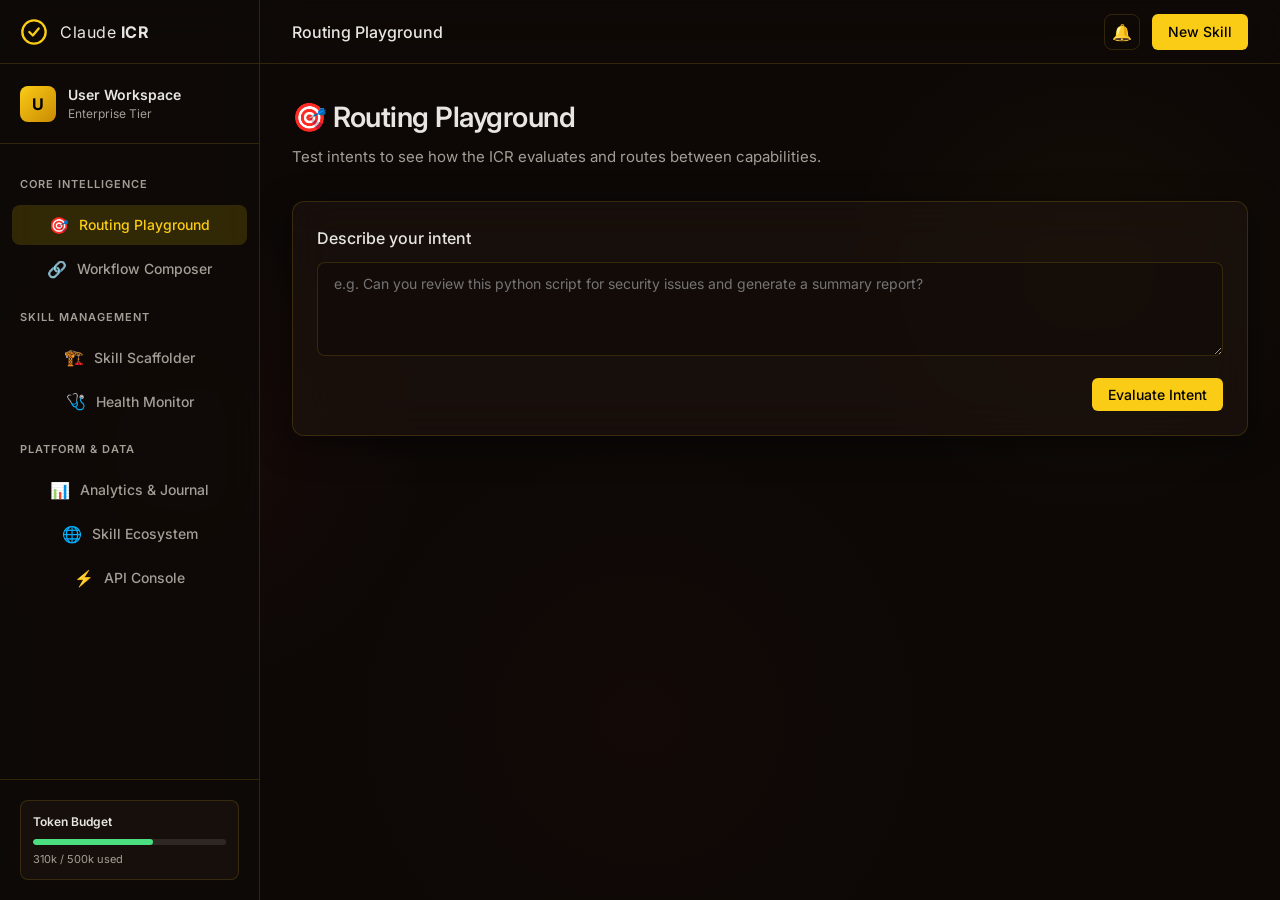
<file: index.html>
<!DOCTYPE html>
<html lang="en">
<head>
  <meta charset="UTF-8"/>
  <meta name="viewport" content="width=device-width,initial-scale=1.0"/>
  <title>Claude ICR — Unified Platform</title>
  <meta name="description" content="Intelligent Capability Router - Complete Platform Build"/>
  <link rel="preconnect" href="https://fonts.googleapis.com"/>
  <link rel="preconnect" href="https://fonts.gstatic.com" crossorigin/>
  <link href="https://fonts.googleapis.com/css2?family=Inter:wght@300;400;500;600;700;800&family=JetBrains+Mono:wght@400;500&display=swap" rel="stylesheet"/>
  <link rel="stylesheet" href="style.css"/>
</head>
<body>
  
  <div class="app-layout">
    
    <!-- Sidebar -->
    <aside class="sidebar">
      <div class="brand">
        <svg class="logo" width="28" height="28" viewBox="0 0 24 24" fill="none"><circle cx="12" cy="12" r="10" stroke="currentColor" stroke-width="2"/><path d="M8 12 L11 15 L16 9" stroke="currentColor" stroke-width="2" stroke-linecap="round" stroke-linejoin="round"/></svg>
        <span class="brand-t">Claude <b>ICR</b></span>
      </div>
      
      <div class="user-profile">
        <div class="avatar">U</div>
        <div class="user-info">
          <strong>User Workspace</strong>
          <span>Enterprise Tier</span>
        </div>
      </div>

      <nav class="side-nav">
        <div class="nav-section">Core Intelligence</div>
        <button class="nav-item on" data-v="playground">
          <span class="icon">🎯</span> Routing Playground
        </button>
        <button class="nav-item" data-v="workflows">
          <span class="icon">🔗</span> Workflow Composer
        </button>
        
        <div class="nav-section">Skill Management</div>
        <button class="nav-item" data-v="scaffolder">
          <span class="icon">🏗️</span> Skill Scaffolder
        </button>
        <button class="nav-item" data-v="health">
          <span class="icon">🩺</span> Health Monitor
        </button>
        
        <div class="nav-section">Platform & Data</div>
        <button class="nav-item" data-v="analytics">
          <span class="icon">📊</span> Analytics & Journal
        </button>
        <button class="nav-item" data-v="ecosystem">
          <span class="icon">🌐</span> Skill Ecosystem
        </button>
        <button class="nav-item" data-v="api">
          <span class="icon">⚡</span> API Console
        </button>
      </nav>
      
      <div class="sidebar-foot">
        <div class="budget-mini">
          <div class="bm-hdr">Token Budget</div>
          <div class="bm-bar"><div class="bm-fill" style="width:62%"></div></div>
          <div class="bm-lbl">310k / 500k used</div>
        </div>
      </div>
    </aside>

    <!-- Main Content Area -->
    <div class="main-content">
      
      <!-- Topbar -->
      <header class="topbar">
        <div class="top-title" id="top-title">Routing Playground</div>
        <div class="top-actions">
          <button class="btn-icon">🔔</button>
          <button class="btn-p">New Skill</button>
        </div>
      </header>

      <div class="view-container">
        
        <!-- 1. ROUTING PLAYGROUND -->
        <main id="v-playground" class="view on">
          <div class="page-hdr">
            <div>
              <h1>🎯 Routing Playground</h1>
              <p class="sub">Test intents to see how the ICR evaluates and routes between capabilities.</p>
            </div>
          </div>

          <div class="pg-layout">
            <div class="pg-input-card card">
              <h3>Describe your intent</h3>
              <textarea id="intent-input" placeholder="e.g. Can you review this python script for security issues and generate a summary report?" rows="4"></textarea>
              <div class="pg-actions">
                <button class="btn-p" id="route-btn">Evaluate Intent</button>
              </div>
            </div>

            <div class="pg-result card" id="pg-result" style="display:none;">
              <div class="res-badge green">Routing Complete</div>
              <h2 id="res-capability">Skill Recommendation</h2>
              
              <div class="res-stats">
                <div class="stat-box">
                  <div class="stat-lbl">Confidence</div>
                  <div class="stat-val green" id="res-conf">94%</div>
                </div>
                <div class="stat-box">
                  <div class="stat-lbl">Est. Tokens</div>
                  <div class="stat-val" id="res-tok">~1,200</div>
                </div>
                <div class="stat-box">
                  <div class="stat-lbl">Latency</div>
                  <div class="stat-val" id="res-lat">~4.5s</div>
                </div>
              </div>

              <div class="res-reasoning">
                <strong>ICR Reasoning:</strong>
                <p id="res-reason-text">Detected security context. The "Security-Reviewer" skill matches 94% of criteria. Far more token-efficient than deploying an autonomous agent.</p>
              </div>
              
              <div class="res-alts">
                <strong>Alternative Paths:</strong>
                <div class="alt-row">
                  <span>Simple Prompt</span>
                  <span class="amber">45% Match (Too complex)</span>
                </div>
                <div class="alt-row">
                  <span>Agent Worker</span>
                  <span class="amber">60% Match (Overkill, high token usage)</span>
                </div>
              </div>
              
              <button class="btn-o w-full mt-4">Execute Path</button>
            </div>
          </div>
        </main>

        <!-- 2. WORKFLOW COMPOSER -->
        <main id="v-workflows" class="view">
          <div class="page-hdr">
            <div>
              <h1>🔗 Workflow Composer</h1>
              <p class="sub">Chain Skills into multi-step automated pipelines</p>
            </div>
            <button class="btn-p">+ New Workflow</button>
          </div>
          
          <div class="wf-builder-container" style="display: grid; grid-template-columns: 1fr 1fr; gap: 20px; margin-top: 20px;">
            <div class="card p-0" style="background: var(--bg2);">
              <div style="padding: 16px; border-bottom: 1px solid var(--border); font-weight: 600;">Available Skills Library</div>
              <div class="wf-skill-list" style="padding: 16px; display: flex; flex-direction: column; gap: 10px; max-height: 400px; overflow-y: auto;">
                 <button class="btn-o wf-add-btn" style="text-align:left;" data-skill="🔒 Security Reviewer">🔒 Security Reviewer</button>
                 <button class="btn-o wf-add-btn" style="text-align:left;" data-skill="📝 API Doc Writer">📝 API Doc Writer</button>
                 <button class="btn-o wf-add-btn" style="text-align:left;" data-skill="🔀 PR Description Writer">🔀 PR Description Writer</button>
                 <button class="btn-o wf-add-btn" style="text-align:left;" data-skill="📈 Automated EDA">📈 Automated EDA</button>
                 <button class="btn-o wf-add-btn" style="text-align:left;" data-skill="🎨 Figma to JIRA">🎨 Figma to JIRA</button>
                 <button class="btn-o wf-add-btn" style="text-align:left;" data-skill="🏗️ Terraform EKS Architect">🏗️ Terraform EKS Architect</button>
                 <button class="btn-o wf-add-btn" style="text-align:left;" data-skill="📋 Team Meeting Notes">📋 Team Meeting Notes</button>
              </div>
            </div>
            
            <div class="card p-0" style="background: var(--bg1);">
              <div style="padding: 16px; border-bottom: 1px solid var(--border); font-weight: 600; display: flex; justify-content: space-between; align-items: center;">
                <span>Current Workflow Pipeline</span>
                <button class="btn-s" id="deploy-wf-btn" disabled>Deploy Workflow</button>
              </div>
              <div id="wf-dropzone" style="padding: 20px; display: flex; flex-direction: column; gap: 10px; min-height: 300px; align-items: center; justify-content: flex-start;">
                 <p style="color: var(--t2); font-size: 0.9rem; text-align: center; margin-top: 40px;" id="wf-empty-text">Click a skill on the left to add it to your pipeline.</p>
              </div>
            </div>
          </div>
          
          <div id="deployed-workflows-container" style="display: none; margin-top: 40px;">
            <h3 style="font-size: 1.1rem; margin-bottom: 16px; border-top: 1px solid var(--border); padding-top: 20px;">Active Workflows</h3>
            <div class="wf-grid" id="deployed-workflows-grid">
              <!-- Dynamically populated -->
            </div>
          </div>
        </main>

        <!-- 3. SKILL SCAFFOLDER -->
        <main id="v-scaffolder" class="view">
          <div class="page-hdr">
            <div>
              <h1>🏗️ Skill Scaffolder</h1>
              <p class="sub">Convert successful prompts into structured, reusable skills.</p>
            </div>
          </div>
          
          <div class="card suggest-card">
            <div class="sb-icon">💡</div>
            <div class="sb-body">
              <strong>Repetitive Pattern Detected</strong>
              <p>You've run "Fix types in React component" 12 times this week. Scaffold it into a formal Skill to save ~40% tokens per run?</p>
            </div>
            <div class="sb-actions">
              <button class="btn-p" id="scaffold-accept">Auto-Scaffold</button>
            </div>
          </div>
          
          <div class="code-preview mt-4 card" id="scaffold-code" style="display:none;">
            <h3>Generated SKILL.md</h3>
            <pre><code>name: React Type Fixer
description: Analyzes React components and generates comprehensive TypeScript interfaces.
triggers: ["fix types", "typescript react"]
context: ["active_file", "package.json"]
rules:
  - "Prefer interfaces over types"
  - "Include JSDoc comments"</code></pre>
            <button class="btn-o mt-4">Deploy to Library</button>
          </div>

          <div id="template-msg" style="display:none; padding: 12px; margin-bottom: 16px; background: rgba(16, 185, 129, 0.1); border: 1px solid var(--green); border-radius: 8px; color: var(--green);"></div>

          <h3 class="mt-5 mb-3" style="font-size: 1.1rem; color: var(--t1);">Popular Default Templates</h3>
          <div style="display: grid; grid-template-columns: 1fr 1fr; gap: 16px; margin-bottom: 20px;">
            <div class="card suggest-card" style="flex-direction: column; align-items: flex-start; position: relative;">
              <div class="eye-icon" onclick="previewTemplateModal('API Documentation')" style="position: absolute; top: 15px; right: 15px; cursor: pointer; font-size: 1.2rem; opacity: 0.7; transition: opacity 0.2s;" title="Preview Template">👁️</div>
              <div style="display: flex; align-items: center; gap: 10px; margin-bottom: 8px;">
                <div class="sb-icon">📝</div>
                <strong>API Documentation</strong>
              </div>
              <p style="font-size: 0.85rem; color: var(--t2); margin-bottom: 16px;">Standardized OpenAPI/Swagger spec generator template.</p>
              <button class="btn-o w-full" style="width: 100%;" onclick="showTemplatePreview('API Documentation')">Use Template</button>
            </div>
            
            <div class="card suggest-card" style="flex-direction: column; align-items: flex-start; position: relative;">
              <div class="eye-icon" onclick="previewTemplateModal('Unit Test Generator')" style="position: absolute; top: 15px; right: 15px; cursor: pointer; font-size: 1.2rem; opacity: 0.7; transition: opacity 0.2s;" title="Preview Template">👁️</div>
              <div style="display: flex; align-items: center; gap: 10px; margin-bottom: 8px;">
                <div class="sb-icon">🧪</div>
                <strong>Unit Test Generator</strong>
              </div>
              <p style="font-size: 0.85rem; color: var(--t2); margin-bottom: 16px;">Jest/PyTest scaffold that enforces high coverage rules.</p>
              <button class="btn-o w-full" style="width: 100%;" onclick="showTemplatePreview('Unit Test Generator')">Use Template</button>
            </div>
            
            <div class="card suggest-card" style="flex-direction: column; align-items: flex-start; position: relative;">
              <div class="eye-icon" onclick="previewTemplateModal('Release Notes')" style="position: absolute; top: 15px; right: 15px; cursor: pointer; font-size: 1.2rem; opacity: 0.7; transition: opacity 0.2s;" title="Preview Template">👁️</div>
              <div style="display: flex; align-items: center; gap: 10px; margin-bottom: 8px;">
                <div class="sb-icon">🚀</div>
                <strong>Release Notes</strong>
              </div>
              <p style="font-size: 0.85rem; color: var(--t2); margin-bottom: 16px;">Extracts Jira tickets and formats customer-facing notes.</p>
              <button class="btn-o w-full" style="width: 100%;" onclick="showTemplatePreview('Release Notes')">Use Template</button>
            </div>
            
            <div class="card suggest-card" style="flex-direction: column; align-items: flex-start; position: relative;">
              <div class="eye-icon" onclick="previewTemplateModal('Security Audit')" style="position: absolute; top: 15px; right: 15px; cursor: pointer; font-size: 1.2rem; opacity: 0.7; transition: opacity 0.2s;" title="Preview Template">👁️</div>
              <div style="display: flex; align-items: center; gap: 10px; margin-bottom: 8px;">
                <div class="sb-icon">🛡️</div>
                <strong>Security Audit</strong>
              </div>
              <p style="font-size: 0.85rem; color: var(--t2); margin-bottom: 16px;">OWASP top 10 checklist and vulnerability scanner prompt.</p>
              <button class="btn-o w-full" style="width: 100%;" onclick="showTemplatePreview('Security Audit')">Use Template</button>
            </div>
            
            <div class="card suggest-card" style="flex-direction: column; align-items: flex-start; position: relative;">
              <div class="eye-icon" onclick="previewTemplateModal('Code Migration')" style="position: absolute; top: 15px; right: 15px; cursor: pointer; font-size: 1.2rem; opacity: 0.7; transition: opacity 0.2s;" title="Preview Template">👁️</div>
              <div style="display: flex; align-items: center; gap: 10px; margin-bottom: 8px;">
                <div class="sb-icon">🔄</div>
                <strong>Code Migration</strong>
              </div>
              <p style="font-size: 0.85rem; color: var(--t2); margin-bottom: 16px;">Translates Python to Go while preserving architecture.</p>
              <button class="btn-o w-full" style="width: 100%;" onclick="showTemplatePreview('Code Migration')">Use Template</button>
            </div>

            <div class="card suggest-card" style="flex-direction: column; align-items: flex-start; position: relative;">
              <div class="eye-icon" onclick="previewTemplateModal('DB Schema Designer')" style="position: absolute; top: 15px; right: 15px; cursor: pointer; font-size: 1.2rem; opacity: 0.7; transition: opacity 0.2s;" title="Preview Template">👁️</div>
              <div style="display: flex; align-items: center; gap: 10px; margin-bottom: 8px;">
                <div class="sb-icon">🗄️</div>
                <strong>DB Schema Designer</strong>
              </div>
              <p style="font-size: 0.85rem; color: var(--t2); margin-bottom: 16px;">Generates optimized Prisma schemas with relations.</p>
              <button class="btn-o w-full" style="width: 100%;" onclick="showTemplatePreview('DB Schema Designer')">Use Template</button>
            </div>
          </div>
        </main>

        <!-- 4. HEALTH MONITOR -->
        <main id="v-health" class="view">
          <div class="page-hdr">
            <div>
              <h1>🩺 Skill Health Monitor</h1>
              <p class="sub">Detect conflicts, overlaps, and stale skills across your library.</p>
            </div>
            <button class="btn-o">Run Full Audit</button>
          </div>
          
          <div class="health-stats">
            <div class="stat-card card">
              <div class="stat-val green">94%</div>
              <div class="stat-lbl">Library Health</div>
            </div>
            <div class="stat-card card">
              <div class="stat-val amber">2</div>
              <div class="stat-lbl">Conflicts</div>
            </div>
            <div class="stat-card card">
              <div class="stat-val red">4</div>
              <div class="stat-lbl">Stale Skills</div>
            </div>
          </div>
          
          <div class="conflict-list mt-4">
            <h3>Active Issues</h3>
            <div class="issue-row card">
              <div class="issue-icon amber">⚠️</div>
              <div class="issue-body">
                <strong>Intent Overlap Detected</strong>
                <p>"Python Formatter" and "Code Stylist" trigger on identical prompts (e.g. "format this code").</p>
              </div>
              <button class="btn-s">Merge</button>
            </div>
          </div>
        </main>

        <!-- 5. ANALYTICS & JOURNAL -->
        <main id="v-analytics" class="view">
          <div class="page-hdr">
            <div>
              <h1>📊 Analytics & Journal</h1>
              <p class="sub">Token ROI, acceptance rates, and complete decision logging.</p>
            </div>
            <select class="select-box"><option>Last 30 Days</option></select>
          </div>
          
          <div class="journal-summary mb-4">
             <div class="js-stat card">
               <div class="js-val">147</div>
               <div class="js-lbl">Decisions</div>
             </div>
             <div class="js-stat card">
               <div class="js-val green">78%</div>
               <div class="js-lbl">Acceptance</div>
             </div>
             <div class="js-stat card">
               <div class="js-val">14,400</div>
               <div class="js-lbl">Tokens Saved</div>
             </div>
          </div>
          
          <div class="card p-0">
            <table class="journal-table">
              <thead>
                <tr>
                  <th>Time</th>
                  <th>Intent</th>
                  <th>Recommended</th>
                  <th>Tokens</th>
                  <th>Signal</th>
                </tr>
              </thead>
              <tbody id="analytics-body">
                <tr>
                  <td>10:42 AM</td>
                  <td>"Review security..."</td>
                  <td><span class="badge skill">Skill</span></td>
                  <td>-350</td>
                  <td><span class="green">👍 Accepted</span></td>
                </tr>
                <tr>
                  <td>09:15 AM</td>
                  <td>"Fix typo in README"</td>
                  <td><span class="badge simple">Prompt</span></td>
                  <td>-50</td>
                  <td><span class="green">👍 Accepted</span></td>
                </tr>
              </tbody>
            </table>
          </div>
        </main>

        <!-- 6. ECOSYSTEM -->
        <main id="v-ecosystem" class="view">
           <div class="page-hdr">
            <div>
              <h1>🌐 Skill Ecosystem</h1>
              <p class="sub">Discover and install community-contributed skills.</p>
            </div>
            <input type="text" class="search-box" placeholder="Search skills..."/>
          </div>
          
          <div class="eco-grid">
            <div class="eco-card card">
              <div class="eco-hdr">
                <div class="eco-icon">🏗️</div>
                <div>
                  <h4>Terraform Architect</h4>
                  <small>By @devops-team</small>
                </div>
              </div>
              <p class="eco-desc mt-2">Generates AWS infrastructure from natural language requirements.</p>
              <div class="eco-foot mt-4">
                <span>1.2k installs</span>
                <button class="btn-s">Install</button>
              </div>
            </div>
             <div class="eco-card card">
              <div class="eco-hdr">
                <div class="eco-icon">🎨</div>
                <div>
                  <h4>Tailwind Stylist</h4>
                  <small>By @frontend-guild</small>
                </div>
              </div>
              <p class="eco-desc mt-2">Converts CSS to highly optimized Tailwind utility classes.</p>
              <div class="eco-foot mt-4">
                <span>840 installs</span>
                <button class="btn-s">Install</button>
              </div>
            </div>
          </div>
        </main>

        <!-- 7. API CONSOLE -->
        <main id="v-api" class="view">
          <div class="page-hdr">
            <div>
              <h1>⚡ API Console</h1>
              <p class="sub">Integrate ICR intelligence into your tools.</p>
            </div>
          </div>
          
          <div class="card code-panel">
            <div class="panel-tabs">
              <button class="ptab on">Request</button>
              <button class="ptab">Response</button>
            </div>
            <pre><code>curl -X POST https://api.anthropic.com/v1/icr/route \
  -H "Authorization: Bearer sk-ant-..." \
  -H "Content-Type: application/json" \
  -d '{
    "intent": "Review code for security",
    "user_skills": ["security-reviewer"]
  }'</code></pre>
          </div>
        </main>

      </div>
    </div>
  </div>

  <!-- Template Preview Modal -->
  <div id="template-modal" style="display:none; position:fixed; top:0; left:0; width:100%; height:100%; background:rgba(0,0,0,0.6); z-index:1000; align-items:center; justify-content:center; backdrop-filter: blur(4px);">
    <div class="card" style="background:var(--bg1); width:90%; max-width:550px; max-height:80vh; overflow-y:auto; position:relative; box-shadow: 0 10px 40px rgba(0,0,0,0.5); border: 1px solid var(--border);">
      <button onclick="closeTemplateModal()" style="position:absolute; top:15px; right:20px; background:none; border:none; font-size:1.8rem; color:var(--t2); cursor:pointer;">&times;</button>
      <h3 id="modal-title" style="margin-top:0; color:var(--t1);">Template Preview</h3>
      <pre id="modal-content" style="background:var(--bg2); padding:16px; border-radius:8px; border:1px solid var(--border); font-size:0.85rem; color:var(--green); margin-top:16px; white-space: pre-wrap; font-family: 'JetBrains Mono', monospace;"></pre>
      <button class="btn-p mt-4" style="width:100%;" onclick="useTemplateFromModal()">Use This Template</button>
    </div>
  </div>

  <script src="app.js"></script>
</body>
</html>
</file>
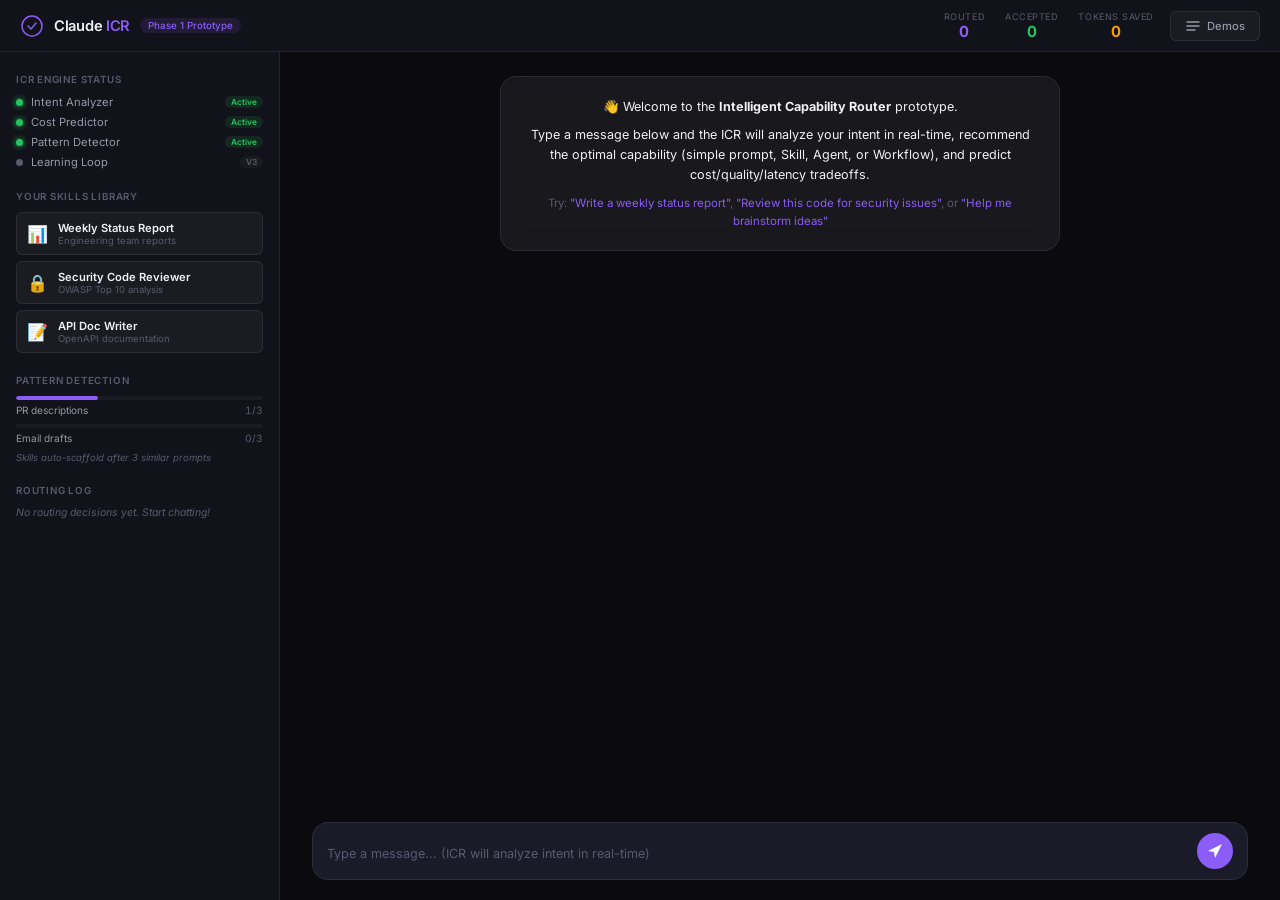
<file: phase1-prototype/index.html>
<!DOCTYPE html>
<html lang="en">
<head>
  <meta charset="UTF-8" />
  <meta name="viewport" content="width=device-width, initial-scale=1.0" />
  <title>ICR Phase 1 — Intelligent Capability Router Prototype</title>
  <meta name="description" content="Interactive prototype demonstrating Claude's Intelligent Capability Router (ICR) — AI-native meta-routing for Skills, Agents, and Workflows." />
  <link rel="preconnect" href="https://fonts.googleapis.com" />
  <link rel="preconnect" href="https://fonts.gstatic.com" crossorigin />
  <link href="https://fonts.googleapis.com/css2?family=Inter:wght@300;400;500;600;700&family=JetBrains+Mono:wght@400;500&display=swap" rel="stylesheet" />
  <link rel="stylesheet" href="style.css" />
</head>
<body>
  <!-- Top Navigation -->
  <header id="app-header">
    <div class="header-left">
      <div class="logo-mark">
        <svg width="24" height="24" viewBox="0 0 24 24" fill="none">
          <circle cx="12" cy="12" r="10" stroke="currentColor" stroke-width="1.5"/>
          <path d="M8 12 L11 15 L16 9" stroke="currentColor" stroke-width="1.5" stroke-linecap="round" stroke-linejoin="round"/>
        </svg>
      </div>
      <span class="header-title">Claude <span class="header-accent">ICR</span></span>
      <span class="header-badge">Phase 1 Prototype</span>
    </div>
    <div class="header-right">
      <div id="stats-bar">
        <div class="stat" id="stat-routed">
          <span class="stat-label">Routed</span>
          <span class="stat-value" id="stat-routed-val">0</span>
        </div>
        <div class="stat" id="stat-accepted">
          <span class="stat-label">Accepted</span>
          <span class="stat-value" id="stat-accepted-val">0</span>
        </div>
        <div class="stat" id="stat-tokens-saved">
          <span class="stat-label">Tokens Saved</span>
          <span class="stat-value" id="stat-tokens-val">0</span>
        </div>
      </div>
      <button id="btn-demo-scenarios" class="btn-secondary" title="Load demo scenarios">
        <svg width="16" height="16" viewBox="0 0 16 16" fill="none"><path d="M2 4h12M2 8h12M2 12h8" stroke="currentColor" stroke-width="1.5" stroke-linecap="round"/></svg>
        Demos
      </button>
    </div>
  </header>

  <!-- Main Layout -->
  <main id="app-main">
    <!-- Sidebar: ICR Dashboard -->
    <aside id="sidebar">
      <div class="sidebar-section">
        <h3 class="sidebar-heading">ICR Engine Status</h3>
        <div class="engine-status">
          <div class="status-row">
            <span class="status-dot active"></span>
            <span>Intent Analyzer</span>
            <span class="status-tag">Active</span>
          </div>
          <div class="status-row">
            <span class="status-dot active"></span>
            <span>Cost Predictor</span>
            <span class="status-tag">Active</span>
          </div>
          <div class="status-row">
            <span class="status-dot active"></span>
            <span>Pattern Detector</span>
            <span class="status-tag">Active</span>
          </div>
          <div class="status-row">
            <span class="status-dot pending"></span>
            <span>Learning Loop</span>
            <span class="status-tag phase-later">V3</span>
          </div>
        </div>
      </div>

      <div class="sidebar-section">
        <h3 class="sidebar-heading">Your Skills Library</h3>
        <div id="skills-library">
          <div class="skill-card-mini" data-skill="weekly-report">
            <span class="skill-icon">📊</span>
            <div>
              <div class="skill-name">Weekly Status Report</div>
              <div class="skill-desc">Engineering team reports</div>
            </div>
          </div>
          <div class="skill-card-mini" data-skill="code-review">
            <span class="skill-icon">🔒</span>
            <div>
              <div class="skill-name">Security Code Reviewer</div>
              <div class="skill-desc">OWASP Top 10 analysis</div>
            </div>
          </div>
          <div class="skill-card-mini" data-skill="api-docs">
            <span class="skill-icon">📝</span>
            <div>
              <div class="skill-name">API Doc Writer</div>
              <div class="skill-desc">OpenAPI documentation</div>
            </div>
          </div>
        </div>
      </div>

      <div class="sidebar-section">
        <h3 class="sidebar-heading">Pattern Detection</h3>
        <div id="pattern-tracker">
          <div class="pattern-item">
            <div class="pattern-bar-bg"><div class="pattern-bar" style="width: 20%"></div></div>
            <span class="pattern-label">PR descriptions <span class="pattern-count">1/3</span></span>
          </div>
          <div class="pattern-item">
            <div class="pattern-bar-bg"><div class="pattern-bar" style="width: 0%"></div></div>
            <span class="pattern-label">Email drafts <span class="pattern-count">0/3</span></span>
          </div>
        </div>
        <p class="sidebar-hint">Skills auto-scaffold after 3 similar prompts</p>
      </div>

      <div class="sidebar-section">
        <h3 class="sidebar-heading">Routing Log</h3>
        <div id="routing-log">
          <p class="log-empty">No routing decisions yet. Start chatting!</p>
        </div>
      </div>
    </aside>

    <!-- Chat Area -->
    <section id="chat-area">
      <div id="chat-messages">
        <div class="message system-message">
          <div class="message-content">
            <p>👋 Welcome to the <strong>Intelligent Capability Router</strong> prototype.</p>
            <p>Type a message below and the ICR will analyze your intent in real-time, recommend the optimal capability (simple prompt, Skill, Agent, or Workflow), and predict cost/quality/latency tradeoffs.</p>
            <p class="hint-text">Try: <em>"Write a weekly status report"</em>, <em>"Review this code for security issues"</em>, or <em>"Help me brainstorm ideas"</em></p>
          </div>
        </div>
      </div>

      <div id="chat-input-area">
        <div id="input-wrapper">
          <textarea id="chat-input" placeholder="Type a message... (ICR will analyze intent in real-time)" rows="1"></textarea>
          <button id="btn-send" title="Send message">
            <svg width="20" height="20" viewBox="0 0 20 20" fill="none"><path d="M3 10L17 3L10 17L9 11L3 10Z" fill="currentColor"/></svg>
          </button>
        </div>
        <div id="intent-preview" class="hidden">
          <div id="intent-preview-content"></div>
        </div>
      </div>
    </section>
  </main>

  <!-- Demo Scenarios Panel (overlay) -->
  <div id="demo-panel" class="hidden">
    <div class="demo-panel-inner">
      <div class="demo-header">
        <h3>Demo Scenarios</h3>
        <button id="btn-close-demos" class="btn-icon">&times;</button>
      </div>
      <p class="demo-description">Click a scenario to simulate the ICR routing decision.</p>
      <div class="demo-grid">
        <button class="demo-card" data-demo="high-confidence">
          <div class="demo-badge confidence-high">Confidence &gt;85%</div>
          <h4>Inline Nudge</h4>
          <p>"Write a weekly status report for my engineering team"</p>
          <span class="demo-tag">Matches: Weekly Report Skill</span>
        </button>
        <button class="demo-card" data-demo="medium-confidence">
          <div class="demo-badge confidence-medium">Confidence 50-85%</div>
          <h4>Comparison Card</h4>
          <p>"Analyze this API and write documentation"</p>
          <span class="demo-tag">Matches: API Doc Writer Skill</span>
        </button>
        <button class="demo-card" data-demo="low-confidence">
          <div class="demo-badge confidence-low">Confidence &lt;50%</div>
          <h4>Silent Mode</h4>
          <p>"Help me brainstorm names for my new startup"</p>
          <span class="demo-tag">No skill match → simple prompt</span>
        </button>
        <button class="demo-card" data-demo="pattern-detect">
          <div class="demo-badge confidence-scaffold">Pattern Detected</div>
          <h4>Auto-Scaffolding</h4>
          <p>"Write a PR description for my latest changes"</p>
          <span class="demo-tag">3rd similar prompt → scaffold trigger</span>
        </button>
        <button class="demo-card" data-demo="security-review">
          <div class="demo-badge confidence-high">Confidence &gt;85%</div>
          <h4>Code Review</h4>
          <p>"Review this code for SQL injection and XSS"</p>
          <span class="demo-tag">Matches: Security Reviewer Skill</span>
        </button>
        <button class="demo-card" data-demo="multi-intent">
          <div class="demo-badge confidence-medium">Multi-Intent</div>
          <h4>Decomposition</h4>
          <p>"Review this code, write docs, and create a PR description"</p>
          <span class="demo-tag">3 sub-intents detected</span>
        </button>
      </div>
    </div>
  </div>

  <!-- Skill Scaffolding Modal -->
  <div id="scaffold-modal" class="modal hidden">
    <div class="modal-backdrop"></div>
    <div class="modal-content scaffold-modal-content">
      <div class="scaffold-header">
        <h3>🛠️ Skill Auto-Scaffolding</h3>
        <p class="scaffold-subtitle">I drafted this Skill from your last 3 similar prompts:</p>
      </div>
      <div class="scaffold-body">
        <div class="skill-preview-code" id="scaffold-code">
          <pre><code>---
name: "PR Description Writer"
description: "Generates PR descriptions from diff summaries
  and commit messages"
---

## Instructions
Write a clear, concise PR description covering:
1. What changed and why
2. Key implementation details
3. Testing approach
4. Breaking changes (if any)

## Format
- Use markdown headers
- Include a one-line summary at the top
- List affected files/modules
- Keep to ~300 words</code></pre>
        </div>
        <div class="scaffold-meta">
          <div class="scaffold-meta-row">
            <span class="meta-label">Sources:</span>
            <span>Conversations on Apr 12, 19, 29</span>
          </div>
          <div class="scaffold-meta-row">
            <span class="meta-label">Impact:</span>
            <span>Save ~800 tokens and ~3s per use</span>
          </div>
        </div>
      </div>
      <div class="scaffold-actions">
        <button class="btn-primary" id="scaffold-accept">✓ Accept &amp; Save</button>
        <button class="btn-secondary" id="scaffold-edit">✎ Edit First</button>
        <button class="btn-ghost" id="scaffold-skip">✕ Skip</button>
      </div>
    </div>
  </div>

  <script src="app.js"></script>
</body>
</html>
</file>
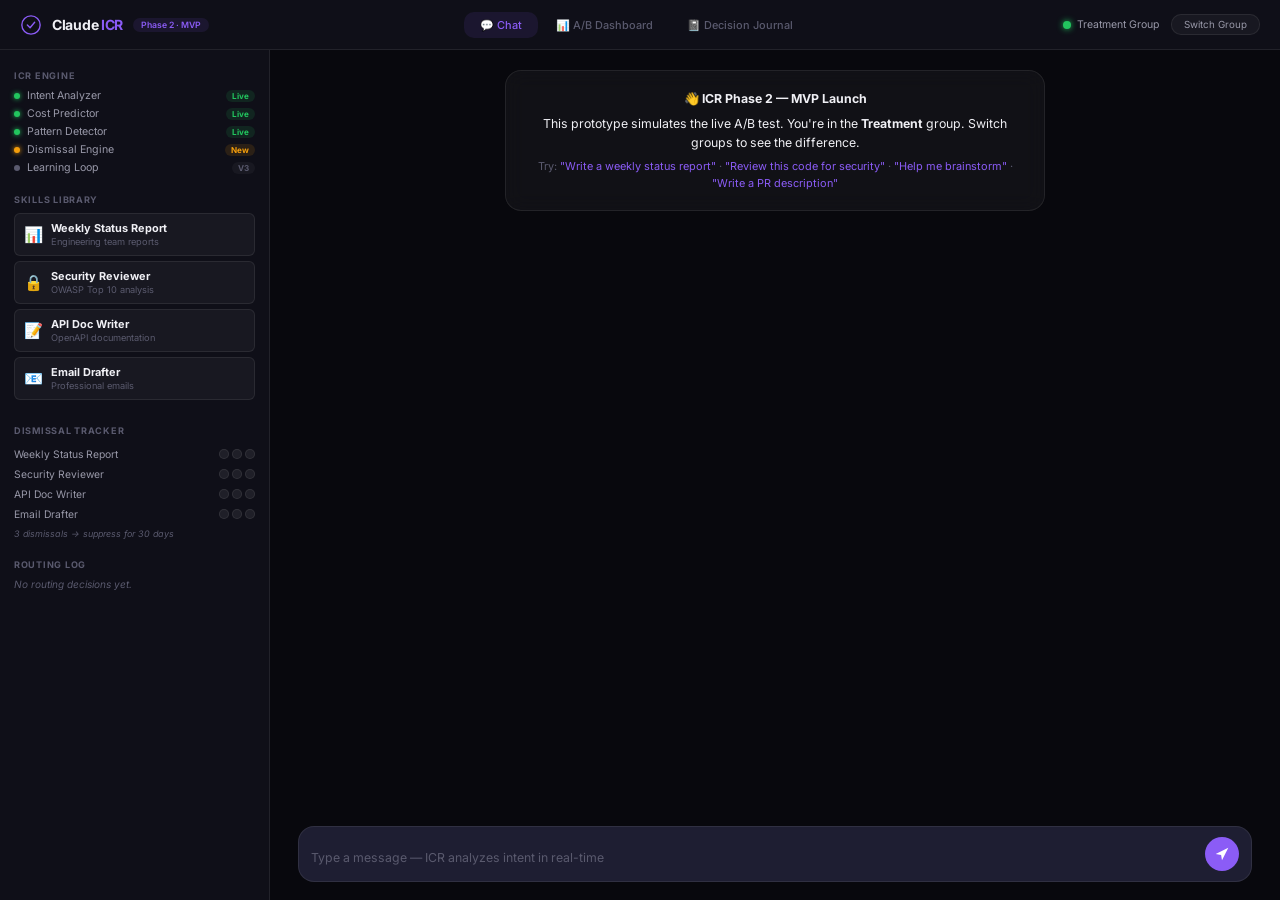
<file: phase2-mvp/index.html>
<!DOCTYPE html>
<html lang="en">
<head>
  <meta charset="UTF-8"/>
  <meta name="viewport" content="width=device-width,initial-scale=1.0"/>
  <title>ICR Phase 2 — MVP Launch Dashboard</title>
  <meta name="description" content="Phase 2 MVP of Claude's Intelligent Capability Router — A/B testing, dismissal intelligence, and live recommendation UI."/>
  <link rel="preconnect" href="https://fonts.googleapis.com"/>
  <link rel="preconnect" href="https://fonts.gstatic.com" crossorigin/>
  <link href="https://fonts.googleapis.com/css2?family=Inter:wght@300;400;500;600;700;800&family=JetBrains+Mono:wght@400;500&display=swap" rel="stylesheet"/>
  <link rel="stylesheet" href="style.css"/>
</head>
<body>
  <!-- ═══ TOP HEADER ═══ -->
  <header id="app-header">
    <div class="header-left">
      <div class="logo-mark"><svg width="22" height="22" viewBox="0 0 24 24" fill="none"><circle cx="12" cy="12" r="10" stroke="currentColor" stroke-width="1.5"/><path d="M8 12 L11 15 L16 9" stroke="currentColor" stroke-width="1.5" stroke-linecap="round" stroke-linejoin="round"/></svg></div>
      <span class="header-title">Claude <span class="accent">ICR</span></span>
      <span class="badge phase-badge">Phase 2 · MVP</span>
    </div>
    <nav class="header-tabs">
      <button class="tab active" data-view="chat" id="tab-chat">💬 Chat</button>
      <button class="tab" data-view="dashboard" id="tab-dashboard">📊 A/B Dashboard</button>
      <button class="tab" data-view="journal" id="tab-journal">📓 Decision Journal</button>
    </nav>
    <div class="header-right">
      <div class="ab-indicator" id="ab-indicator">
        <span class="ab-dot treatment"></span>
        <span>Treatment Group</span>
      </div>
      <button id="btn-toggle-ab" class="btn-sm" title="Toggle A/B group">Switch Group</button>
    </div>
  </header>

  <!-- ═══ CHAT VIEW ═══ -->
  <main id="view-chat" class="view active-view">
    <aside id="sidebar">
      <div class="sb-section">
        <h3 class="sb-heading">ICR Engine</h3>
        <div class="engine-grid">
          <div class="eng-row"><span class="dot on"></span>Intent Analyzer<span class="eng-tag on">Live</span></div>
          <div class="eng-row"><span class="dot on"></span>Cost Predictor<span class="eng-tag on">Live</span></div>
          <div class="eng-row"><span class="dot on"></span>Pattern Detector<span class="eng-tag on">Live</span></div>
          <div class="eng-row"><span class="dot warn"></span>Dismissal Engine<span class="eng-tag warn">New</span></div>
          <div class="eng-row"><span class="dot off"></span>Learning Loop<span class="eng-tag off">V3</span></div>
        </div>
      </div>
      <div class="sb-section">
        <h3 class="sb-heading">Skills Library</h3>
        <div id="skills-lib">
          <div class="skill-mini"><span class="sk-icon">📊</span><div><strong>Weekly Status Report</strong><small>Engineering team reports</small></div></div>
          <div class="skill-mini"><span class="sk-icon">🔒</span><div><strong>Security Reviewer</strong><small>OWASP Top 10 analysis</small></div></div>
          <div class="skill-mini"><span class="sk-icon">📝</span><div><strong>API Doc Writer</strong><small>OpenAPI documentation</small></div></div>
          <div class="skill-mini"><span class="sk-icon">📧</span><div><strong>Email Drafter</strong><small>Professional emails</small></div></div>
        </div>
      </div>
      <div class="sb-section">
        <h3 class="sb-heading">Dismissal Tracker</h3>
        <div id="dismissal-tracker"></div>
        <p class="sb-hint">3 dismissals → suppress for 30 days</p>
      </div>
      <div class="sb-section">
        <h3 class="sb-heading">Routing Log</h3>
        <div id="routing-log"><p class="log-empty">No routing decisions yet.</p></div>
      </div>
    </aside>
    <section id="chat-area">
      <div id="chat-messages">
        <div class="msg sys-msg"><div class="msg-body">
          <p>👋 <strong>ICR Phase 2 — MVP Launch</strong></p>
          <p>This prototype simulates the live A/B test. You're in the <strong id="group-label">Treatment</strong> group. Switch groups to see the difference.</p>
          <p class="hint">Try: <em>"Write a weekly status report"</em> · <em>"Review this code for security"</em> · <em>"Help me brainstorm"</em> · <em>"Write a PR description"</em></p>
        </div></div>
      </div>
      <div id="input-area">
        <div id="input-box">
          <textarea id="chat-input" rows="1" placeholder="Type a message — ICR analyzes intent in real-time"></textarea>
          <button id="btn-send"><svg width="18" height="18" viewBox="0 0 20 20" fill="none"><path d="M3 10L17 3L10 17L9 11L3 10Z" fill="currentColor"/></svg></button>
        </div>
        <div id="intent-bar" class="hidden"></div>
      </div>
    </section>
  </main>

  <!-- ═══ A/B DASHBOARD VIEW ═══ -->
  <main id="view-dashboard" class="view">
    <div class="dash-container">
      <div class="dash-header">
        <div>
          <h2>A/B Test Dashboard</h2>
          <p class="dash-sub">ICR Treatment vs Control · Week 2 of 4 · 10% Pro rollout</p>
        </div>
        <div class="dash-controls">
          <div class="rollout-badge" id="rollout-badge">🟢 Rollout: 10%</div>
          <button class="btn-sm" id="btn-expand-rollout">Expand to 25%</button>
        </div>
      </div>

      <!-- KPI Cards -->
      <div class="kpi-grid">
        <div class="kpi-card primary">
          <div class="kpi-label">Acceptance Rate</div>
          <div class="kpi-value" id="kpi-acceptance">38.2%</div>
          <div class="kpi-target">Target: >35% <span class="kpi-status pass">✓ PASS</span></div>
          <div class="kpi-bar-bg"><div class="kpi-bar" style="width:76%"></div></div>
        </div>
        <div class="kpi-card">
          <div class="kpi-label">Annoyance Rate</div>
          <div class="kpi-value" id="kpi-annoyance">14.7%</div>
          <div class="kpi-target">Guardrail: <25% <span class="kpi-status pass">✓ SAFE</span></div>
          <div class="kpi-bar-bg"><div class="kpi-bar green" style="width:59%"></div></div>
        </div>
        <div class="kpi-card">
          <div class="kpi-label">Skill Creation Rate</div>
          <div class="kpi-value">62/1K</div>
          <div class="kpi-target">Target: 50+/1K/week <span class="kpi-status pass">✓ PASS</span></div>
          <div class="kpi-bar-bg"><div class="kpi-bar" style="width:82%"></div></div>
        </div>
        <div class="kpi-card">
          <div class="kpi-label">P95 Latency</div>
          <div class="kpi-value">87ms</div>
          <div class="kpi-target">Guardrail: <150ms <span class="kpi-status pass">✓ SAFE</span></div>
          <div class="kpi-bar-bg"><div class="kpi-bar green" style="width:58%"></div></div>
        </div>
      </div>

      <!-- Treatment vs Control -->
      <div class="comparison-section">
        <h3>Treatment vs Control — Key Metrics</h3>
        <div class="comp-table-wrap">
          <table class="comp-table">
            <thead><tr><th>Metric</th><th>Control (No ICR)</th><th>Treatment (ICR)</th><th>Δ Delta</th><th>Significance</th></tr></thead>
            <tbody>
              <tr><td>Skills Created / User / Week</td><td>0.3</td><td>1.8</td><td class="positive">+500%</td><td><span class="sig high">p < 0.001</span></td></tr>
              <tr><td>Avg Tokens / Session</td><td>4,200</td><td>2,890</td><td class="positive">-31.2%</td><td><span class="sig high">p < 0.001</span></td></tr>
              <tr><td>Retry Rate</td><td>19.4%</td><td>8.1%</td><td class="positive">-58.2%</td><td><span class="sig high">p < 0.01</span></td></tr>
              <tr><td>Feature Adoption (≥2 types)</td><td>14.2%</td><td>37.8%</td><td class="positive">+166%</td><td><span class="sig high">p < 0.001</span></td></tr>
              <tr><td>7-Day Retention</td><td>68.3%</td><td>79.1%</td><td class="positive">+15.8%</td><td><span class="sig med">p < 0.05</span></td></tr>
              <tr><td>NPS Score</td><td>42</td><td>56</td><td class="positive">+14 pts</td><td><span class="sig med">p < 0.05</span></td></tr>
            </tbody>
          </table>
        </div>
      </div>

      <!-- Charts Row -->
      <div class="charts-grid">
        <div class="chart-card">
          <h4>Acceptance Rate — Daily Trend</h4>
          <canvas id="chart-acceptance" height="200"></canvas>
        </div>
        <div class="chart-card">
          <h4>Routing Confidence Distribution</h4>
          <canvas id="chart-confidence" height="200"></canvas>
        </div>
      </div>

      <!-- Dismissal Intelligence -->
      <div class="dismissal-section">
        <h3>Dismissal Intelligence</h3>
        <div class="dismissal-grid">
          <div class="dismiss-card">
            <div class="dismiss-label">Inline Nudge Dismissals</div>
            <div class="dismiss-value">12.3%</div>
            <div class="dismiss-bar-bg"><div class="dismiss-bar" style="width:49%"></div></div>
            <small>Below 25% guardrail ✓</small>
          </div>
          <div class="dismiss-card">
            <div class="dismiss-label">Comparison Card Dismissals</div>
            <div class="dismiss-value">18.1%</div>
            <div class="dismiss-bar-bg"><div class="dismiss-bar amber" style="width:72%"></div></div>
            <small>Below 25% guardrail ✓</small>
          </div>
          <div class="dismiss-card">
            <div class="dismiss-label">Users Auto-Suppressed</div>
            <div class="dismiss-value">4.2%</div>
            <div class="dismiss-bar-bg"><div class="dismiss-bar green" style="width:17%"></div></div>
            <small>3+ dismissals triggered suppression</small>
          </div>
          <div class="dismiss-card">
            <div class="dismiss-label">Suppression Recovery</div>
            <div class="dismiss-value">67%</div>
            <div class="dismiss-bar-bg"><div class="dismiss-bar" style="width:67%"></div></div>
            <small>Re-engaged after 30-day cooldown</small>
          </div>
        </div>
      </div>

      <!-- Rollout Decision -->
      <div class="rollout-section">
        <h3>Rollout Decision Gate</h3>
        <div class="gate-grid">
          <div class="gate-item pass"><span class="gate-icon">✅</span><div><strong>Acceptance Rate >35%</strong><p>Current: 38.2% — Exceeds target</p></div></div>
          <div class="gate-item pass"><span class="gate-icon">✅</span><div><strong>Annoyance Rate <25%</strong><p>Current: 14.7% — Well within guardrail</p></div></div>
          <div class="gate-item pass"><span class="gate-icon">✅</span><div><strong>Statistical Significance</strong><p>5 of 6 metrics at p < 0.05</p></div></div>
          <div class="gate-item pass"><span class="gate-icon">✅</span><div><strong>Latency <150ms P95</strong><p>Current: 87ms — 42% headroom</p></div></div>
        </div>
        <div class="gate-verdict">
          <span class="verdict-badge pass">✓ ALL GATES PASSED</span>
          <span>Recommendation: <strong>Expand rollout to 25%</strong></span>
        </div>
      </div>
    </div>
  </main>

  <!-- ═══ DECISION JOURNAL VIEW ═══ -->
  <main id="view-journal" class="view">
    <div class="journal-container">
      <div class="journal-header">
        <div>
          <h2>📓 Decision Journal</h2>
          <p class="dash-sub">Every ICR routing decision with outcomes — transparent & auditable</p>
        </div>
        <div class="journal-summary">
          <div class="js-stat"><span class="js-val" id="j-total">0</span><span class="js-label">Total Decisions</span></div>
          <div class="js-stat"><span class="js-val accent" id="j-accepted">0</span><span class="js-label">Accepted</span></div>
          <div class="js-stat"><span class="js-val amber" id="j-dismissed">0</span><span class="js-label">Dismissed</span></div>
          <div class="js-stat"><span class="js-val green" id="j-saved">0</span><span class="js-label">Tokens Saved</span></div>
        </div>
      </div>
      <div id="journal-entries">
        <p class="log-empty">No decisions recorded yet. Start chatting to populate the journal.</p>
      </div>
    </div>
  </main>

  <!-- ═══ SCAFFOLD MODAL ═══ -->
  <div id="scaffold-modal" class="modal hidden">
    <div class="modal-bg"></div>
    <div class="modal-body scaffold-body">
      <div class="scaffold-head">
        <h3>🛠️ Skill Auto-Scaffolding</h3>
        <p>I drafted this Skill from your last 3 similar prompts:</p>
      </div>
      <div class="scaffold-code" id="scaffold-code-block">
        <pre><code>---
name: "PR Description Writer"
description: "Generates PR descriptions from
  diff summaries and commit messages"
---

## Instructions
Write a clear, concise PR description:
1. What changed and why
2. Key implementation details
3. Testing approach
4. Breaking changes (if any)

## Format
- Markdown headers per section
- One-line summary at top
- List affected files/modules
- ~300 words max</code></pre>
      </div>
      <div class="scaffold-meta">
        <span><strong>Sources:</strong> Conversations on Apr 15, 22, 29</span>
        <span><strong>Impact:</strong> Save ~800 tokens & ~3s per use</span>
      </div>
      <div class="scaffold-btns">
        <button class="btn-primary" id="sc-accept">✓ Accept & Save</button>
        <button class="btn-outline" id="sc-edit">✎ Edit First</button>
        <button class="btn-ghost" id="sc-skip">✕ Skip</button>
      </div>
    </div>
  </div>

  <script src="app.js"></script>
</body>
</html>
</file>
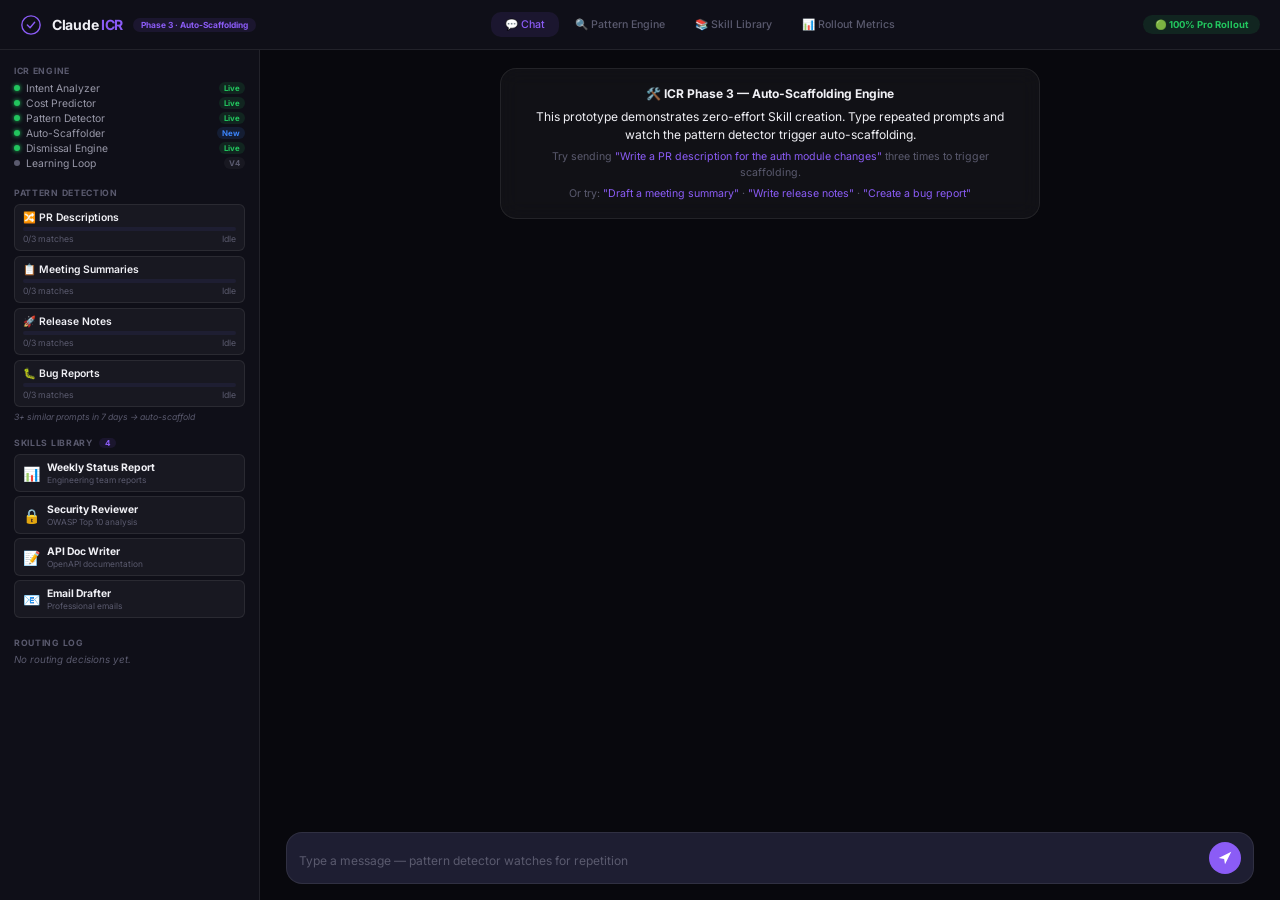
<file: phase3-scaffolding/index.html>
<!DOCTYPE html>
<html lang="en">
<head>
  <meta charset="UTF-8"/>
  <meta name="viewport" content="width=device-width,initial-scale=1.0"/>
  <title>ICR Phase 3 — Auto-Scaffolding Engine</title>
  <meta name="description" content="Phase 3: Zero-effort Skill creation through pattern detection and auto-scaffolding of SKILL.md files."/>
  <link rel="preconnect" href="https://fonts.googleapis.com"/>
  <link rel="preconnect" href="https://fonts.gstatic.com" crossorigin/>
  <link href="https://fonts.googleapis.com/css2?family=Inter:wght@300;400;500;600;700;800&family=JetBrains+Mono:wght@400;500&display=swap" rel="stylesheet"/>
  <link rel="stylesheet" href="style.css"/>
</head>
<body>
  <header id="hdr">
    <div class="hdr-l">
      <svg class="logo" width="22" height="22" viewBox="0 0 24 24" fill="none"><circle cx="12" cy="12" r="10" stroke="currentColor" stroke-width="1.5"/><path d="M8 12 L11 15 L16 9" stroke="currentColor" stroke-width="1.5" stroke-linecap="round" stroke-linejoin="round"/></svg>
      <span class="hdr-t">Claude <b>ICR</b></span>
      <span class="badge">Phase 3 · Auto-Scaffolding</span>
    </div>
    <nav class="tabs">
      <button class="tab on" data-v="chat">💬 Chat</button>
      <button class="tab" data-v="patterns">🔍 Pattern Engine</button>
      <button class="tab" data-v="library">📚 Skill Library</button>
      <button class="tab" data-v="metrics">📊 Rollout Metrics</button>
    </nav>
    <div class="hdr-r">
      <div class="rollout-pill">🟢 100% Pro Rollout</div>
    </div>
  </header>

  <!-- ═══ CHAT VIEW ═══ -->
  <main id="v-chat" class="view on">
    <aside id="sidebar">
      <div class="sb-s">
        <h3 class="sb-h">ICR Engine</h3>
        <div class="eng"><span class="d on"></span>Intent Analyzer<span class="etag on">Live</span></div>
        <div class="eng"><span class="d on"></span>Cost Predictor<span class="etag on">Live</span></div>
        <div class="eng"><span class="d on"></span>Pattern Detector<span class="etag on">Live</span></div>
        <div class="eng"><span class="d on"></span>Auto-Scaffolder<span class="etag new">New</span></div>
        <div class="eng"><span class="d on"></span>Dismissal Engine<span class="etag on">Live</span></div>
        <div class="eng"><span class="d off"></span>Learning Loop<span class="etag off">V4</span></div>
      </div>
      <div class="sb-s">
        <h3 class="sb-h">Pattern Detection</h3>
        <div id="pattern-sidebar"></div>
        <p class="sb-hint">3+ similar prompts in 7 days → auto-scaffold</p>
      </div>
      <div class="sb-s">
        <h3 class="sb-h">Skills Library <span class="count" id="skill-count">4</span></h3>
        <div id="skills-sidebar"></div>
      </div>
      <div class="sb-s">
        <h3 class="sb-h">Routing Log</h3>
        <div id="rlog"><p class="muted">No routing decisions yet.</p></div>
      </div>
    </aside>
    <section id="chat">
      <div id="msgs">
        <div class="msg sys"><div class="mb">
          <p>🛠️ <strong>ICR Phase 3 — Auto-Scaffolding Engine</strong></p>
          <p>This prototype demonstrates zero-effort Skill creation. Type repeated prompts and watch the pattern detector trigger auto-scaffolding.</p>
          <p class="hint">Try sending <em>"Write a PR description for the auth module changes"</em> three times to trigger scaffolding.</p>
          <p class="hint">Or try: <em>"Draft a meeting summary"</em> · <em>"Write release notes"</em> · <em>"Create a bug report"</em></p>
        </div></div>
      </div>
      <div id="iarea">
        <div id="ibox">
          <textarea id="inp" rows="1" placeholder="Type a message — pattern detector watches for repetition"></textarea>
          <button id="send"><svg width="18" height="18" viewBox="0 0 20 20" fill="none"><path d="M3 10L17 3L10 17L9 11L3 10Z" fill="currentColor"/></svg></button>
        </div>
        <div id="ibar" class="hidden"></div>
      </div>
    </section>
  </main>

  <!-- ═══ PATTERN ENGINE VIEW ═══ -->
  <main id="v-patterns" class="view">
    <div class="container">
      <div class="page-hdr">
        <div><h2>🔍 Pattern Detection Engine</h2><p class="sub">Monitors conversation patterns across sliding 20-conversation window</p></div>
      </div>
      <div class="flow-diagram">
        <div class="flow-step"><div class="flow-icon">📝</div><div class="flow-label">User sends prompt</div></div>
        <div class="flow-arrow">→</div>
        <div class="flow-step"><div class="flow-icon">🧠</div><div class="flow-label">Extract pattern signature</div></div>
        <div class="flow-arrow">→</div>
        <div class="flow-step"><div class="flow-icon">🔍</div><div class="flow-label">Match against window</div></div>
        <div class="flow-arrow">→</div>
        <div class="flow-step highlight"><div class="flow-icon">⚡</div><div class="flow-label">≥3 matches → Scaffold!</div></div>
      </div>
      <h3 class="sec-title">Active Pattern Signatures</h3>
      <div id="pattern-grid" class="pattern-grid"></div>
      <h3 class="sec-title">Conversation Window (Last 20)</h3>
      <div id="conv-window" class="conv-window"></div>
    </div>
  </main>

  <!-- ═══ SKILL LIBRARY VIEW ═══ -->
  <main id="v-library" class="view">
    <div class="container">
      <div class="page-hdr">
        <div><h2>📚 Skill Library</h2><p class="sub">All Skills — including auto-scaffolded ones with source transparency</p></div>
        <div class="lib-stats">
          <div class="ls"><span class="lv" id="ls-total">4</span><span class="ll">Total</span></div>
          <div class="ls"><span class="lv accent" id="ls-manual">4</span><span class="ll">Manual</span></div>
          <div class="ls"><span class="lv green" id="ls-auto">0</span><span class="ll">Auto-Scaffolded</span></div>
          <div class="ls"><span class="lv amber" id="ls-saved">0</span><span class="ll">Tokens Saved</span></div>
        </div>
      </div>
      <div id="lib-grid" class="lib-grid"></div>
    </div>
  </main>

  <!-- ═══ ROLLOUT METRICS VIEW ═══ -->
  <main id="v-metrics" class="view">
    <div class="container">
      <div class="page-hdr"><div><h2>📊 Phase 3 Rollout Metrics</h2><p class="sub">100% Pro Rollout · Auto-Scaffolding Active · Month 5-6</p></div></div>
      <div class="kpi-row">
        <div class="kpi primary"><div class="kpi-l">Skills Created / 1K Users / Week</div><div class="kpi-v">62</div><div class="kpi-t">Target: 50+ <span class="pass">✓ PASS</span></div><div class="kpi-b"><div class="kpi-f" style="width:82%"></div></div></div>
        <div class="kpi"><div class="kpi-l">Scaffold Acceptance Rate</div><div class="kpi-v">58.3%</div><div class="kpi-t">Target: >50% <span class="pass">✓ PASS</span></div><div class="kpi-b"><div class="kpi-f" style="width:73%"></div></div></div>
        <div class="kpi"><div class="kpi-l">Time to First Skill</div><div class="kpi-v">4.2 days</div><div class="kpi-t">Target: <7 days <span class="pass">✓ PASS</span></div><div class="kpi-b"><div class="kpi-f green" style="width:60%"></div></div></div>
        <div class="kpi"><div class="kpi-l">Core Metric Regression</div><div class="kpi-v">None</div><div class="kpi-t">Guardrail: no regression <span class="pass">✓ SAFE</span></div><div class="kpi-b"><div class="kpi-f green" style="width:100%"></div></div></div>
      </div>
      <div class="metrics-grid">
        <div class="m-card">
          <h4>Scaffold Sources</h4>
          <div class="bar-chart" id="chart-sources"></div>
        </div>
        <div class="m-card">
          <h4>Skill Creation Method — Before vs After Phase 3</h4>
          <div class="before-after">
            <div class="ba-col"><div class="ba-label">Before</div><div class="ba-bar"><div class="ba-fill manual" style="height:100%"><span>100%<br>Manual</span></div></div></div>
            <div class="ba-arrow">→</div>
            <div class="ba-col"><div class="ba-label">After</div><div class="ba-bar"><div class="ba-fill auto" style="height:68%"><span>68%<br>Auto</span></div><div class="ba-fill manual" style="height:32%"><span>32%<br>Manual</span></div></div></div>
          </div>
        </div>
      </div>
      <div class="exit-section">
        <h3 class="sec-title">Phase 3 Exit Criteria</h3>
        <div class="exit-grid">
          <div class="exit ok"><span>✅</span><div><strong>50+ Skills / 1K users / week</strong><p>Current: 62 — exceeds target</p></div></div>
          <div class="exit ok"><span>✅</span><div><strong>Scaffold acceptance >50%</strong><p>Current: 58.3% — exceeds target</p></div></div>
          <div class="exit ok"><span>✅</span><div><strong>Time-to-first-Skill <7 days</strong><p>Current: 4.2 days — 40% under target</p></div></div>
          <div class="exit ok"><span>✅</span><div><strong>No core metric regression</strong><p>All Phase 2 metrics stable or improved</p></div></div>
        </div>
        <div class="exit-verdict"><span class="vb pass">✓ ALL GATES PASSED</span><span>Phase 3 complete. Ready for <strong>Phase 4: Intelligence</strong></span></div>
      </div>
    </div>
  </main>

  <!-- ═══ SCAFFOLD MODAL ═══ -->
  <div id="scaffold-modal" class="modal hidden">
    <div class="modal-bg"></div>
    <div class="modal-card">
      <div class="sc-head">
        <h3>🛠️ Skill Auto-Scaffolding</h3>
        <p id="sc-subtitle">I drafted this Skill from your last 3 similar prompts:</p>
      </div>
      <div class="sc-editor" id="sc-editor">
        <div class="sc-code" id="sc-code" contenteditable="false"></div>
      </div>
      <div class="sc-meta" id="sc-meta"></div>
      <div class="sc-btns">
        <button class="btn-p" id="sc-accept">✓ Accept & Save</button>
        <button class="btn-o" id="sc-edit">✎ Edit First</button>
        <button class="btn-g" id="sc-skip">✕ Skip</button>
      </div>
    </div>
  </div>

  <script src="app.js"></script>
</body>
</html>
</file>
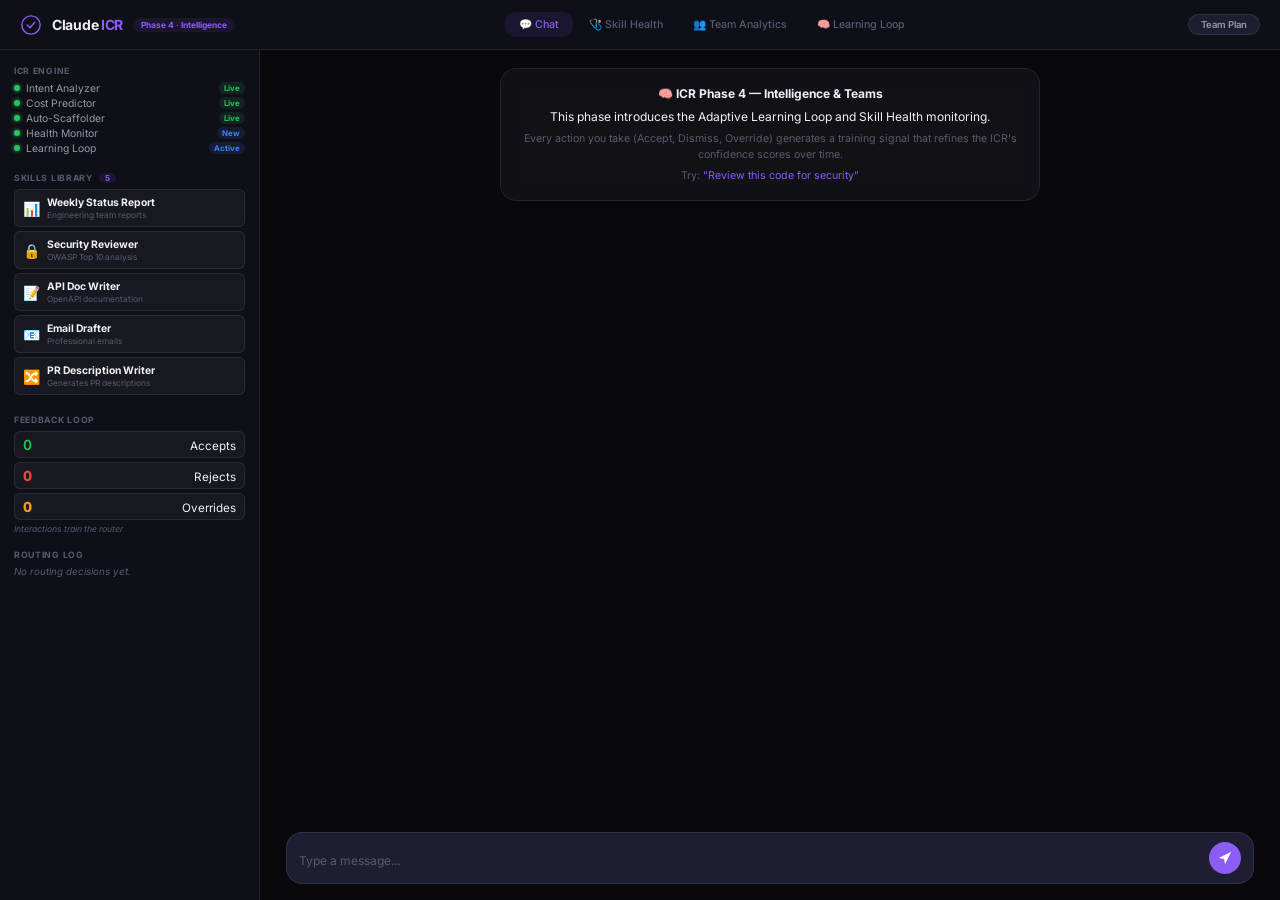
<file: phase4-intelligence/index.html>
<!DOCTYPE html>
<html lang="en">
<head>
  <meta charset="UTF-8"/>
  <meta name="viewport" content="width=device-width,initial-scale=1.0"/>
  <title>ICR Phase 4 — Intelligence & Team</title>
  <meta name="description" content="Phase 4: Skill Health Monitor, Team Analytics, and Adaptive Learning Loop."/>
  <link rel="preconnect" href="https://fonts.googleapis.com"/>
  <link rel="preconnect" href="https://fonts.gstatic.com" crossorigin/>
  <link href="https://fonts.googleapis.com/css2?family=Inter:wght@300;400;500;600;700;800&family=JetBrains+Mono:wght@400;500&display=swap" rel="stylesheet"/>
  <link rel="stylesheet" href="style.css"/>
</head>
<body>
  <header id="hdr">
    <div class="hdr-l">
      <svg class="logo" width="22" height="22" viewBox="0 0 24 24" fill="none"><circle cx="12" cy="12" r="10" stroke="currentColor" stroke-width="1.5"/><path d="M8 12 L11 15 L16 9" stroke="currentColor" stroke-width="1.5" stroke-linecap="round" stroke-linejoin="round"/></svg>
      <span class="hdr-t">Claude <b>ICR</b></span>
      <span class="badge">Phase 4 · Intelligence</span>
    </div>
    <nav class="tabs">
      <button class="tab on" data-v="chat">💬 Chat</button>
      <button class="tab" data-v="health">🩺 Skill Health</button>
      <button class="tab" data-v="team">👥 Team Analytics</button>
      <button class="tab" data-v="learning">🧠 Learning Loop</button>
    </nav>
    <div class="hdr-r">
      <div class="team-badge">Team Plan</div>
    </div>
  </header>

  <!-- ═══ CHAT VIEW ═══ -->
  <main id="v-chat" class="view on">
    <aside id="sidebar">
      <div class="sb-s">
        <h3 class="sb-h">ICR Engine</h3>
        <div class="eng"><span class="d on"></span>Intent Analyzer<span class="etag on">Live</span></div>
        <div class="eng"><span class="d on"></span>Cost Predictor<span class="etag on">Live</span></div>
        <div class="eng"><span class="d on"></span>Auto-Scaffolder<span class="etag on">Live</span></div>
        <div class="eng"><span class="d on"></span>Health Monitor<span class="etag new">New</span></div>
        <div class="eng"><span class="d on"></span>Learning Loop<span class="etag new">Active</span></div>
      </div>
      <div class="sb-s">
        <h3 class="sb-h">Skills Library <span class="count" id="skill-count">5</span></h3>
        <div id="skills-sidebar"></div>
      </div>
      <div class="sb-s">
        <h3 class="sb-h">Feedback Loop</h3>
        <div id="feedback-sidebar">
           <div class="fb-stat"><span class="fb-v green" id="fb-acc">0</span> <small>Accepts</small></div>
           <div class="fb-stat"><span class="fb-v red" id="fb-rej">0</span> <small>Rejects</small></div>
           <div class="fb-stat"><span class="fb-v amber" id="fb-ovr">0</span> <small>Overrides</small></div>
        </div>
        <p class="sb-hint">Interactions train the router</p>
      </div>
      <div class="sb-s">
        <h3 class="sb-h">Routing Log</h3>
        <div id="rlog"><p class="muted">No routing decisions yet.</p></div>
      </div>
    </aside>
    <section id="chat">
      <div id="msgs">
        <div class="msg sys"><div class="mb">
          <p>🧠 <strong>ICR Phase 4 — Intelligence & Teams</strong></p>
          <p>This phase introduces the Adaptive Learning Loop and Skill Health monitoring.</p>
          <p class="hint">Every action you take (Accept, Dismiss, Override) generates a training signal that refines the ICR's confidence scores over time.</p>
          <p class="hint">Try: <em>"Review this code for security"</em></p>
        </div></div>
      </div>
      <div id="iarea">
        <div id="ibox">
          <textarea id="inp" rows="1" placeholder="Type a message..."></textarea>
          <button id="send"><svg width="18" height="18" viewBox="0 0 20 20" fill="none"><path d="M3 10L17 3L10 17L9 11L3 10Z" fill="currentColor"/></svg></button>
        </div>
        <div id="ibar" class="hidden"></div>
      </div>
    </section>
  </main>

  <!-- ═══ SKILL HEALTH VIEW ═══ -->
  <main id="v-health" class="view">
    <div class="container">
      <div class="page-hdr">
        <div><h2>🩺 Skill Health Monitor</h2><p class="sub">Weekly scan detecting stale, conflicting, redundant, and low-effectiveness Skills</p></div>
        <button class="btn-p" id="run-scan">↻ Run Scan Now</button>
      </div>
      
      <div class="health-summary">
        <div class="hs-stat"><div class="hs-val">5</div><div class="hs-lbl">Total Skills</div></div>
        <div class="hs-stat"><div class="hs-val red">1</div><div class="hs-lbl">Action Required</div></div>
        <div class="hs-stat"><div class="hs-val amber">2</div><div class="hs-lbl">Needs Attention</div></div>
        <div class="hs-stat"><div class="hs-val green">94%</div><div class="hs-lbl">Overall Health</div></div>
      </div>

      <h3 class="sec-title">Health Report Recommendations</h3>
      <div class="health-grid" id="health-grid">
        <!-- Conflicting -->
        <div class="hc-card conflict">
          <div class="hc-hdr">
            <span class="hc-badge">CONFLICTING</span>
            <span class="hc-date">Detected 2d ago</span>
          </div>
          <h4>"PR Description Writer" vs "Release Notes Writer"</h4>
          <p class="hc-desc">These two skills have 85% overlapping instructions and keywords. Users frequently invoke the wrong one.</p>
          <div class="hc-action">
            <span>Suggestion: Merge into "Release Management Writer"</span>
            <div class="hc-btns"><button class="btn-s">Merge Skills</button><button class="btn-g">Ignore</button></div>
          </div>
        </div>

        <!-- Stale -->
        <div class="hc-card stale">
          <div class="hc-hdr">
            <span class="hc-badge">STALE</span>
            <span class="hc-date">Not used in 42 days</span>
          </div>
          <h4>"Legacy API Doc Writer"</h4>
          <p class="hc-desc">Skill hasn't been invoked since the team switched to the new OpenAPI auto-generation tool.</p>
          <div class="hc-action">
            <span>Suggestion: Archive skill</span>
            <div class="hc-btns"><button class="btn-s">Archive</button><button class="btn-g">Keep Active</button></div>
          </div>
        </div>

        <!-- Low Effectiveness -->
        <div class="hc-card loweff">
          <div class="hc-hdr">
            <span class="hc-badge">LOW EFFECTIVENESS</span>
            <span class="hc-date">High edit rate (68%)</span>
          </div>
          <h4>"Email Drafter"</h4>
          <p class="hc-desc">Users consistently edit the output of this skill after generation, indicating the tone constraint is too formal.</p>
          <div class="hc-action">
            <span>Suggestion: Refine prompt instructions</span>
            <div class="hc-btns"><button class="btn-s">Edit Skill</button><button class="btn-g">Ignore</button></div>
          </div>
        </div>
      </div>
    </div>
  </main>

  <!-- ═══ TEAM ANALYTICS VIEW ═══ -->
  <main id="v-team" class="view">
    <div class="container">
      <div class="page-hdr">
        <div><h2>👥 Team Analytics</h2><p class="sub">Insights into how your organization uses Claude Skills</p></div>
        <div class="date-picker">Last 30 Days ▾</div>
      </div>

      <div class="kpi-row">
        <div class="kpi primary"><div class="kpi-l">Team Skill Adoption</div><div class="kpi-v">48%</div><div class="kpi-t">Target: 40%+ <span class="pass">✓ PASS</span></div><div class="kpi-b"><div class="kpi-f" style="width:48%"></div></div></div>
        <div class="kpi"><div class="kpi-l">Tokens Saved (Team)</div><div class="kpi-v">1.2M</div><div class="kpi-t">Estimated ROI: $360</div><div class="kpi-b"><div class="kpi-f green" style="width:80%"></div></div></div>
        <div class="kpi"><div class="kpi-l">Avg Skills per User</div><div class="kpi-v">4.2</div><div class="kpi-t">Top quartile: 8.5</div><div class="kpi-b"><div class="kpi-f" style="width:60%"></div></div></div>
        <div class="kpi"><div class="kpi-l">Simple Prompting Holdouts</div><div class="kpi-v">14%</div><div class="kpi-t">Users with 0 skills used</div><div class="kpi-b"><div class="kpi-f amber" style="width:14%"></div></div></div>
      </div>

      <div class="metrics-grid">
        <div class="m-card">
          <h4>Most Used Team Skills</h4>
          <table class="t-table">
            <thead><tr><th>Skill Name</th><th>Uses</th><th>Tokens Saved</th><th>Effectiveness</th></tr></thead>
            <tbody>
              <tr><td>📊 Weekly Status Report</td><td>842</td><td class="green">757K</td><td>92%</td></tr>
              <tr><td>🔒 Security Reviewer</td><td>615</td><td class="green">615K</td><td>88%</td></tr>
              <tr><td>🔀 PR Description Writer</td><td>430</td><td class="green">344K</td><td>95%</td></tr>
              <tr><td>📝 API Doc Writer</td><td>212</td><td class="green">296K</td><td>71%</td></tr>
            </tbody>
          </table>
        </div>
        <div class="m-card">
          <h4>Usage Modality Split</h4>
          <div class="modality-chart">
            <div class="mod-bar"><div class="m-fill skill" style="height:48%"><span>48%<br>Skills</span></div><div class="m-fill simple" style="height:42%"><span>42%<br>Simple</span></div><div class="m-fill agent" style="height:10%"><span>10%<br>Agent</span></div></div>
            <div class="mod-legend">
              <div class="ml-i"><span class="ml-dot skill"></span> Skills</div>
              <div class="ml-i"><span class="ml-dot simple"></span> Simple Prompting</div>
              <div class="ml-i"><span class="ml-dot agent"></span> Agents/Workflows</div>
            </div>
          </div>
        </div>
      </div>
    </div>
  </main>

  <!-- ═══ LEARNING LOOP VIEW ═══ -->
  <main id="v-learning" class="view">
    <div class="container">
      <div class="page-hdr">
        <div><h2>🧠 Adaptive Learning Loop</h2><p class="sub">How ICR improves its routing confidence through implicit user signals</p></div>
        <div class="pill">Model: Haiku 4.5 Router (v2.1)</div>
      </div>

      <div class="loop-diagram">
        <div class="ld-step"><div class="ld-i">👤</div><div class="ld-t">User Interaction</div><div class="ld-sub">Accept / Reject / Edit</div></div>
        <div class="ld-arr">→</div>
        <div class="ld-step active"><div class="ld-i">📡</div><div class="ld-t">Signal Extraction</div><div class="ld-sub">Weighting & vectors</div></div>
        <div class="ld-arr">→</div>
        <div class="ld-step"><div class="ld-i">🗄️</div><div class="ld-t">Aggregated Log</div><div class="ld-sub">Anonymized batch</div></div>
        <div class="ld-arr">→</div>
        <div class="ld-step"><div class="ld-i">🧠</div><div class="ld-t">Model Retraining</div><div class="ld-sub">Monthly fine-tuning</div></div>
      </div>

      <div class="metrics-grid">
        <div class="m-card">
          <h4>Recent Training Signals</h4>
          <div class="sig-feed" id="sig-feed">
             <div class="sig-item">
               <div class="sig-icon green">✓</div>
               <div class="sig-content">
                 <strong>Positive Signal (+0.5)</strong>
                 <span>User accepted "Security Reviewer" nudge for query "check code vulnerabilities"</span>
               </div>
             </div>
             <div class="sig-item">
               <div class="sig-icon red">✕</div>
               <div class="sig-content">
                 <strong>Negative Signal (-0.8)</strong>
                 <span>User dismissed comparison card for "Email Drafter". Downweighting keywords.</span>
               </div>
             </div>
             <div class="sig-item">
               <div class="sig-icon amber">⤤</div>
               <div class="sig-content">
                 <strong>Override Signal (+1.2)</strong>
                 <span>User selected "Simple Prompt" instead of recommended "API Doc Writer". Strong correction.</span>
               </div>
             </div>
             <div class="sig-item">
               <div class="sig-icon blue">✎</div>
               <div class="sig-content">
                 <strong>Quality Signal (-0.3)</strong>
                 <span>User heavily edited output of "Weekly Status Report". Flagged for Health Monitor.</span>
               </div>
             </div>
          </div>
        </div>
        <div class="m-card">
          <h4>Router Accuracy Over Time</h4>
          <canvas id="accuracy-chart" height="220"></canvas>
          <div class="chart-caption">Intent classification accuracy increased from 75% to 91% since Phase 1.</div>
        </div>
      </div>
    </div>
  </main>

  <script src="app.js"></script>
</body>
</html>
</file>
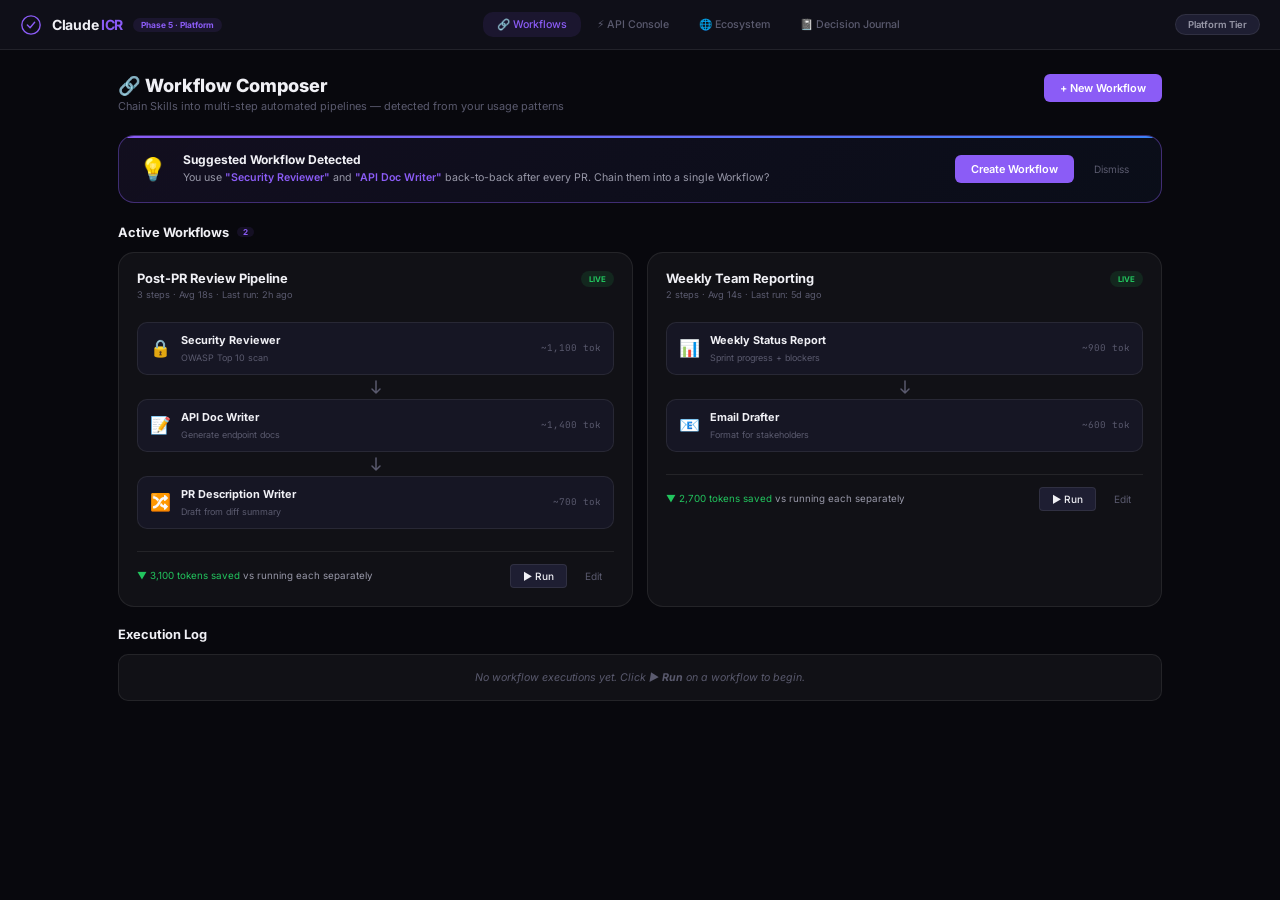
<file: phase5-platform/index.html>
<!DOCTYPE html>
<html lang="en">
<head>
  <meta charset="UTF-8"/>
  <meta name="viewport" content="width=device-width,initial-scale=1.0"/>
  <title>ICR Phase 5 — Platform & Ecosystem</title>
  <meta name="description" content="Phase 5: Workflow Composer, Programmatic API, Skill Ecosystem, Token Budget Mode, and Decision Journal."/>
  <link rel="preconnect" href="https://fonts.googleapis.com"/>
  <link rel="preconnect" href="https://fonts.gstatic.com" crossorigin/>
  <link href="https://fonts.googleapis.com/css2?family=Inter:wght@300;400;500;600;700;800&family=JetBrains+Mono:wght@400;500&display=swap" rel="stylesheet"/>
  <link rel="stylesheet" href="style.css"/>
</head>
<body>
  <header id="hdr">
    <div class="hdr-l">
      <svg class="logo" width="22" height="22" viewBox="0 0 24 24" fill="none"><circle cx="12" cy="12" r="10" stroke="currentColor" stroke-width="1.5"/><path d="M8 12 L11 15 L16 9" stroke="currentColor" stroke-width="1.5" stroke-linecap="round" stroke-linejoin="round"/></svg>
      <span class="hdr-t">Claude <b>ICR</b></span>
      <span class="badge">Phase 5 · Platform</span>
    </div>
    <nav class="tabs">
      <button class="tab on" data-v="workflows">🔗 Workflows</button>
      <button class="tab" data-v="api">⚡ API Console</button>
      <button class="tab" data-v="ecosystem">🌐 Ecosystem</button>
      <button class="tab" data-v="journal">📓 Decision Journal</button>
    </nav>
    <div class="hdr-r">
      <div class="team-badge">Platform Tier</div>
    </div>
  </header>

  <!-- ═══ WORKFLOW COMPOSER VIEW ═══ -->
  <main id="v-workflows" class="view on">
    <div class="container">
      <div class="page-hdr">
        <div>
          <h1>🔗 Workflow Composer</h1>
          <p class="sub">Chain Skills into multi-step automated pipelines — detected from your usage patterns</p>
        </div>
        <button class="btn-p" id="new-workflow">+ New Workflow</button>
      </div>

      <!-- Suggested Workflow Banner -->
      <div class="suggest-banner" id="suggest-banner">
        <div class="sb-icon">💡</div>
        <div class="sb-body">
          <strong>Suggested Workflow Detected</strong>
          <p>You use <span class="highlight">"Security Reviewer"</span> and <span class="highlight">"API Doc Writer"</span> back-to-back after every PR. Chain them into a single Workflow?</p>
        </div>
        <div class="sb-actions">
          <button class="btn-p" id="accept-suggestion">Create Workflow</button>
          <button class="btn-g" id="dismiss-suggestion">Dismiss</button>
        </div>
      </div>

      <!-- Workflow Canvas -->
      <div class="wf-section">
        <h3 class="sec-title">Active Workflows <span class="count">2</span></h3>
        <div class="wf-grid">

          <!-- Workflow 1: Post-PR Review -->
          <div class="wf-card">
            <div class="wf-card-hdr">
              <div>
                <h4>Post-PR Review Pipeline</h4>
                <span class="wf-meta">3 steps · Avg 18s · Last run: 2h ago</span>
              </div>
              <div class="wf-status live">Live</div>
            </div>
            <div class="wf-steps">
              <div class="wf-step">
                <div class="wf-step-icon">🔒</div>
                <div class="wf-step-info">
                  <strong>Security Reviewer</strong>
                  <small>OWASP Top 10 scan</small>
                </div>
                <div class="wf-step-tok">~1,100 tok</div>
              </div>
              <div class="wf-arrow">
                <svg width="16" height="16" viewBox="0 0 16 16"><path d="M8 2v12M4 10l4 4 4-4" stroke="currentColor" stroke-width="1.5" stroke-linecap="round" stroke-linejoin="round" fill="none"/></svg>
              </div>
              <div class="wf-step">
                <div class="wf-step-icon">📝</div>
                <div class="wf-step-info">
                  <strong>API Doc Writer</strong>
                  <small>Generate endpoint docs</small>
                </div>
                <div class="wf-step-tok">~1,400 tok</div>
              </div>
              <div class="wf-arrow">
                <svg width="16" height="16" viewBox="0 0 16 16"><path d="M8 2v12M4 10l4 4 4-4" stroke="currentColor" stroke-width="1.5" stroke-linecap="round" stroke-linejoin="round" fill="none"/></svg>
              </div>
              <div class="wf-step">
                <div class="wf-step-icon">🔀</div>
                <div class="wf-step-info">
                  <strong>PR Description Writer</strong>
                  <small>Draft from diff summary</small>
                </div>
                <div class="wf-step-tok">~700 tok</div>
              </div>
            </div>
            <div class="wf-card-foot">
              <div class="wf-savings">
                <span class="green">▼ 3,100 tokens saved</span> vs running each separately
              </div>
              <div class="wf-actions">
                <button class="btn-s wf-run-btn" data-wf="pr-review">▶ Run</button>
                <button class="btn-g">Edit</button>
              </div>
            </div>
          </div>

          <!-- Workflow 2: Weekly Reporting -->
          <div class="wf-card">
            <div class="wf-card-hdr">
              <div>
                <h4>Weekly Team Reporting</h4>
                <span class="wf-meta">2 steps · Avg 14s · Last run: 5d ago</span>
              </div>
              <div class="wf-status live">Live</div>
            </div>
            <div class="wf-steps">
              <div class="wf-step">
                <div class="wf-step-icon">📊</div>
                <div class="wf-step-info">
                  <strong>Weekly Status Report</strong>
                  <small>Sprint progress + blockers</small>
                </div>
                <div class="wf-step-tok">~900 tok</div>
              </div>
              <div class="wf-arrow">
                <svg width="16" height="16" viewBox="0 0 16 16"><path d="M8 2v12M4 10l4 4 4-4" stroke="currentColor" stroke-width="1.5" stroke-linecap="round" stroke-linejoin="round" fill="none"/></svg>
              </div>
              <div class="wf-step">
                <div class="wf-step-icon">📧</div>
                <div class="wf-step-info">
                  <strong>Email Drafter</strong>
                  <small>Format for stakeholders</small>
                </div>
                <div class="wf-step-tok">~600 tok</div>
              </div>
            </div>
            <div class="wf-card-foot">
              <div class="wf-savings">
                <span class="green">▼ 2,700 tokens saved</span> vs running each separately
              </div>
              <div class="wf-actions">
                <button class="btn-s wf-run-btn" data-wf="weekly">▶ Run</button>
                <button class="btn-g">Edit</button>
              </div>
            </div>
          </div>
        </div>
      </div>

      <!-- Workflow Execution Log -->
      <div class="wf-section">
        <h3 class="sec-title">Execution Log</h3>
        <div class="exec-log" id="exec-log">
          <div class="exec-empty">No workflow executions yet. Click <strong>▶ Run</strong> on a workflow to begin.</div>
        </div>
      </div>
    </div>
  </main>

  <!-- ═══ API CONSOLE VIEW ═══ -->
  <main id="v-api" class="view">
    <div class="container">
      <div class="page-hdr">
        <div>
          <h2>⚡ Programmatic ICR API</h2>
          <p class="sub">Integrate ICR intelligence into your own tools — $0.50/1K decisions</p>
        </div>
        <div class="api-badge">v1.0 · Rate Limit: 100 req/min</div>
      </div>

      <div class="api-grid">
        <!-- Endpoint Cards -->
        <div class="api-endpoints">
          <h3 class="sec-title">Endpoints</h3>
          <div class="ep-card active" data-ep="route">
            <div class="ep-method">POST</div>
            <div class="ep-path">/v1/icr/route</div>
            <div class="ep-desc">Get capability recommendation for an intent</div>
          </div>
          <div class="ep-card" data-ep="predict">
            <div class="ep-method get">GET</div>
            <div class="ep-path">/v1/icr/predict</div>
            <div class="ep-desc">Cost / quality / latency estimates per path</div>
          </div>
          <div class="ep-card" data-ep="scaffold">
            <div class="ep-method post">POST</div>
            <div class="ep-path">/v1/icr/scaffold</div>
            <div class="ep-desc">Generate a SKILL.md from pattern data</div>
          </div>
          <div class="ep-card" data-ep="health">
            <div class="ep-method get">GET</div>
            <div class="ep-path">/v1/icr/skills/health</div>
            <div class="ep-desc">Run health audit on a skill library</div>
          </div>
        </div>

        <!-- Request/Response Panel -->
        <div class="api-panel">
          <div class="panel-tabs">
            <button class="ptab on">Request</button>
            <button class="ptab">Response</button>
          </div>
          <div class="code-block" id="req-block">
            <div class="code-hdr">
              <span class="code-lang">curl</span>
              <button class="btn-copy" id="copy-req">Copy</button>
            </div>
            <pre id="req-code"><code>curl -X POST https://api.anthropic.com/v1/icr/route \
  -H "Authorization: Bearer sk-ant-..." \
  -H "Content-Type: application/json" \
  -d '{
    "intent": "Review this code for security vulnerabilities",
    "user_skills": ["security-reviewer", "api-doc-writer"],
    "context": {
      "platform": "claude-code",
      "recent_patterns": 3
    }
  }'</code></pre>
          </div>
          <div class="code-block" id="res-block" style="display:none">
            <div class="code-hdr">
              <span class="code-lang">JSON Response</span>
              <span class="res-status">200 OK · 42ms</span>
            </div>
            <pre id="res-code"><code>{
  "recommendation": {
    "capability": "skill",
    "skill_id": "security-reviewer",
    "confidence": 92,
    "reasoning": "High match on security keywords + user history"
  },
  "alternatives": [
    {
      "capability": "simple_prompt",
      "confidence": 45,
      "estimated_tokens": 2100
    }
  ],
  "predictions": {
    "recommended": {
      "tokens": 1100,
      "quality_score": 88,
      "latency_ms": 9200,
      "consistency": "high"
    },
    "simple_prompt": {
      "tokens": 2100,
      "quality_score": 62,
      "latency_ms": 12400,
      "consistency": "low"
    }
  },
  "meta": {
    "router_version": "2.1",
    "model": "haiku-4.5",
    "decision_id": "dec_8f3a9c2b"
  }
}</code></pre>
          </div>
          <button class="btn-p api-send" id="api-send">▶ Send Request</button>
          <div class="api-stats" id="api-stats" style="display:none">
            <div class="as-item"><span class="as-l">Latency</span><span class="as-v">42ms</span></div>
            <div class="as-item"><span class="as-l">Router Tokens</span><span class="as-v">48</span></div>
            <div class="as-item"><span class="as-l">Cost</span><span class="as-v">$0.0005</span></div>
            <div class="as-item"><span class="as-l">Decision ID</span><span class="as-v mono">dec_8f3a9c2b</span></div>
          </div>
        </div>
      </div>

      <!-- Usage Dashboard -->
      <div class="api-usage">
        <h3 class="sec-title">API Usage (This Month)</h3>
        <div class="usage-row">
          <div class="usage-card">
            <div class="usage-val">12,847</div>
            <div class="usage-lbl">Total Decisions</div>
            <div class="usage-bar"><div class="usage-fill" style="width:64%"></div></div>
            <div class="usage-sub">64% of 20K monthly limit</div>
          </div>
          <div class="usage-card">
            <div class="usage-val">$6.42</div>
            <div class="usage-lbl">Total Cost</div>
            <div class="usage-sub">Avg $0.0005/decision</div>
          </div>
          <div class="usage-card">
            <div class="usage-val">38ms</div>
            <div class="usage-lbl">Avg Latency</div>
            <div class="usage-sub">P95: 67ms · P99: 94ms</div>
          </div>
          <div class="usage-card">
            <div class="usage-val">94.2%</div>
            <div class="usage-lbl">Accuracy Rate</div>
            <div class="usage-sub">Based on user feedback</div>
          </div>
        </div>
      </div>
    </div>
  </main>

  <!-- ═══ ECOSYSTEM VIEW ═══ -->
  <main id="v-ecosystem" class="view">
    <div class="container">
      <div class="page-hdr">
        <div>
          <h2>🌐 Skill Ecosystem</h2>
          <p class="sub">Discover, share, and version community-contributed Skills</p>
        </div>
        <div class="eco-actions">
          <button class="btn-o" id="publish-btn">📤 Publish a Skill</button>
          <div class="search-box">
            <svg width="14" height="14" viewBox="0 0 16 16" fill="none"><circle cx="7" cy="7" r="5" stroke="currentColor" stroke-width="1.5"/><path d="M11 11l3.5 3.5" stroke="currentColor" stroke-width="1.5" stroke-linecap="round"/></svg>
            <input type="text" id="eco-search" placeholder="Search skills..."/>
          </div>
        </div>
      </div>

      <!-- Categories -->
      <div class="eco-cats">
        <button class="cat-btn on" data-cat="all">All</button>
        <button class="cat-btn" data-cat="code">💻 Code</button>
        <button class="cat-btn" data-cat="writing">✍️ Writing</button>
        <button class="cat-btn" data-cat="data">📊 Data</button>
        <button class="cat-btn" data-cat="ops">⚙️ DevOps</button>
        <button class="cat-btn" data-cat="pm">📋 PM</button>
      </div>

      <!-- Skill Templates Row -->
      <h3 class="sec-title">Featured Templates</h3>
      <div class="template-row" id="template-row">
        <!-- Populated by JS -->
      </div>

      <!-- Community Skills -->
      <h3 class="sec-title">Community Skills <span class="count" id="community-count">0</span></h3>
      <div class="eco-grid" id="eco-grid">
        <!-- Populated by JS -->
      </div>

      <!-- Skill Version History Modal -->
      <div class="version-panel" id="version-panel" style="display:none">
        <div class="vp-hdr">
          <h4 id="vp-title">Version History</h4>
          <button class="btn-g vp-close" id="vp-close">✕</button>
        </div>
        <div class="vp-body" id="vp-body">
          <!-- Populated by JS -->
        </div>
      </div>
    </div>
  </main>

  <!-- ═══ DECISION JOURNAL VIEW ═══ -->
  <main id="v-journal" class="view">
    <div class="container">
      <div class="page-hdr">
        <div>
          <h2>📓 Decision Journal</h2>
          <p class="sub">Transparent log of every ICR routing decision — building trust through visibility</p>
        </div>
        <div class="date-picker">Last 30 Days ▾</div>
      </div>

      <!-- Token Budget Mode -->
      <div class="budget-panel">
        <div class="bp-header">
          <div class="bp-icon">💰</div>
          <div class="bp-info">
            <h4>Token Budget Mode</h4>
            <p>Monthly budget: <strong id="budget-total">500,000</strong> tokens</p>
          </div>
          <div class="bp-toggle">
            <label class="toggle">
              <input type="checkbox" id="budget-toggle" checked/>
              <span class="toggle-slider"></span>
            </label>
            <span class="toggle-label">Active</span>
          </div>
        </div>
        <div class="bp-meter">
          <div class="bp-track">
            <div class="bp-fill" id="bp-fill" style="width:62%"></div>
            <div class="bp-marker" style="left:62%">
              <span class="bp-marker-label">Day 19 of 30</span>
            </div>
          </div>
          <div class="bp-labels">
            <span>0</span>
            <span id="bp-used">310,000 used</span>
            <span>500,000</span>
          </div>
        </div>
        <div class="bp-insight">
          <div class="bp-insight-item">
            <span class="bpi-val green">190,000</span>
            <span class="bpi-lbl">Remaining</span>
          </div>
          <div class="bp-insight-item">
            <span class="bpi-val">17,273</span>
            <span class="bpi-lbl">Daily Budget Left</span>
          </div>
          <div class="bp-insight-item">
            <span class="bpi-val amber">Moderate</span>
            <span class="bpi-lbl">Spend Pace</span>
          </div>
          <div class="bp-insight-item">
            <span class="bpi-val green">On Track</span>
            <span class="bpi-lbl">Budget Forecast</span>
          </div>
        </div>
      </div>

      <!-- Journal Summary -->
      <div class="journal-summary">
        <div class="js-stat">
          <div class="js-val">147</div>
          <div class="js-lbl">Total Routing Decisions</div>
        </div>
        <div class="js-stat">
          <div class="js-val green">78%</div>
          <div class="js-lbl">Acceptance Rate</div>
        </div>
        <div class="js-stat">
          <div class="js-val">14,400</div>
          <div class="js-lbl">Tokens Saved</div>
        </div>
        <div class="js-stat">
          <div class="js-val">~$4.32</div>
          <div class="js-lbl">Cost Saved</div>
        </div>
      </div>

      <!-- Decision Log Table -->
      <h3 class="sec-title">Routing Decision Log</h3>
      <div class="journal-table-wrap">
        <table class="journal-table">
          <thead>
            <tr>
              <th>Time</th>
              <th>Intent</th>
              <th>ICR Recommended</th>
              <th>User Chose</th>
              <th>Outcome</th>
              <th>Tokens</th>
              <th>Signal</th>
            </tr>
          </thead>
          <tbody id="journal-body">
            <!-- Populated by JS -->
          </tbody>
        </table>
      </div>

      <!-- What If Preview -->
      <div class="whatif-section">
        <h3 class="sec-title">🔮 "What If" Preview</h3>
        <p class="sub" style="margin-bottom:14px">Enter a prompt to preview how each capability would handle it — before committing.</p>
        <div class="whatif-input">
          <input type="text" id="whatif-inp" placeholder="e.g. Review this API endpoint for security issues..."/>
          <button class="btn-p" id="whatif-go">Preview</button>
        </div>
        <div class="whatif-results" id="whatif-results" style="display:none">
          <!-- Populated by JS -->
        </div>
      </div>
    </div>
  </main>

  <script src="app.js"></script>
</body>
</html>
</file>
<file: style.css>
:root {
  --bg-surface: rgba(30, 20, 15, 0.6);
  --bg-surface-hover: rgba(45, 30, 20, 0.8);
  --bg-sidebar: rgba(15, 10, 8, 0.85);
  
  --border: rgba(250, 204, 21, 0.15);
  --border-glow: rgba(250, 204, 21, 0.3);
  
  --text-main: #e8e6e3;
  --text-muted: #a39e96;
  
  --accent: #facc15;
  --accent-hover: #ca8a04;
  
  --green: #4ade80;
  --green-bg: rgba(74, 222, 128, 0.15);
  --amber: #facc15;
  --amber-bg: rgba(250, 204, 21, 0.15);
  --red: #ef4444;
  --red-bg: rgba(239, 68, 68, 0.15);
  
  --blur: blur(20px) saturate(120%);
  --shadow: 0 8px 32px rgba(0, 0, 0, 0.5);
  --radius: 12px;
  --radius-lg: 16px;
  
  --font-sans: 'Inter', sans-serif;
  --font-mono: 'JetBrains Mono', monospace;
}

* { box-sizing: border-box; margin: 0; padding: 0; }

body {
  font-family: var(--font-sans);
  color: var(--text-main);
  line-height: 1.5;
  overflow: hidden;
  height: 100vh;
  background-color: #0d0806;
  background-image: 
    radial-gradient(circle at 15% 50%, rgba(200, 50, 50, 0.05) 0%, transparent 20%),
    radial-gradient(circle at 85% 30%, rgba(250, 204, 21, 0.03) 0%, transparent 20%),
    radial-gradient(circle at 50% 80%, rgba(150, 50, 20, 0.04) 0%, transparent 30%);
}

.app-layout {
  display: flex;
  height: 100vh;
  width: 100vw;
}

/* SIDEBAR */
.sidebar {
  width: 260px;
  background: var(--bg-sidebar);
  backdrop-filter: var(--blur);
  -webkit-backdrop-filter: var(--blur);
  border-right: 1px solid var(--border);
  display: flex;
  flex-direction: column;
  flex-shrink: 0;
  z-index: 10;
}

.brand {
  height: 64px;
  display: flex;
  align-items: center;
  padding: 0 20px;
  border-bottom: 1px solid var(--border);
  gap: 12px;
}
.brand .logo { color: var(--accent); }
.brand-t { font-size: 16px; letter-spacing: 0.5px; }

.user-profile {
  padding: 20px;
  display: flex;
  align-items: center;
  gap: 12px;
  border-bottom: 1px solid var(--border);
}
.avatar {
  width: 36px; height: 36px;
  border-radius: 8px;
  background: linear-gradient(135deg, var(--accent), var(--accent-hover));
  display: flex; align-items: center; justify-content: center;
  font-weight: 700; color: #000;
}
.user-info { display: flex; flex-direction: column; }
.user-info strong { font-size: 14px; font-weight: 600; }
.user-info span { font-size: 12px; color: var(--text-muted); }

.side-nav {
  flex: 1;
  overflow-y: auto;
  padding: 16px 12px;
  display: flex;
  flex-direction: column;
  gap: 4px;
}
.nav-section {
  font-size: 11px;
  text-transform: uppercase;
  letter-spacing: 1px;
  color: var(--text-muted);
  margin: 16px 0 8px 8px;
  font-weight: 600;
}
.nav-item {
  width: 100%;
  display: flex; align-items: center; gap: 10px;
  padding: 10px 12px;
  background: transparent; border: none;
  color: var(--text-muted);
  font-size: 14px; font-family: var(--font-sans);
  text-align: left;
  border-radius: 8px;
  cursor: pointer;
  transition: all 0.2s ease;
}
.nav-item:hover {
  background: var(--bg-surface);
  color: var(--text-main);
}
.nav-item.on {
  background: rgba(255, 215, 0, 0.15);
  color: var(--accent);
  font-weight: 500;
}
.nav-item .icon { font-size: 16px; }

.sidebar-foot {
  padding: 20px;
  border-top: 1px solid var(--border);
}
.budget-mini {
  background: var(--bg-surface);
  padding: 12px; border-radius: 8px;
  border: 1px solid var(--border);
}
.bm-hdr { font-size: 12px; font-weight: 600; margin-bottom: 8px; }
.bm-bar { height: 6px; background: rgba(255,255,255,0.1); border-radius: 3px; overflow: hidden; margin-bottom: 6px; }
.bm-fill { height: 100%; background: var(--green); border-radius: 3px; }
.bm-lbl { font-size: 11px; color: var(--text-muted); }

/* MAIN CONTENT */
.main-content {
  flex: 1;
  display: flex;
  flex-direction: column;
  overflow: hidden;
  position: relative;
}

.topbar {
  height: 64px;
  display: flex;
  align-items: center;
  justify-content: space-between;
  padding: 0 32px;
  border-bottom: 1px solid var(--border);
  background: rgba(15, 10, 8, 0.6);
  backdrop-filter: var(--blur);
  -webkit-backdrop-filter: var(--blur);
  z-index: 5;
}
.top-title { font-size: 16px; font-weight: 500; }
.top-actions { display: flex; gap: 12px; }

.view-container {
  flex: 1;
  overflow-y: auto;
  padding: 32px;
  scroll-behavior: smooth;
}

.view { display: none; max-width: 1000px; margin: 0 auto; animation: fade-in 0.3s ease; }
.view.on { display: block; }
@keyframes fade-in { from { opacity: 0; transform: translateY(10px); } to { opacity: 1; transform: translateY(0); } }

.page-hdr {
  display: flex; justify-content: space-between; align-items: flex-end;
  margin-bottom: 32px;
}
h1 { font-size: 28px; font-weight: 600; letter-spacing: -0.5px; margin-bottom: 8px; }
h3 { font-size: 16px; font-weight: 500; margin-bottom: 12px; }
.sub { color: var(--text-muted); font-size: 15px; }

/* COMPONENTS */
.card {
  background: var(--bg-surface);
  border: 1px solid var(--border);
  border-radius: var(--radius);
  padding: 24px;
  backdrop-filter: var(--blur);
  -webkit-backdrop-filter: var(--blur);
  box-shadow: var(--shadow);
}
.p-0 { padding: 0 !important; overflow: hidden; }
.mt-4 { margin-top: 16px; }
.mt-2 { margin-top: 8px; }
.mb-4 { margin-bottom: 16px; }
.w-full { width: 100%; }

button {
  font-family: inherit; font-size: 14px; font-weight: 500;
  border-radius: 6px; cursor: pointer; transition: all 0.2s;
  display: inline-flex; align-items: center; justify-content: center;
}
.btn-p { background: var(--accent); color: #000; border: none; padding: 8px 16px; }
.btn-p:hover { background: var(--accent-hover); box-shadow: 0 0 12px var(--border-glow); }
.btn-o { background: transparent; color: var(--text-main); border: 1px solid var(--border); padding: 8px 16px; }
.btn-o:hover { background: var(--bg-surface-hover); border-color: var(--accent); color: var(--accent); }
.btn-s { background: rgba(255,255,255,0.1); color: var(--text-main); border: none; padding: 6px 12px; font-size: 12px;}
.btn-s:hover { background: rgba(255,255,255,0.2); }
.btn-icon { background: transparent; border: 1px solid var(--border); width: 36px; height: 36px; border-radius: 8px; font-size: 16px;}
.btn-icon:hover { background: var(--bg-surface-hover); }

textarea, input[type="text"], .select-box {
  width: 100%;
  background: rgba(0,0,0,0.2);
  border: 1px solid var(--border);
  color: var(--text-main);
  padding: 12px 16px;
  border-radius: 8px;
  font-family: inherit;
  font-size: 14px;
  resize: vertical;
  transition: all 0.2s;
}
textarea:focus, input[type="text"]:focus {
  outline: none; border-color: var(--accent); box-shadow: 0 0 0 2px rgba(255, 215, 0, 0.2);
}

.green { color: var(--green); }
.amber { color: var(--amber); }
.red { color: var(--red); }
.badge { display: inline-block; padding: 4px 8px; border-radius: 4px; font-size: 11px; font-weight: 600; text-transform: uppercase; }
.badge.green { background: var(--green-bg); color: var(--green); }
.badge.skill { background: rgba(255, 215, 0, 0.15); color: var(--accent); border: 1px solid rgba(255, 215, 0, 0.3);}
.badge.simple { background: rgba(161, 165, 171, 0.15); color: var(--text-muted); border: 1px solid rgba(161, 165, 171, 0.3);}

/* PLAYGROUND */
.pg-layout { display: grid; gap: 24px; }
.pg-actions { display: flex; justify-content: flex-end; margin-top: 16px; }
.res-stats { display: grid; grid-template-columns: repeat(3, 1fr); gap: 16px; margin: 24px 0; }
.stat-box { background: rgba(0,0,0,0.2); padding: 16px; border-radius: 8px; border: 1px solid var(--border); }
.stat-lbl { font-size: 12px; color: var(--text-muted); margin-bottom: 4px; }
.stat-val { font-size: 20px; font-weight: 600; font-family: var(--font-mono); }
.res-reasoning { background: rgba(0,0,0,0.2); padding: 16px; border-radius: 8px; border-left: 3px solid var(--accent); margin-bottom: 24px;}
.res-reasoning p { margin-top: 8px; font-size: 14px; color: var(--text-muted); }
.res-alts { border-top: 1px solid var(--border); padding-top: 16px; }
.alt-row { display: flex; justify-content: space-between; font-size: 14px; padding: 8px 0; border-bottom: 1px solid rgba(255,255,255,0.05);}

/* WORKFLOWS */
.wf-grid { display: grid; gap: 24px; }
.wf-card-hdr { display: flex; justify-content: space-between; align-items: flex-start; margin-bottom: 20px; }
.wf-meta { font-size: 12px; color: var(--text-muted); }
.wf-status.live { font-size: 11px; text-transform: uppercase; background: var(--green-bg); color: var(--green); padding: 4px 8px; border-radius: 4px; font-weight: 600; }
.wf-steps { display: flex; align-items: center; gap: 12px; background: rgba(0,0,0,0.2); padding: 16px; border-radius: 8px; border: 1px solid var(--border); overflow-x: auto; }
.wf-step { background: var(--bg-surface); padding: 8px 12px; border-radius: 6px; border: 1px solid var(--border); font-size: 13px; font-weight: 500; white-space: nowrap; }
.wf-arrow { color: var(--text-muted); font-weight: bold; }
.wf-card-foot { display: flex; justify-content: space-between; align-items: center; font-size: 13px; }

/* HEALTH & ANALYTICS */
.health-stats { display: grid; grid-template-columns: repeat(3, 1fr); gap: 16px; }
.stat-card { text-align: center; }
.stat-card .stat-val { font-size: 32px; font-weight: 700; margin-bottom: 4px; }
.stat-card .stat-lbl { font-size: 13px; color: var(--text-muted); }

.issue-row { display: flex; align-items: center; gap: 16px; padding: 16px !important; }
.issue-icon { font-size: 24px; }
.issue-body { flex: 1; }
.issue-body p { font-size: 13px; color: var(--text-muted); margin-top: 4px; }

.journal-summary { display: grid; grid-template-columns: repeat(4, 1fr); gap: 16px; }
.js-stat { padding: 16px !important; }
.js-val { font-size: 24px; font-weight: 600; font-family: var(--font-mono); }
.js-lbl { font-size: 12px; color: var(--text-muted); }

.journal-table { width: 100%; border-collapse: collapse; text-align: left; font-size: 13px; }
.journal-table th { padding: 16px; border-bottom: 1px solid var(--border); color: var(--text-muted); font-weight: 500; background: rgba(0,0,0,0.1); }
.journal-table td { padding: 16px; border-bottom: 1px solid rgba(255,255,255,0.05); }

/* ECOSYSTEM */
.eco-grid { display: grid; grid-template-columns: repeat(auto-fill, minmax(280px, 1fr)); gap: 24px; }
.eco-hdr { display: flex; gap: 12px; align-items: center; }
.eco-icon { width: 40px; height: 40px; background: rgba(255,255,255,0.1); border-radius: 8px; display: flex; align-items: center; justify-content: center; font-size: 20px;}
.eco-desc { font-size: 13px; color: var(--text-muted); line-height: 1.4; height: 38px; overflow: hidden; }
.eco-foot { display: flex; justify-content: space-between; align-items: center; font-size: 12px; color: var(--text-muted); }

/* MISC / CODE */
pre {
  background: #000; padding: 16px; border-radius: 8px;
  overflow-x: auto; font-family: var(--font-mono); font-size: 13px; color: #a1a5ab;
}
.suggest-card { display: flex; gap: 16px; align-items: flex-start; border-color: var(--accent); background: linear-gradient(to right, rgba(255, 215, 0, 0.1), var(--bg-surface)); }
.sb-icon { font-size: 24px; }
.sb-body { flex: 1; }
.sb-body p { font-size: 14px; color: var(--text-muted); margin-top: 4px; }

/* API */
.code-panel { padding: 0 !important; }
.panel-tabs { display: flex; border-bottom: 1px solid var(--border); background: rgba(0,0,0,0.2); }
.ptab { flex: 1; background: transparent; border: none; padding: 12px; color: var(--text-muted); border-radius: 0; }
.ptab.on { color: var(--text-main); border-bottom: 2px solid var(--accent); }
.code-panel pre { border-radius: 0; margin: 0; border: none; }
</file>
<file: phase1-prototype/style.css>
/* ========= DESIGN TOKENS ========= */
:root {
  --bg-primary: #0a0a0f;
  --bg-secondary: #12121a;
  --bg-tertiary: #1a1a28;
  --bg-card: rgba(255,255,255,0.04);
  --bg-card-hover: rgba(255,255,255,0.07);
  --bg-glass: rgba(255,255,255,0.06);
  --border-subtle: rgba(255,255,255,0.08);
  --border-active: rgba(139,92,246,0.4);
  --text-primary: #f0f0f5;
  --text-secondary: #9898a8;
  --text-muted: #5a5a6e;
  --accent: #8b5cf6;
  --accent-glow: rgba(139,92,246,0.25);
  --accent-soft: rgba(139,92,246,0.12);
  --green: #22c55e;
  --green-soft: rgba(34,197,94,0.12);
  --amber: #f59e0b;
  --amber-soft: rgba(245,158,11,0.12);
  --red: #ef4444;
  --blue: #3b82f6;
  --blue-soft: rgba(59,130,246,0.12);
  --radius-sm: 6px;
  --radius-md: 10px;
  --radius-lg: 16px;
  --radius-xl: 20px;
  --shadow-lg: 0 8px 32px rgba(0,0,0,0.4);
  --font-sans: 'Inter', -apple-system, sans-serif;
  --font-mono: 'JetBrains Mono', monospace;
  --transition: 0.2s cubic-bezier(0.4,0,0.2,1);
}

/* ========= RESET ========= */
*,*::before,*::after{box-sizing:border-box;margin:0;padding:0}
html{font-size:14px;-webkit-font-smoothing:antialiased}
body{font-family:var(--font-sans);background:var(--bg-primary);color:var(--text-primary);height:100vh;overflow:hidden;display:flex;flex-direction:column}
button{font-family:inherit;cursor:pointer;border:none;background:none;color:inherit}
textarea{font-family:inherit;resize:none;border:none;outline:none;background:none;color:inherit}
a{color:var(--accent);text-decoration:none}

/* ========= HEADER ========= */
#app-header{display:flex;align-items:center;justify-content:space-between;padding:0 20px;height:52px;background:var(--bg-secondary);border-bottom:1px solid var(--border-subtle);flex-shrink:0;z-index:10}
.header-left{display:flex;align-items:center;gap:10px}
.logo-mark{color:var(--accent);display:flex}
.header-title{font-weight:600;font-size:1.05rem;letter-spacing:-0.02em}
.header-accent{color:var(--accent)}
.header-badge{font-size:.7rem;padding:2px 8px;border-radius:20px;background:var(--accent-soft);color:var(--accent);font-weight:500}
.header-right{display:flex;align-items:center;gap:16px}

#stats-bar{display:flex;gap:20px}
.stat{display:flex;flex-direction:column;align-items:center}
.stat-label{font-size:.65rem;color:var(--text-muted);text-transform:uppercase;letter-spacing:.06em}
.stat-value{font-size:1.1rem;font-weight:700;font-variant-numeric:tabular-nums}
#stat-routed .stat-value{color:var(--accent)}
#stat-accepted .stat-value{color:var(--green)}
#stat-tokens-saved .stat-value{color:var(--amber)}

.btn-secondary{display:flex;align-items:center;gap:6px;padding:6px 14px;border-radius:var(--radius-sm);background:var(--bg-card);border:1px solid var(--border-subtle);font-size:.8rem;font-weight:500;color:var(--text-secondary);transition:var(--transition)}
.btn-secondary:hover{background:var(--bg-card-hover);color:var(--text-primary)}

/* ========= MAIN LAYOUT ========= */
#app-main{display:flex;flex:1;overflow:hidden}

/* ========= SIDEBAR ========= */
#sidebar{width:280px;background:var(--bg-secondary);border-right:1px solid var(--border-subtle);overflow-y:auto;flex-shrink:0;display:flex;flex-direction:column;gap:2px;padding:12px 0}
.sidebar-section{padding:10px 16px}
.sidebar-heading{font-size:.7rem;text-transform:uppercase;letter-spacing:.08em;color:var(--text-muted);margin-bottom:10px;font-weight:600}

.engine-status{display:flex;flex-direction:column;gap:6px}
.status-row{display:flex;align-items:center;gap:8px;font-size:.8rem;color:var(--text-secondary)}
.status-row span:last-child{margin-left:auto}
.status-dot{width:7px;height:7px;border-radius:50%;flex-shrink:0}
.status-dot.active{background:var(--green);box-shadow:0 0 6px var(--green)}
.status-dot.pending{background:var(--text-muted)}
.status-tag{font-size:.6rem;padding:1px 6px;border-radius:10px;background:var(--green-soft);color:var(--green);font-weight:600}
.status-tag.phase-later{background:var(--bg-card);color:var(--text-muted)}

#skills-library{display:flex;flex-direction:column;gap:6px}
.skill-card-mini{display:flex;align-items:center;gap:10px;padding:8px 10px;border-radius:var(--radius-sm);background:var(--bg-card);border:1px solid var(--border-subtle);cursor:default;transition:var(--transition)}
.skill-card-mini:hover{background:var(--bg-card-hover);border-color:var(--border-active)}
.skill-icon{font-size:1.2rem}
.skill-name{font-size:.8rem;font-weight:600;color:var(--text-primary)}
.skill-desc{font-size:.68rem;color:var(--text-muted)}

.pattern-item{margin-bottom:8px}
.pattern-bar-bg{height:4px;background:var(--bg-card);border-radius:4px;overflow:hidden;margin-bottom:4px}
.pattern-bar{height:100%;background:var(--accent);border-radius:4px;transition:width .5s ease}
.pattern-label{font-size:.72rem;color:var(--text-secondary);display:flex;justify-content:space-between}
.pattern-count{color:var(--text-muted);font-variant-numeric:tabular-nums}
.sidebar-hint{font-size:.68rem;color:var(--text-muted);margin-top:6px;font-style:italic}

#routing-log{display:flex;flex-direction:column;gap:6px;max-height:200px;overflow-y:auto}
.log-empty{font-size:.75rem;color:var(--text-muted);font-style:italic}
.log-entry{font-size:.72rem;padding:6px 8px;border-radius:var(--radius-sm);background:var(--bg-card);border-left:3px solid var(--accent);line-height:1.4}
.log-entry .log-time{color:var(--text-muted);font-size:.64rem}
.log-entry.accepted{border-left-color:var(--green)}
.log-entry.rejected{border-left-color:var(--red)}
.log-entry.silent{border-left-color:var(--text-muted)}

/* ========= CHAT AREA ========= */
#chat-area{flex:1;display:flex;flex-direction:column;overflow:hidden}
#chat-messages{flex:1;overflow-y:auto;padding:24px 32px;display:flex;flex-direction:column;gap:16px}

.message{display:flex;gap:12px;animation:fadeInUp .3s ease}
@keyframes fadeInUp{from{opacity:0;transform:translateY(8px)}to{opacity:1;transform:none}}
.message-content{max-width:700px;line-height:1.6;font-size:.9rem}
.message-content p{margin-bottom:8px}
.message-content p:last-child{margin-bottom:0}

.user-message{justify-content:flex-end}
.user-message .message-content{background:var(--accent-soft);border:1px solid var(--border-active);padding:12px 16px;border-radius:var(--radius-lg) var(--radius-lg) var(--radius-sm) var(--radius-lg)}

.assistant-message .message-content{background:var(--bg-card);border:1px solid var(--border-subtle);padding:14px 18px;border-radius:var(--radius-sm) var(--radius-lg) var(--radius-lg) var(--radius-lg)}

.system-message{justify-content:center}
.system-message .message-content{max-width:560px;text-align:center;background:var(--bg-glass);border:1px solid var(--border-subtle);padding:20px 28px;border-radius:var(--radius-lg);backdrop-filter:blur(12px)}
.hint-text{color:var(--text-muted);font-size:.82rem;margin-top:4px}
.hint-text em{color:var(--accent);font-style:normal;cursor:pointer}
.hint-text em:hover{text-decoration:underline}

/* ICR Inline Nudge (Wireframe 1) */
.icr-nudge{animation:slideDown .35s ease;margin:0 auto;max-width:600px;width:100%}
@keyframes slideDown{from{opacity:0;transform:translateY(-10px)}to{opacity:1;transform:none}}
.icr-nudge-inner{background:linear-gradient(135deg,rgba(139,92,246,0.08),rgba(59,130,246,0.06));border:1px solid var(--border-active);border-radius:var(--radius-lg);padding:16px 20px;position:relative;overflow:hidden}
.icr-nudge-inner::before{content:'';position:absolute;top:0;left:0;right:0;height:2px;background:linear-gradient(90deg,var(--accent),var(--blue),var(--accent));background-size:200% 100%;animation:shimmer 3s infinite}
@keyframes shimmer{0%{background-position:200% 0}100%{background-position:-200% 0}}
.nudge-text{font-size:.85rem;color:var(--text-secondary);margin-bottom:12px;display:flex;align-items:center;gap:8px}
.nudge-text strong{color:var(--text-primary)}
.nudge-actions{display:flex;gap:10px;margin-bottom:8px}
.nudge-savings{font-size:.72rem;color:var(--text-muted)}
.nudge-timer{position:absolute;bottom:0;left:0;height:2px;background:var(--accent);animation:timerShrink 10s linear forwards}
@keyframes timerShrink{from{width:100%}to{width:0%}}

/* ICR Comparison Card (Wireframe 2) */
.icr-comparison{animation:fadeInUp .35s ease;max-width:650px;margin:0 auto;width:100%}
.comparison-header{font-size:.85rem;color:var(--text-secondary);margin-bottom:14px}
.comparison-grid{display:grid;grid-template-columns:1fr 1fr;gap:12px;margin-bottom:12px}
.comparison-option{background:var(--bg-card);border:1px solid var(--border-subtle);border-radius:var(--radius-md);padding:16px;transition:var(--transition);cursor:pointer;position:relative}
.comparison-option:hover{border-color:var(--border-active);background:var(--bg-card-hover)}
.comparison-option.recommended{border-color:var(--accent);box-shadow:0 0 20px var(--accent-glow)}
.comparison-option.recommended::after{content:'★ Recommended';position:absolute;top:-10px;right:12px;font-size:.6rem;background:var(--accent);color:#fff;padding:2px 8px;border-radius:10px;font-weight:600}
.option-title{font-size:.9rem;font-weight:600;margin-bottom:10px;display:flex;align-items:center;gap:6px}
.option-metrics{display:flex;flex-direction:column;gap:6px;margin-bottom:12px}
.metric-row{display:flex;justify-content:space-between;font-size:.78rem;color:var(--text-secondary)}
.metric-row .metric-val{font-weight:600;color:var(--text-primary);font-variant-numeric:tabular-nums}
.quality-dots{display:flex;gap:3px}
.quality-dot{width:8px;height:8px;border-radius:50%;background:var(--text-muted)}
.quality-dot.filled{background:var(--accent)}
.option-benefits{display:flex;flex-direction:column;gap:4px;margin-bottom:14px}
.option-benefits span{font-size:.74rem;color:var(--text-muted)}
.option-benefits span.benefit{color:var(--green)}
.btn-use{width:100%;padding:8px;border-radius:var(--radius-sm);font-size:.8rem;font-weight:600;transition:var(--transition)}
.comparison-option .btn-use{background:var(--bg-tertiary);border:1px solid var(--border-subtle);color:var(--text-secondary)}
.comparison-option .btn-use:hover{background:var(--accent-soft);color:var(--accent);border-color:var(--border-active)}
.comparison-option.recommended .btn-use{background:var(--accent);color:#fff;border:none}
.comparison-option.recommended .btn-use:hover{filter:brightness(1.15)}
.comparison-footer{display:flex;justify-content:space-between;font-size:.72rem;color:var(--text-muted)}

/* Multi-Intent Decomposition Card */
.icr-multi{animation:fadeInUp .35s ease;max-width:600px;margin:0 auto;width:100%}
.multi-inner{background:var(--bg-card);border:1px solid var(--border-active);border-radius:var(--radius-lg);padding:18px 22px}
.multi-header{font-size:.85rem;color:var(--text-secondary);margin-bottom:14px}
.multi-steps{display:flex;flex-direction:column;gap:8px;margin-bottom:14px}
.multi-step{display:flex;align-items:center;gap:10px;padding:10px 14px;border-radius:var(--radius-sm);background:var(--bg-tertiary);border:1px solid var(--border-subtle);font-size:.82rem}
.step-num{width:22px;height:22px;border-radius:50%;background:var(--accent-soft);color:var(--accent);display:flex;align-items:center;justify-content:center;font-size:.7rem;font-weight:700;flex-shrink:0}
.step-skill-tag{margin-left:auto;font-size:.68rem;padding:2px 8px;border-radius:10px;background:var(--accent-soft);color:var(--accent)}
.multi-actions{display:flex;gap:10px}

/* ========= INPUT AREA ========= */
#chat-input-area{padding:12px 32px 20px;flex-shrink:0}
#input-wrapper{display:flex;align-items:flex-end;gap:8px;background:var(--bg-tertiary);border:1px solid var(--border-subtle);border-radius:var(--radius-lg);padding:10px 14px;transition:var(--transition)}
#input-wrapper:focus-within{border-color:var(--border-active);box-shadow:0 0 0 3px var(--accent-glow)}
#chat-input{flex:1;font-size:.9rem;line-height:1.5;max-height:120px;min-height:24px;color:var(--text-primary)}
#chat-input::placeholder{color:var(--text-muted)}
#btn-send{width:36px;height:36px;border-radius:50%;background:var(--accent);color:#fff;display:flex;align-items:center;justify-content:center;flex-shrink:0;transition:var(--transition)}
#btn-send:hover{filter:brightness(1.2);transform:scale(1.05)}
#btn-send:active{transform:scale(0.95)}

#intent-preview{margin-top:8px;padding:8px 14px;border-radius:var(--radius-sm);background:var(--bg-card);border:1px solid var(--border-subtle);font-size:.76rem;color:var(--text-secondary);animation:fadeInUp .2s ease}
#intent-preview.hidden{display:none}

/* ========= BUTTONS ========= */
.btn-primary{padding:8px 20px;border-radius:var(--radius-sm);background:var(--accent);color:#fff;font-size:.82rem;font-weight:600;transition:var(--transition)}
.btn-primary:hover{filter:brightness(1.15)}
.btn-ghost{padding:8px 20px;border-radius:var(--radius-sm);background:transparent;border:1px solid var(--border-subtle);color:var(--text-secondary);font-size:.82rem;font-weight:500;transition:var(--transition)}
.btn-ghost:hover{background:var(--bg-card);color:var(--text-primary)}
.btn-icon{width:28px;height:28px;display:flex;align-items:center;justify-content:center;border-radius:50%;font-size:1.1rem;color:var(--text-muted);transition:var(--transition)}
.btn-icon:hover{color:var(--text-primary);background:var(--bg-card)}

/* ========= DEMO PANEL ========= */
#demo-panel{position:fixed;inset:0;z-index:100;display:flex;align-items:center;justify-content:center;background:rgba(0,0,0,0.6);backdrop-filter:blur(6px)}
#demo-panel.hidden{display:none}
.demo-panel-inner{background:var(--bg-secondary);border:1px solid var(--border-subtle);border-radius:var(--radius-xl);padding:28px;max-width:750px;width:90%;max-height:85vh;overflow-y:auto;box-shadow:var(--shadow-lg)}
.demo-header{display:flex;justify-content:space-between;align-items:center;margin-bottom:6px}
.demo-header h3{font-size:1.1rem}
.demo-description{font-size:.82rem;color:var(--text-muted);margin-bottom:18px}
.demo-grid{display:grid;grid-template-columns:1fr 1fr 1fr;gap:12px}
.demo-card{text-align:left;padding:16px;border-radius:var(--radius-md);background:var(--bg-card);border:1px solid var(--border-subtle);transition:var(--transition)}
.demo-card:hover{border-color:var(--border-active);background:var(--bg-card-hover);transform:translateY(-2px)}
.demo-badge{display:inline-block;font-size:.6rem;font-weight:700;padding:2px 8px;border-radius:10px;margin-bottom:8px;text-transform:uppercase;letter-spacing:.04em}
.confidence-high{background:var(--green-soft);color:var(--green)}
.confidence-medium{background:var(--amber-soft);color:var(--amber)}
.confidence-low{background:var(--bg-card);color:var(--text-muted)}
.confidence-scaffold{background:var(--blue-soft);color:var(--blue)}
.demo-card h4{font-size:.88rem;margin-bottom:6px}
.demo-card p{font-size:.76rem;color:var(--text-secondary);margin-bottom:8px;line-height:1.4}
.demo-tag{font-size:.66rem;color:var(--text-muted)}

/* ========= SCAFFOLD MODAL (Wireframe 3) ========= */
.modal{position:fixed;inset:0;z-index:200;display:flex;align-items:center;justify-content:center}
.modal.hidden{display:none}
.modal-backdrop{position:absolute;inset:0;background:rgba(0,0,0,0.65);backdrop-filter:blur(8px)}
.modal-content{position:relative;z-index:1}
.scaffold-modal-content{background:var(--bg-secondary);border:1px solid var(--border-active);border-radius:var(--radius-xl);padding:28px;max-width:560px;width:90%;box-shadow:var(--shadow-lg),0 0 40px var(--accent-glow);animation:modalPop .3s ease}
@keyframes modalPop{from{opacity:0;transform:scale(0.95)}to{opacity:1;transform:none}}
.scaffold-header h3{font-size:1.1rem;margin-bottom:4px}
.scaffold-subtitle{font-size:.82rem;color:var(--text-muted)}
.scaffold-body{margin:18px 0}
.skill-preview-code{background:var(--bg-primary);border:1px solid var(--border-subtle);border-radius:var(--radius-md);padding:16px;overflow-x:auto}
.skill-preview-code pre{margin:0}
.skill-preview-code code{font-family:var(--font-mono);font-size:.78rem;line-height:1.6;color:var(--text-secondary)}
.scaffold-meta{margin-top:14px;display:flex;flex-direction:column;gap:6px}
.scaffold-meta-row{font-size:.78rem;color:var(--text-secondary);display:flex;gap:8px}
.meta-label{font-weight:600;color:var(--text-muted)}
.scaffold-actions{display:flex;gap:10px;margin-top:4px}

/* ========= TYPING INDICATOR ========= */
.typing-indicator{display:flex;gap:4px;padding:8px 14px}
.typing-indicator span{width:6px;height:6px;border-radius:50%;background:var(--text-muted);animation:blink 1.4s infinite both}
.typing-indicator span:nth-child(2){animation-delay:.2s}
.typing-indicator span:nth-child(3){animation-delay:.4s}
@keyframes blink{0%,80%,100%{opacity:.3}40%{opacity:1}}

/* ========= SCROLLBAR ========= */
::-webkit-scrollbar{width:6px}
::-webkit-scrollbar-track{background:transparent}
::-webkit-scrollbar-thumb{background:var(--border-subtle);border-radius:3px}
::-webkit-scrollbar-thumb:hover{background:var(--text-muted)}

/* ========= UTILITY ========= */
.hidden{display:none!important}
</file>
<file: phase2-mvp/style.css>
:root{--bg0:#08080d;--bg1:#0f0f18;--bg2:#161624;--bg3:#1e1e32;--glass:rgba(255,255,255,0.04);--glass2:rgba(255,255,255,0.07);--border:rgba(255,255,255,0.08);--border-a:rgba(139,92,246,0.4);--t1:#f0f0f5;--t2:#9898a8;--t3:#5a5a6e;--accent:#8b5cf6;--accent-g:rgba(139,92,246,0.2);--accent-s:rgba(139,92,246,0.1);--green:#22c55e;--green-s:rgba(34,197,94,0.12);--amber:#f59e0b;--amber-s:rgba(245,158,11,0.12);--red:#ef4444;--blue:#3b82f6;--blue-s:rgba(59,130,246,0.12);--r:10px;--rl:16px;--sans:'Inter',system-ui,sans-serif;--mono:'JetBrains Mono',monospace;--ease:0.2s cubic-bezier(.4,0,.2,1)}
*,*::before,*::after{box-sizing:border-box;margin:0;padding:0}
html{font-size:14px;-webkit-font-smoothing:antialiased}
body{font-family:var(--sans);background:var(--bg0);color:var(--t1);height:100vh;overflow:hidden;display:flex;flex-direction:column}
button{font-family:inherit;cursor:pointer;border:none;background:none;color:inherit}
textarea{font-family:inherit;resize:none;border:none;outline:none;background:none;color:inherit}

/* HEADER */
#app-header{display:flex;align-items:center;justify-content:space-between;padding:0 20px;height:50px;background:var(--bg1);border-bottom:1px solid var(--border);flex-shrink:0;z-index:20}
.header-left{display:flex;align-items:center;gap:10px}
.logo-mark{color:var(--accent);display:flex}
.header-title{font-weight:700;font-size:1rem;letter-spacing:-.02em}
.accent{color:var(--accent)}
.badge{font-size:.62rem;padding:2px 8px;border-radius:20px;font-weight:600}
.phase-badge{background:var(--accent-s);color:var(--accent)}
.header-tabs{display:flex;gap:2px}
.tab{padding:6px 16px;font-size:.78rem;font-weight:500;border-radius:var(--r);color:var(--t3);transition:var(--ease)}
.tab:hover{color:var(--t2);background:var(--glass)}
.tab.active{color:var(--accent);background:var(--accent-s)}
.header-right{display:flex;align-items:center;gap:12px}
.ab-indicator{display:flex;align-items:center;gap:6px;font-size:.75rem;color:var(--t2)}
.ab-dot{width:8px;height:8px;border-radius:50%}
.ab-dot.treatment{background:var(--green);box-shadow:0 0 6px var(--green)}
.ab-dot.control{background:var(--amber);box-shadow:0 0 6px var(--amber)}
.btn-sm{font-size:.7rem;padding:4px 12px;border-radius:var(--r);background:var(--glass);border:1px solid var(--border);color:var(--t2);transition:var(--ease)}
.btn-sm:hover{background:var(--glass2);color:var(--t1)}

/* VIEWS */
.view{display:none;flex:1;overflow:hidden}
.active-view{display:flex}
#view-dashboard.active-view,#view-journal.active-view{display:block;overflow-y:auto}

/* SIDEBAR */
#sidebar{width:270px;background:var(--bg1);border-right:1px solid var(--border);overflow-y:auto;flex-shrink:0;padding:10px 0}
.sb-section{padding:10px 14px}
.sb-heading{font-size:.65rem;text-transform:uppercase;letter-spacing:.08em;color:var(--t3);margin-bottom:8px;font-weight:700}
.engine-grid{display:flex;flex-direction:column;gap:5px}
.eng-row{display:flex;align-items:center;gap:7px;font-size:.76rem;color:var(--t2)}
.eng-row .eng-tag{margin-left:auto;font-size:.58rem;padding:1px 6px;border-radius:10px;font-weight:700}
.eng-tag.on{background:var(--green-s);color:var(--green)}
.eng-tag.warn{background:var(--amber-s);color:var(--amber)}
.eng-tag.off{background:var(--glass);color:var(--t3)}
.dot{width:6px;height:6px;border-radius:50%;flex-shrink:0}
.dot.on{background:var(--green);box-shadow:0 0 5px var(--green)}
.dot.warn{background:var(--amber);box-shadow:0 0 5px var(--amber)}
.dot.off{background:var(--t3)}
.skill-mini{display:flex;align-items:center;gap:8px;padding:7px 9px;border-radius:6px;background:var(--glass);border:1px solid var(--border);margin-bottom:5px;font-size:.76rem}
.skill-mini strong{display:block;font-size:.78rem}
.skill-mini small{color:var(--t3);font-size:.66rem}
.sk-icon{font-size:1.1rem}
.sb-hint{font-size:.64rem;color:var(--t3);font-style:italic;margin-top:4px}

/* Dismissal Tracker */
.dismiss-row{display:flex;align-items:center;justify-content:space-between;font-size:.74rem;color:var(--t2);padding:4px 0}
.dismiss-dots{display:flex;gap:3px}
.dismiss-pip{width:10px;height:10px;border-radius:50%;background:var(--glass2);border:1px solid var(--border);transition:var(--ease)}
.dismiss-pip.filled{background:var(--amber);border-color:var(--amber)}
.dismiss-pip.suppressed{background:var(--red);border-color:var(--red)}
.dismiss-status{font-size:.6rem;color:var(--t3)}

/* Routing Log */
#routing-log{max-height:180px;overflow-y:auto;display:flex;flex-direction:column;gap:4px}
.log-empty{font-size:.72rem;color:var(--t3);font-style:italic}
.log-e{font-size:.7rem;padding:5px 7px;border-radius:6px;background:var(--glass);border-left:3px solid var(--accent);line-height:1.35}
.log-e .log-t{color:var(--t3);font-size:.6rem}
.log-e.ok{border-left-color:var(--green)}
.log-e.no{border-left-color:var(--red)}
.log-e.silent{border-left-color:var(--t3)}

/* CHAT */
#chat-area{flex:1;display:flex;flex-direction:column;overflow:hidden}
#chat-messages{flex:1;overflow-y:auto;padding:20px 28px;display:flex;flex-direction:column;gap:14px}
.msg{display:flex;gap:10px;animation:fadeUp .3s ease}
@keyframes fadeUp{from{opacity:0;transform:translateY(6px)}to{opacity:1;transform:none}}
.msg-body{max-width:680px;line-height:1.55;font-size:.88rem}
.msg-body p{margin-bottom:6px}.msg-body p:last-child{margin-bottom:0}
.msg-body ul{margin:4px 0 4px 18px}.msg-body li{margin-bottom:2px}
.user-msg{justify-content:flex-end}
.user-msg .msg-body{background:var(--accent-s);border:1px solid var(--border-a);padding:11px 15px;border-radius:var(--rl) var(--rl) 4px var(--rl)}
.bot-msg .msg-body{background:var(--glass);border:1px solid var(--border);padding:13px 17px;border-radius:4px var(--rl) var(--rl) var(--rl)}
.sys-msg{justify-content:center}
.sys-msg .msg-body{max-width:540px;text-align:center;background:var(--glass);border:1px solid var(--border);padding:18px 24px;border-radius:var(--rl);backdrop-filter:blur(10px)}
.hint{color:var(--t3);font-size:.78rem;margin-top:2px}
.hint em{color:var(--accent);font-style:normal;cursor:pointer}
.hint em:hover{text-decoration:underline}

/* ICR Nudge */
.icr-nudge{animation:slideD .3s ease;max-width:600px;margin:0 auto;width:100%}
@keyframes slideD{from{opacity:0;transform:translateY(-8px)}to{opacity:1;transform:none}}
.nudge-inner{background:linear-gradient(135deg,rgba(139,92,246,.07),rgba(59,130,246,.05));border:1px solid var(--border-a);border-radius:var(--rl);padding:14px 18px;position:relative;overflow:hidden}
.nudge-inner::before{content:'';position:absolute;top:0;left:0;right:0;height:2px;background:linear-gradient(90deg,var(--accent),var(--blue),var(--accent));background-size:200%;animation:shim 3s infinite}
@keyframes shim{0%{background-position:200% 0}100%{background-position:-200% 0}}
.nudge-txt{font-size:.82rem;color:var(--t2);margin-bottom:10px;display:flex;align-items:center;gap:6px}
.nudge-txt strong{color:var(--t1)}
.nudge-btns{display:flex;gap:8px;margin-bottom:6px}
.nudge-save{font-size:.7rem;color:var(--t3)}
.nudge-timer{position:absolute;bottom:0;left:0;height:2px;background:var(--accent);animation:timer 10s linear forwards}
@keyframes timer{from{width:100%}to{width:0}}

/* Comparison Card */
.icr-comp{animation:fadeUp .3s ease;max-width:640px;margin:0 auto;width:100%}
.comp-head{font-size:.82rem;color:var(--t2);margin-bottom:12px}
.comp-grid{display:grid;grid-template-columns:1fr 1fr;gap:10px;margin-bottom:10px}
.comp-opt{background:var(--glass);border:1px solid var(--border);border-radius:var(--r);padding:14px;cursor:pointer;transition:var(--ease);position:relative}
.comp-opt:hover{border-color:var(--border-a);background:var(--glass2)}
.comp-opt.rec{border-color:var(--accent);box-shadow:0 0 16px var(--accent-g)}
.comp-opt.rec::after{content:'★ Recommended';position:absolute;top:-9px;right:10px;font-size:.56rem;background:var(--accent);color:#fff;padding:2px 7px;border-radius:10px;font-weight:700}
.opt-title{font-size:.85rem;font-weight:600;margin-bottom:8px;display:flex;align-items:center;gap:5px}
.opt-metrics{display:flex;flex-direction:column;gap:5px;margin-bottom:10px}
.m-row{display:flex;justify-content:space-between;font-size:.74rem;color:var(--t2)}
.m-row .m-v{font-weight:600;color:var(--t1);font-variant-numeric:tabular-nums}
.q-dots{display:flex;gap:2px}
.q-dot{width:7px;height:7px;border-radius:50%;background:var(--t3)}.q-dot.f{background:var(--accent)}
.opt-bens{display:flex;flex-direction:column;gap:3px;margin-bottom:12px}
.opt-bens span{font-size:.7rem;color:var(--t3)}.opt-bens .ben{color:var(--green)}
.btn-use{width:100%;padding:7px;border-radius:6px;font-size:.76rem;font-weight:600;transition:var(--ease)}
.comp-opt .btn-use{background:var(--bg3);border:1px solid var(--border);color:var(--t2)}
.comp-opt .btn-use:hover{background:var(--accent-s);color:var(--accent);border-color:var(--border-a)}
.comp-opt.rec .btn-use{background:var(--accent);color:#fff;border:none}
.comp-opt.rec .btn-use:hover{filter:brightness(1.15)}
.comp-foot{display:flex;justify-content:space-between;font-size:.68rem;color:var(--t3)}

/* Multi-intent */
.icr-multi{animation:fadeUp .3s ease;max-width:580px;margin:0 auto;width:100%}
.multi-inner{background:var(--glass);border:1px solid var(--border-a);border-radius:var(--rl);padding:16px 20px}
.multi-hdr{font-size:.82rem;color:var(--t2);margin-bottom:12px}
.multi-steps{display:flex;flex-direction:column;gap:6px;margin-bottom:12px}
.multi-step{display:flex;align-items:center;gap:8px;padding:8px 12px;border-radius:6px;background:var(--bg3);border:1px solid var(--border);font-size:.78rem}
.step-n{width:20px;height:20px;border-radius:50%;background:var(--accent-s);color:var(--accent);display:flex;align-items:center;justify-content:center;font-size:.66rem;font-weight:700;flex-shrink:0}
.step-tag{margin-left:auto;font-size:.64rem;padding:2px 7px;border-radius:10px;background:var(--accent-s);color:var(--accent)}

/* INPUT */
#input-area{padding:10px 28px 18px;flex-shrink:0}
#input-box{display:flex;align-items:flex-end;gap:8px;background:var(--bg3);border:1px solid var(--border);border-radius:var(--rl);padding:10px 12px;transition:var(--ease)}
#input-box:focus-within{border-color:var(--border-a);box-shadow:0 0 0 3px var(--accent-g)}
#chat-input{flex:1;font-size:.88rem;line-height:1.5;max-height:110px;min-height:22px}
#chat-input::placeholder{color:var(--t3)}
#btn-send{width:34px;height:34px;border-radius:50%;background:var(--accent);color:#fff;display:flex;align-items:center;justify-content:center;flex-shrink:0;transition:var(--ease)}
#btn-send:hover{filter:brightness(1.2);transform:scale(1.05)}
#intent-bar{margin-top:6px;padding:6px 12px;border-radius:6px;background:var(--glass);border:1px solid var(--border);font-size:.72rem;color:var(--t2);animation:fadeUp .2s ease}
#intent-bar.hidden{display:none}

/* BUTTONS */
.btn-primary{padding:7px 18px;border-radius:6px;background:var(--accent);color:#fff;font-size:.8rem;font-weight:600;transition:var(--ease)}
.btn-primary:hover{filter:brightness(1.15)}
.btn-outline{padding:7px 18px;border-radius:6px;background:transparent;border:1px solid var(--border);color:var(--t2);font-size:.8rem;font-weight:500;transition:var(--ease)}
.btn-outline:hover{background:var(--glass);color:var(--t1)}
.btn-ghost{padding:7px 18px;border-radius:6px;color:var(--t3);font-size:.8rem;transition:var(--ease)}
.btn-ghost:hover{color:var(--t2);background:var(--glass)}

/* TYPING */
.typing{display:flex;gap:3px;padding:6px 12px}
.typing span{width:5px;height:5px;border-radius:50%;background:var(--t3);animation:blink 1.4s infinite both}
.typing span:nth-child(2){animation-delay:.2s}
.typing span:nth-child(3){animation-delay:.4s}
@keyframes blink{0%,80%,100%{opacity:.3}40%{opacity:1}}

/* ═══ DASHBOARD ═══ */
.dash-container{max-width:1100px;margin:0 auto;padding:28px 32px 60px}
.dash-header{display:flex;justify-content:space-between;align-items:flex-start;margin-bottom:24px}
.dash-header h2{font-size:1.4rem;font-weight:800}
.dash-sub{font-size:.8rem;color:var(--t3);margin-top:2px}
.dash-controls{display:flex;align-items:center;gap:10px}
.rollout-badge{font-size:.72rem;padding:4px 12px;border-radius:20px;background:var(--green-s);color:var(--green);font-weight:600}

/* KPI Cards */
.kpi-grid{display:grid;grid-template-columns:repeat(4,1fr);gap:14px;margin-bottom:24px}
.kpi-card{background:var(--glass);border:1px solid var(--border);border-radius:var(--rl);padding:18px;transition:var(--ease)}
.kpi-card:hover{border-color:var(--border-a)}
.kpi-card.primary{border-color:var(--accent);box-shadow:0 0 20px var(--accent-g)}
.kpi-label{font-size:.7rem;color:var(--t3);text-transform:uppercase;letter-spacing:.05em;font-weight:600;margin-bottom:6px}
.kpi-value{font-size:1.6rem;font-weight:800;font-variant-numeric:tabular-nums;margin-bottom:4px}
.kpi-card.primary .kpi-value{color:var(--accent)}
.kpi-target{font-size:.68rem;color:var(--t3);margin-bottom:8px}
.kpi-status{padding:1px 6px;border-radius:8px;font-weight:700;font-size:.58rem}
.kpi-status.pass{background:var(--green-s);color:var(--green)}
.kpi-status.fail{background:rgba(239,68,68,.12);color:var(--red)}
.kpi-bar-bg{height:4px;background:var(--bg3);border-radius:4px;overflow:hidden}
.kpi-bar{height:100%;background:var(--accent);border-radius:4px;transition:width .6s ease}
.kpi-bar.green{background:var(--green)}

/* Comparison Table */
.comparison-section{margin-bottom:24px}
.comparison-section h3,.dismissal-section h3,.rollout-section h3{font-size:1rem;font-weight:700;margin-bottom:14px}
.comp-table-wrap{overflow-x:auto}
.comp-table{width:100%;border-collapse:collapse;font-size:.8rem}
.comp-table th{text-align:left;padding:10px 14px;background:var(--bg2);color:var(--t3);font-weight:600;font-size:.7rem;text-transform:uppercase;letter-spacing:.04em}
.comp-table td{padding:10px 14px;border-bottom:1px solid var(--border)}
.comp-table tr:hover td{background:var(--glass)}
.positive{color:var(--green);font-weight:700}
.negative{color:var(--red);font-weight:700}
.sig{padding:2px 8px;border-radius:10px;font-size:.62rem;font-weight:700}
.sig.high{background:var(--green-s);color:var(--green)}
.sig.med{background:var(--amber-s);color:var(--amber)}

/* Charts */
.charts-grid{display:grid;grid-template-columns:1fr 1fr;gap:14px;margin-bottom:24px}
.chart-card{background:var(--glass);border:1px solid var(--border);border-radius:var(--rl);padding:18px}
.chart-card h4{font-size:.82rem;font-weight:600;margin-bottom:12px;color:var(--t2)}

/* Dismissal Section */
.dismissal-section{margin-bottom:24px}
.dismissal-grid{display:grid;grid-template-columns:repeat(4,1fr);gap:12px}
.dismiss-card{background:var(--glass);border:1px solid var(--border);border-radius:var(--r);padding:14px}
.dismiss-label{font-size:.7rem;color:var(--t3);margin-bottom:4px;font-weight:600}
.dismiss-value{font-size:1.3rem;font-weight:800;margin-bottom:8px}
.dismiss-bar-bg{height:4px;background:var(--bg3);border-radius:4px;overflow:hidden;margin-bottom:6px}
.dismiss-bar{height:100%;background:var(--accent);border-radius:4px;transition:width .6s ease}
.dismiss-bar.amber{background:var(--amber)}
.dismiss-bar.green{background:var(--green)}
.dismiss-card small{font-size:.64rem;color:var(--t3)}

/* Rollout Gate */
.rollout-section{margin-bottom:24px}
.gate-grid{display:grid;grid-template-columns:repeat(2,1fr);gap:10px;margin-bottom:14px}
.gate-item{display:flex;align-items:flex-start;gap:10px;padding:14px;border-radius:var(--r);background:var(--glass);border:1px solid var(--border)}
.gate-item.pass{border-color:rgba(34,197,94,.3)}
.gate-icon{font-size:1.1rem}
.gate-item strong{font-size:.82rem}
.gate-item p{font-size:.72rem;color:var(--t3);margin-top:2px}
.gate-verdict{display:flex;align-items:center;gap:14px;padding:14px 18px;border-radius:var(--r);background:var(--green-s);border:1px solid rgba(34,197,94,.3)}
.verdict-badge{font-size:.7rem;padding:3px 10px;border-radius:10px;font-weight:700}
.verdict-badge.pass{background:var(--green);color:#fff}

/* ═══ JOURNAL ═══ */
.journal-container{max-width:900px;margin:0 auto;padding:28px 32px 60px}
.journal-header{display:flex;justify-content:space-between;align-items:flex-start;margin-bottom:20px;flex-wrap:wrap;gap:16px}
.journal-header h2{font-size:1.3rem;font-weight:800}
.journal-summary{display:flex;gap:20px}
.js-stat{display:flex;flex-direction:column;align-items:center}
.js-val{font-size:1.4rem;font-weight:800;font-variant-numeric:tabular-nums}
.js-val.accent{color:var(--accent)}.js-val.amber{color:var(--amber)}.js-val.green{color:var(--green)}
.js-label{font-size:.62rem;color:var(--t3);text-transform:uppercase;letter-spacing:.05em}
#journal-entries{display:flex;flex-direction:column;gap:8px}
.j-entry{padding:14px 16px;border-radius:var(--r);background:var(--glass);border:1px solid var(--border);animation:fadeUp .3s ease}
.j-entry-head{display:flex;justify-content:space-between;align-items:center;margin-bottom:6px}
.j-entry-head .j-time{font-size:.66rem;color:var(--t3)}
.j-route-badge{font-size:.6rem;padding:2px 8px;border-radius:10px;font-weight:700}
.j-route-badge.nudge{background:var(--green-s);color:var(--green)}
.j-route-badge.comp{background:var(--amber-s);color:var(--amber)}
.j-route-badge.silent{background:var(--glass);color:var(--t3)}
.j-route-badge.scaffold{background:var(--blue-s);color:var(--blue)}
.j-entry-body{font-size:.78rem;color:var(--t2);line-height:1.45}
.j-entry-result{display:flex;gap:12px;margin-top:6px;font-size:.7rem}
.j-entry-result .j-tag{padding:2px 8px;border-radius:8px;font-weight:600}
.j-tag.accepted{background:var(--green-s);color:var(--green)}
.j-tag.dismissed{background:rgba(239,68,68,.1);color:var(--red)}
.j-tag.tokens{background:var(--amber-s);color:var(--amber)}

/* MODAL */
.modal{position:fixed;inset:0;z-index:200;display:flex;align-items:center;justify-content:center}
.modal.hidden{display:none}
.modal-bg{position:absolute;inset:0;background:rgba(0,0,0,.6);backdrop-filter:blur(6px)}
.modal-body{position:relative;z-index:1}
.scaffold-body{background:var(--bg1);border:1px solid var(--border-a);border-radius:var(--rl);padding:24px;max-width:520px;width:92%;box-shadow:0 8px 40px rgba(0,0,0,.5),0 0 30px var(--accent-g);animation:pop .3s ease}
@keyframes pop{from{opacity:0;transform:scale(.95)}to{opacity:1;transform:none}}
.scaffold-head h3{font-size:1.05rem;margin-bottom:3px}
.scaffold-head p{font-size:.78rem;color:var(--t3)}
.scaffold-code{background:var(--bg0);border:1px solid var(--border);border-radius:var(--r);padding:14px;margin:14px 0;overflow-x:auto}
.scaffold-code pre{margin:0}
.scaffold-code code{font-family:var(--mono);font-size:.74rem;line-height:1.55;color:var(--t2)}
.scaffold-meta{display:flex;flex-direction:column;gap:4px;font-size:.74rem;color:var(--t2);margin-bottom:14px}
.scaffold-meta strong{color:var(--t3)}
.scaffold-btns{display:flex;gap:8px}

/* CONTROL GROUP */
.control-banner{padding:14px 20px;background:var(--amber-s);border:1px solid rgba(245,158,11,.3);border-radius:var(--rl);margin-bottom:14px;text-align:center}
.control-banner p{font-size:.82rem;color:var(--amber)}

/* SCROLLBAR */
::-webkit-scrollbar{width:5px}::-webkit-scrollbar-track{background:transparent}::-webkit-scrollbar-thumb{background:var(--border);border-radius:3px}

.hidden{display:none!important}
</file>
<file: phase3-scaffolding/style.css>
:root{--bg0:#08080d;--bg1:#0f0f18;--bg2:#161624;--bg3:#1e1e32;--g:rgba(255,255,255,0.04);--g2:rgba(255,255,255,0.07);--b:rgba(255,255,255,0.08);--ba:rgba(139,92,246,0.4);--t1:#f0f0f5;--t2:#9898a8;--t3:#5a5a6e;--a:#8b5cf6;--ag:rgba(139,92,246,0.2);--as:rgba(139,92,246,0.1);--green:#22c55e;--gs:rgba(34,197,94,0.12);--amber:#f59e0b;--ams:rgba(245,158,11,0.12);--red:#ef4444;--blue:#3b82f6;--bs:rgba(59,130,246,0.12);--r:10px;--rl:16px;--mono:'JetBrains Mono',monospace;--sans:'Inter',system-ui,sans-serif;--ease:.2s cubic-bezier(.4,0,.2,1)}
*,*::before,*::after{box-sizing:border-box;margin:0;padding:0}
html{font-size:14px;-webkit-font-smoothing:antialiased}
body{font-family:var(--sans);background:var(--bg0);color:var(--t1);height:100vh;overflow:hidden;display:flex;flex-direction:column}
button{font-family:inherit;cursor:pointer;border:none;background:none;color:inherit}
textarea{font-family:inherit;resize:none;border:none;outline:none;background:none;color:inherit}

#hdr{display:flex;align-items:center;justify-content:space-between;padding:0 20px;height:50px;background:var(--bg1);border-bottom:1px solid var(--b);flex-shrink:0;z-index:20}
.hdr-l{display:flex;align-items:center;gap:10px}
.logo{color:var(--a)}
.hdr-t{font-weight:700;font-size:1rem;letter-spacing:-.02em}
.hdr-t b{color:var(--a)}
.badge{font-size:.6rem;padding:2px 8px;border-radius:20px;background:var(--as);color:var(--a);font-weight:700}
.tabs{display:flex;gap:2px}
.tab{padding:6px 14px;font-size:.76rem;font-weight:500;border-radius:var(--r);color:var(--t3);transition:var(--ease)}
.tab:hover{color:var(--t2);background:var(--g)}
.tab.on{color:var(--a);background:var(--as)}
.hdr-r{display:flex;align-items:center;gap:10px}
.rollout-pill{font-size:.68rem;padding:4px 12px;border-radius:20px;background:var(--gs);color:var(--green);font-weight:700}

.view{display:none;flex:1;overflow:hidden}.view.on{display:flex}
#v-patterns.on,#v-library.on,#v-metrics.on{display:block;overflow-y:auto}

/* SIDEBAR */
#sidebar{width:260px;background:var(--bg1);border-right:1px solid var(--b);overflow-y:auto;flex-shrink:0;padding:8px 0}
.sb-s{padding:8px 14px}
.sb-h{font-size:.62rem;text-transform:uppercase;letter-spacing:.08em;color:var(--t3);margin-bottom:6px;font-weight:700;display:flex;align-items:center;gap:6px}
.count{background:var(--as);color:var(--a);padding:0 6px;border-radius:10px;font-size:.58rem}
.eng{display:flex;align-items:center;gap:6px;font-size:.74rem;color:var(--t2);margin-bottom:3px}
.etag{margin-left:auto;font-size:.56rem;padding:1px 5px;border-radius:10px;font-weight:700}
.etag.on{background:var(--gs);color:var(--green)}.etag.new{background:var(--bs);color:var(--blue)}.etag.off{background:var(--g);color:var(--t3)}
.d{width:6px;height:6px;border-radius:50%;flex-shrink:0}
.d.on{background:var(--green);box-shadow:0 0 4px var(--green)}.d.off{background:var(--t3)}
.sb-hint{font-size:.62rem;color:var(--t3);font-style:italic;margin-top:4px}

/* Pattern sidebar items */
.pat-sb{padding:6px 8px;border-radius:6px;background:var(--g);border:1px solid var(--b);margin-bottom:5px;transition:var(--ease)}
.pat-sb.ready{border-color:var(--green);background:var(--gs);animation:pulse 1.5s infinite}
@keyframes pulse{0%,100%{box-shadow:none}50%{box-shadow:0 0 10px rgba(34,197,94,.2)}}
.pat-sb-name{font-size:.74rem;font-weight:600;margin-bottom:3px}
.pat-sb-bar{height:4px;background:var(--bg3);border-radius:4px;overflow:hidden;margin-bottom:3px}
.pat-sb-fill{height:100%;border-radius:4px;transition:width .5s ease}
.pat-sb-info{font-size:.62rem;color:var(--t3);display:flex;justify-content:space-between}

/* Skills sidebar */
.sk-sb{display:flex;align-items:center;gap:7px;padding:6px 8px;border-radius:6px;background:var(--g);border:1px solid var(--b);margin-bottom:4px;font-size:.74rem}
.sk-sb.auto{border-left:3px solid var(--green)}
.sk-sb .sk-i{font-size:1rem}
.sk-sb strong{font-size:.74rem;display:block}.sk-sb small{color:var(--t3);font-size:.6rem}

#rlog{max-height:160px;overflow-y:auto;display:flex;flex-direction:column;gap:3px}
.muted{font-size:.7rem;color:var(--t3);font-style:italic}
.rle{font-size:.68rem;padding:4px 6px;border-radius:5px;background:var(--g);border-left:3px solid var(--a);line-height:1.3}
.rle .rlt{color:var(--t3);font-size:.58rem}
.rle.ok{border-left-color:var(--green)}.rle.no{border-left-color:var(--red)}.rle.si{border-left-color:var(--t3)}.rle.sc{border-left-color:var(--blue)}

/* CHAT */
#chat{flex:1;display:flex;flex-direction:column;overflow:hidden}
#msgs{flex:1;overflow-y:auto;padding:18px 26px;display:flex;flex-direction:column;gap:12px}
.msg{display:flex;gap:10px;animation:up .3s ease}
@keyframes up{from{opacity:0;transform:translateY(6px)}to{opacity:1;transform:none}}
.mb{max-width:660px;line-height:1.5;font-size:.86rem}
.mb p{margin-bottom:5px}.mb p:last-child{margin-bottom:0}
.mb ul{margin:3px 0 3px 16px}.mb li{margin-bottom:2px}
.usr{justify-content:flex-end}
.usr .mb{background:var(--as);border:1px solid var(--ba);padding:10px 14px;border-radius:var(--rl) var(--rl) 4px var(--rl)}
.bot .mb{background:var(--g);border:1px solid var(--b);padding:12px 16px;border-radius:4px var(--rl) var(--rl) var(--rl)}
.sys{justify-content:center}
.sys .mb{max-width:540px;text-align:center;background:var(--g);border:1px solid var(--b);padding:16px 22px;border-radius:var(--rl);backdrop-filter:blur(10px)}
.hint{color:var(--t3);font-size:.76rem;margin-top:2px}
.hint em{color:var(--a);font-style:normal;cursor:pointer}
.hint em:hover{text-decoration:underline}

/* ICR cards (nudge, comparison) reused from phase 2 */
.icr-nudge{animation:sd .3s ease;max-width:580px;margin:0 auto;width:100%}
@keyframes sd{from{opacity:0;transform:translateY(-8px)}to{opacity:1;transform:none}}
.ni{background:linear-gradient(135deg,rgba(139,92,246,.06),rgba(59,130,246,.04));border:1px solid var(--ba);border-radius:var(--rl);padding:12px 16px;position:relative;overflow:hidden}
.ni::before{content:'';position:absolute;top:0;left:0;right:0;height:2px;background:linear-gradient(90deg,var(--a),var(--blue),var(--a));background-size:200%;animation:sh 3s infinite}
@keyframes sh{0%{background-position:200% 0}100%{background-position:-200% 0}}
.nt{font-size:.8rem;color:var(--t2);margin-bottom:8px}.nt strong{color:var(--t1)}
.nb{display:flex;gap:7px;margin-bottom:5px}
.ns{font-size:.68rem;color:var(--t3)}

/* Scaffold notification in chat */
.scaffold-notify{animation:up .4s ease;max-width:580px;margin:0 auto;width:100%}
.sn-inner{background:linear-gradient(135deg,rgba(34,197,94,.06),rgba(59,130,246,.04));border:1px solid rgba(34,197,94,.3);border-radius:var(--rl);padding:14px 18px;position:relative;overflow:hidden}
.sn-inner::before{content:'';position:absolute;top:0;left:0;right:0;height:2px;background:linear-gradient(90deg,var(--green),var(--blue),var(--green));background-size:200%;animation:sh 3s infinite}
.sn-icon{font-size:1.4rem;margin-bottom:6px}
.sn-title{font-size:.88rem;font-weight:700;margin-bottom:4px}
.sn-desc{font-size:.78rem;color:var(--t2);margin-bottom:10px}
.sn-btns{display:flex;gap:8px}

/* INPUT */
#iarea{padding:10px 26px 16px;flex-shrink:0}
#ibox{display:flex;align-items:flex-end;gap:7px;background:var(--bg3);border:1px solid var(--b);border-radius:var(--rl);padding:9px 12px;transition:var(--ease)}
#ibox:focus-within{border-color:var(--ba);box-shadow:0 0 0 3px var(--ag)}
#inp{flex:1;font-size:.86rem;line-height:1.5;max-height:100px;min-height:22px}
#inp::placeholder{color:var(--t3)}
#send{width:32px;height:32px;border-radius:50%;background:var(--a);color:#fff;display:flex;align-items:center;justify-content:center;flex-shrink:0;transition:var(--ease)}
#send:hover{filter:brightness(1.2);transform:scale(1.05)}
#ibar{margin-top:5px;padding:5px 10px;border-radius:5px;background:var(--g);border:1px solid var(--b);font-size:.7rem;color:var(--t2);animation:up .2s ease}
#ibar.hidden{display:none}

/* BUTTONS */
.btn-p{padding:7px 16px;border-radius:6px;background:var(--a);color:#fff;font-size:.78rem;font-weight:600;transition:var(--ease)}.btn-p:hover{filter:brightness(1.15)}
.btn-o{padding:7px 16px;border-radius:6px;background:transparent;border:1px solid var(--b);color:var(--t2);font-size:.78rem;font-weight:500;transition:var(--ease)}.btn-o:hover{background:var(--g);color:var(--t1)}
.btn-g{padding:7px 16px;border-radius:6px;color:var(--t3);font-size:.78rem;transition:var(--ease)}.btn-g:hover{color:var(--t2);background:var(--g)}

.typing{display:flex;gap:3px;padding:5px 10px}
.typing span{width:5px;height:5px;border-radius:50%;background:var(--t3);animation:blink 1.4s infinite both}
.typing span:nth-child(2){animation-delay:.2s}.typing span:nth-child(3){animation-delay:.4s}
@keyframes blink{0%,80%,100%{opacity:.3}40%{opacity:1}}

/* ═══ PATTERN ENGINE VIEW ═══ */
.container{max-width:1050px;margin:0 auto;padding:24px 28px 50px}
.page-hdr{display:flex;justify-content:space-between;align-items:flex-start;margin-bottom:22px;flex-wrap:wrap;gap:14px}
.page-hdr h2{font-size:1.3rem;font-weight:800}
.sub{font-size:.78rem;color:var(--t3);margin-top:2px}
.sec-title{font-size:.92rem;font-weight:700;margin:20px 0 12px}

.flow-diagram{display:flex;align-items:center;justify-content:center;gap:8px;padding:20px;background:var(--g);border:1px solid var(--b);border-radius:var(--rl);margin-bottom:20px;flex-wrap:wrap}
.flow-step{display:flex;flex-direction:column;align-items:center;gap:4px;padding:14px 20px;border-radius:var(--r);background:var(--bg2);border:1px solid var(--b);min-width:140px;transition:var(--ease)}
.flow-step.highlight{border-color:var(--green);background:var(--gs);box-shadow:0 0 15px rgba(34,197,94,.15)}
.flow-icon{font-size:1.5rem}
.flow-label{font-size:.74rem;color:var(--t2);text-align:center;font-weight:500}
.flow-arrow{font-size:1.2rem;color:var(--t3)}

.pattern-grid{display:grid;grid-template-columns:repeat(auto-fill,minmax(240px,1fr));gap:10px}
.pat-card{padding:14px;border-radius:var(--r);background:var(--g);border:1px solid var(--b);transition:var(--ease)}
.pat-card:hover{border-color:var(--ba)}
.pat-card.active{border-color:var(--a);box-shadow:0 0 12px var(--ag)}
.pat-card.triggered{border-color:var(--green);background:var(--gs);animation:pulse 1.5s infinite}
.pat-hdr{display:flex;justify-content:space-between;align-items:center;margin-bottom:8px}
.pat-name{font-size:.84rem;font-weight:600}
.pat-badge{font-size:.56rem;padding:2px 7px;border-radius:10px;font-weight:700}
.pat-badge.watching{background:var(--as);color:var(--a)}
.pat-badge.triggered{background:var(--gs);color:var(--green)}
.pat-badge.idle{background:var(--g);color:var(--t3)}
.pat-kw{font-size:.68rem;color:var(--t3);margin-bottom:8px}
.pat-progress{margin-bottom:4px}
.pat-bar{height:6px;background:var(--bg3);border-radius:4px;overflow:hidden}
.pat-fill{height:100%;border-radius:4px;transition:width .6s ease}
.pat-info{font-size:.64rem;color:var(--t3);display:flex;justify-content:space-between}

.conv-window{display:flex;flex-direction:column;gap:4px}
.conv-item{display:flex;align-items:center;gap:10px;padding:8px 12px;border-radius:6px;background:var(--g);border:1px solid var(--b);font-size:.76rem}
.conv-item.matched{border-left:3px solid var(--a)}
.conv-num{width:22px;height:22px;border-radius:50%;background:var(--bg3);color:var(--t3);display:flex;align-items:center;justify-content:center;font-size:.62rem;font-weight:700;flex-shrink:0}
.conv-text{flex:1;color:var(--t2)}
.conv-tag{font-size:.58rem;padding:2px 6px;border-radius:8px;font-weight:600}
.conv-tag.match{background:var(--as);color:var(--a)}

/* ═══ SKILL LIBRARY VIEW ═══ */
.lib-stats{display:flex;gap:18px}
.ls{display:flex;flex-direction:column;align-items:center}
.lv{font-size:1.3rem;font-weight:800;font-variant-numeric:tabular-nums}
.lv.accent{color:var(--a)}.lv.green{color:var(--green)}.lv.amber{color:var(--amber)}
.ll{font-size:.58rem;color:var(--t3);text-transform:uppercase;letter-spacing:.04em}
.lib-grid{display:grid;grid-template-columns:repeat(auto-fill,minmax(300px,1fr));gap:12px}
.lib-card{padding:16px;border-radius:var(--r);background:var(--g);border:1px solid var(--b);transition:var(--ease)}
.lib-card:hover{border-color:var(--ba)}
.lib-card.auto{border-left:3px solid var(--green)}
.lib-top{display:flex;justify-content:space-between;align-items:flex-start;margin-bottom:8px}
.lib-name{font-size:.9rem;font-weight:700;display:flex;align-items:center;gap:6px}
.lib-badge{font-size:.54rem;padding:2px 6px;border-radius:8px;font-weight:700}
.lib-badge.manual{background:var(--as);color:var(--a)}
.lib-badge.auto{background:var(--gs);color:var(--green)}
.lib-desc{font-size:.74rem;color:var(--t3);margin-bottom:10px}
.lib-meta{display:flex;gap:12px;font-size:.66rem;color:var(--t3)}
.lib-meta span{display:flex;align-items:center;gap:3px}
.lib-code{margin-top:10px;padding:10px;border-radius:6px;background:var(--bg0);border:1px solid var(--b);font-family:var(--mono);font-size:.68rem;color:var(--t2);line-height:1.5;max-height:120px;overflow-y:auto;white-space:pre-wrap}

/* ═══ METRICS VIEW ═══ */
.kpi-row{display:grid;grid-template-columns:repeat(4,1fr);gap:12px;margin-bottom:22px}
.kpi{background:var(--g);border:1px solid var(--b);border-radius:var(--rl);padding:16px}
.kpi.primary{border-color:var(--a);box-shadow:0 0 16px var(--ag)}
.kpi-l{font-size:.66rem;color:var(--t3);text-transform:uppercase;letter-spacing:.04em;font-weight:600;margin-bottom:4px}
.kpi-v{font-size:1.5rem;font-weight:800;margin-bottom:3px}
.kpi.primary .kpi-v{color:var(--a)}
.kpi-t{font-size:.64rem;color:var(--t3);margin-bottom:6px}
.pass{padding:1px 5px;border-radius:8px;background:var(--gs);color:var(--green);font-weight:700;font-size:.56rem}
.kpi-b{height:4px;background:var(--bg3);border-radius:4px;overflow:hidden}
.kpi-f{height:100%;background:var(--a);border-radius:4px;transition:width .6s ease}
.kpi-f.green{background:var(--green)}

.metrics-grid{display:grid;grid-template-columns:1fr 1fr;gap:12px;margin-bottom:22px}
.m-card{background:var(--g);border:1px solid var(--b);border-radius:var(--rl);padding:16px}
.m-card h4{font-size:.82rem;font-weight:600;margin-bottom:12px;color:var(--t2)}

.before-after{display:flex;align-items:center;justify-content:center;gap:20px;height:160px}
.ba-col{display:flex;flex-direction:column;align-items:center;width:100px}
.ba-label{font-size:.72rem;color:var(--t3);margin-bottom:6px;font-weight:600}
.ba-bar{width:80px;height:140px;border-radius:6px;overflow:hidden;display:flex;flex-direction:column-reverse;background:var(--bg3)}
.ba-fill{display:flex;align-items:center;justify-content:center;font-size:.62rem;font-weight:700;text-align:center;line-height:1.3}
.ba-fill.manual{background:var(--as);color:var(--a)}
.ba-fill.auto{background:var(--gs);color:var(--green)}
.ba-arrow{font-size:1.4rem;color:var(--t3)}

.exit-section{margin-top:20px}
.exit-grid{display:grid;grid-template-columns:1fr 1fr;gap:8px;margin-bottom:12px}
.exit{display:flex;align-items:flex-start;gap:8px;padding:12px;border-radius:var(--r);background:var(--g);border:1px solid var(--b)}
.exit.ok{border-color:rgba(34,197,94,.3)}
.exit span:first-child{font-size:1rem}
.exit strong{font-size:.8rem}.exit p{font-size:.7rem;color:var(--t3);margin-top:2px}
.exit-verdict{display:flex;align-items:center;gap:12px;padding:12px 16px;border-radius:var(--r);background:var(--gs);border:1px solid rgba(34,197,94,.3)}
.vb{font-size:.68rem;padding:3px 10px;border-radius:10px;font-weight:700}
.vb.pass{background:var(--green);color:#fff}

/* MODAL */
.modal{position:fixed;inset:0;z-index:200;display:flex;align-items:center;justify-content:center}
.modal.hidden{display:none}
.modal-bg{position:absolute;inset:0;background:rgba(0,0,0,.6);backdrop-filter:blur(6px)}
.modal-card{position:relative;z-index:1;background:var(--bg1);border:1px solid var(--ba);border-radius:var(--rl);padding:22px;max-width:540px;width:92%;box-shadow:0 8px 40px rgba(0,0,0,.5),0 0 30px var(--ag);animation:pop .3s ease}
@keyframes pop{from{opacity:0;transform:scale(.95)}to{opacity:1;transform:none}}
.sc-head h3{font-size:1rem;margin-bottom:2px}
.sc-head p{font-size:.76rem;color:var(--t3)}
.sc-editor{margin:12px 0}
.sc-code{background:var(--bg0);border:1px solid var(--b);border-radius:var(--r);padding:14px;font-family:var(--mono);font-size:.72rem;line-height:1.55;color:var(--t2);max-height:240px;overflow-y:auto;white-space:pre-wrap;outline:none;transition:var(--ease)}
.sc-code.editing{border-color:var(--a);box-shadow:0 0 0 2px var(--ag)}
.sc-meta{display:flex;flex-direction:column;gap:4px;font-size:.72rem;color:var(--t2);margin-bottom:12px}
.sc-meta strong{color:var(--t3)}
.sc-btns{display:flex;gap:7px}

::-webkit-scrollbar{width:5px}::-webkit-scrollbar-track{background:transparent}::-webkit-scrollbar-thumb{background:var(--b);border-radius:3px}
.hidden{display:none!important}
</file>
<file: phase4-intelligence/style.css>
:root{--bg0:#08080d;--bg1:#0f0f18;--bg2:#161624;--bg3:#1e1e32;--g:rgba(255,255,255,0.04);--g2:rgba(255,255,255,0.07);--b:rgba(255,255,255,0.08);--ba:rgba(139,92,246,0.4);--t1:#f0f0f5;--t2:#9898a8;--t3:#5a5a6e;--a:#8b5cf6;--ag:rgba(139,92,246,0.2);--as:rgba(139,92,246,0.1);--green:#22c55e;--gs:rgba(34,197,94,0.12);--amber:#f59e0b;--ams:rgba(245,158,11,0.12);--red:#ef4444;--rs:rgba(239,68,68,0.12);--blue:#3b82f6;--bs:rgba(59,130,246,0.12);--r:10px;--rl:16px;--mono:'JetBrains Mono',monospace;--sans:'Inter',system-ui,sans-serif;--ease:.2s cubic-bezier(.4,0,.2,1)}
*,*::before,*::after{box-sizing:border-box;margin:0;padding:0}
html{font-size:14px;-webkit-font-smoothing:antialiased}
body{font-family:var(--sans);background:var(--bg0);color:var(--t1);height:100vh;overflow:hidden;display:flex;flex-direction:column}
button{font-family:inherit;cursor:pointer;border:none;background:none;color:inherit}
textarea{font-family:inherit;resize:none;border:none;outline:none;background:none;color:inherit}

/* HEADER */
#hdr{display:flex;align-items:center;justify-content:space-between;padding:0 20px;height:50px;background:var(--bg1);border-bottom:1px solid var(--b);flex-shrink:0;z-index:20}
.hdr-l{display:flex;align-items:center;gap:10px}
.logo{color:var(--a)}
.hdr-t{font-weight:700;font-size:1rem;letter-spacing:-.02em}
.hdr-t b{color:var(--a)}
.badge{font-size:.6rem;padding:2px 8px;border-radius:20px;background:var(--as);color:var(--a);font-weight:700}
.tabs{display:flex;gap:2px}
.tab{padding:6px 14px;font-size:.76rem;font-weight:500;border-radius:var(--r);color:var(--t3);transition:var(--ease)}
.tab:hover{color:var(--t2);background:var(--g)}
.tab.on{color:var(--a);background:var(--as)}
.hdr-r{display:flex;align-items:center;gap:10px}
.team-badge{font-size:.68rem;padding:4px 12px;border-radius:20px;background:var(--bg3);border:1px solid var(--b);color:var(--t2);font-weight:600}

.view{display:none;flex:1;overflow:hidden}.view.on{display:flex}
#v-health.on,#v-team.on,#v-learning.on{display:block;overflow-y:auto}

/* SIDEBAR */
#sidebar{width:260px;background:var(--bg1);border-right:1px solid var(--b);overflow-y:auto;flex-shrink:0;padding:8px 0}
.sb-s{padding:8px 14px}
.sb-h{font-size:.62rem;text-transform:uppercase;letter-spacing:.08em;color:var(--t3);margin-bottom:6px;font-weight:700;display:flex;align-items:center;gap:6px}
.count{background:var(--as);color:var(--a);padding:0 6px;border-radius:10px;font-size:.58rem}
.eng{display:flex;align-items:center;gap:6px;font-size:.74rem;color:var(--t2);margin-bottom:3px}
.etag{margin-left:auto;font-size:.56rem;padding:1px 5px;border-radius:10px;font-weight:700}
.etag.on{background:var(--gs);color:var(--green)}.etag.new{background:var(--bs);color:var(--blue)}.etag.off{background:var(--g);color:var(--t3)}
.d{width:6px;height:6px;border-radius:50%;flex-shrink:0}
.d.on{background:var(--green);box-shadow:0 0 4px var(--green)}.d.off{background:var(--t3)}
.sb-hint{font-size:.62rem;color:var(--t3);font-style:italic;margin-top:4px}

.sk-sb{display:flex;align-items:center;gap:7px;padding:6px 8px;border-radius:6px;background:var(--g);border:1px solid var(--b);margin-bottom:4px;font-size:.74rem}
.sk-sb .sk-i{font-size:1rem}
.sk-sb strong{font-size:.74rem;display:block}.sk-sb small{color:var(--t3);font-size:.6rem}

.fb-stat{display:flex;align-items:baseline;justify-content:space-between;padding:4px 8px;border-radius:6px;background:var(--g);border:1px solid var(--b);margin-bottom:4px}
.fb-v{font-size:1rem;font-weight:800;font-variant-numeric:tabular-nums}
.fb-v.green{color:var(--green)}.fb-v.red{color:var(--red)}.fb-v.amber{color:var(--amber)}

#rlog{max-height:160px;overflow-y:auto;display:flex;flex-direction:column;gap:3px}
.muted{font-size:.7rem;color:var(--t3);font-style:italic}
.rle{font-size:.68rem;padding:4px 6px;border-radius:5px;background:var(--g);border-left:3px solid var(--a);line-height:1.3}
.rle .rlt{color:var(--t3);font-size:.58rem}
.rle.ok{border-left-color:var(--green)}.rle.no{border-left-color:var(--red)}.rle.si{border-left-color:var(--t3)}.rle.sc{border-left-color:var(--blue)}

/* CHAT */
#chat{flex:1;display:flex;flex-direction:column;overflow:hidden}
#msgs{flex:1;overflow-y:auto;padding:18px 26px;display:flex;flex-direction:column;gap:12px}
.msg{display:flex;gap:10px;animation:up .3s ease}
@keyframes up{from{opacity:0;transform:translateY(6px)}to{opacity:1;transform:none}}
.mb{max-width:660px;line-height:1.5;font-size:.86rem}
.mb p{margin-bottom:5px}.mb p:last-child{margin-bottom:0}
.mb ul{margin:3px 0 3px 16px}.mb li{margin-bottom:2px}
.usr{justify-content:flex-end}
.usr .mb{background:var(--as);border:1px solid var(--ba);padding:10px 14px;border-radius:var(--rl) var(--rl) 4px var(--rl)}
.bot .mb{background:var(--g);border:1px solid var(--b);padding:12px 16px;border-radius:4px var(--rl) var(--rl) var(--rl)}
.sys{justify-content:center}
.sys .mb{max-width:540px;text-align:center;background:var(--g);border:1px solid var(--b);padding:16px 22px;border-radius:var(--rl);backdrop-filter:blur(10px)}
.hint{color:var(--t3);font-size:.76rem;margin-top:2px}
.hint em{color:var(--a);font-style:normal;cursor:pointer}
.hint em:hover{text-decoration:underline}

/* ICR Nudge */
.icr-nudge{animation:sd .3s ease;max-width:580px;margin:0 auto;width:100%}
@keyframes sd{from{opacity:0;transform:translateY(-8px)}to{opacity:1;transform:none}}
.ni{background:linear-gradient(135deg,rgba(139,92,246,.06),rgba(59,130,246,.04));border:1px solid var(--ba);border-radius:var(--rl);padding:12px 16px;position:relative;overflow:hidden}
.ni::before{content:'';position:absolute;top:0;left:0;right:0;height:2px;background:linear-gradient(90deg,var(--a),var(--blue),var(--a));background-size:200%;animation:sh 3s infinite}
@keyframes sh{0%{background-position:200% 0}100%{background-position:-200% 0}}
.nt{font-size:.8rem;color:var(--t2);margin-bottom:8px}.nt strong{color:var(--t1)}
.nb{display:flex;gap:7px;margin-bottom:5px}
.ns{font-size:.68rem;color:var(--t3)}

/* INPUT */
#iarea{padding:10px 26px 16px;flex-shrink:0}
#ibox{display:flex;align-items:flex-end;gap:7px;background:var(--bg3);border:1px solid var(--b);border-radius:var(--rl);padding:9px 12px;transition:var(--ease)}
#ibox:focus-within{border-color:var(--ba);box-shadow:0 0 0 3px var(--ag)}
#inp{flex:1;font-size:.86rem;line-height:1.5;max-height:100px;min-height:22px}
#inp::placeholder{color:var(--t3)}
#send{width:32px;height:32px;border-radius:50%;background:var(--a);color:#fff;display:flex;align-items:center;justify-content:center;flex-shrink:0;transition:var(--ease)}
#send:hover{filter:brightness(1.2);transform:scale(1.05)}
#ibar{margin-top:5px;padding:5px 10px;border-radius:5px;background:var(--g);border:1px solid var(--b);font-size:.7rem;color:var(--t2);animation:up .2s ease}
#ibar.hidden{display:none}

.btn-p{padding:7px 16px;border-radius:6px;background:var(--a);color:#fff;font-size:.78rem;font-weight:600;transition:var(--ease)}.btn-p:hover{filter:brightness(1.15)}
.btn-o{padding:7px 16px;border-radius:6px;background:transparent;border:1px solid var(--b);color:var(--t2);font-size:.78rem;font-weight:500;transition:var(--ease)}.btn-o:hover{background:var(--g);color:var(--t1)}
.btn-s{padding:5px 12px;border-radius:4px;background:var(--bg3);border:1px solid var(--b);color:var(--t1);font-size:.72rem;font-weight:500;transition:var(--ease)}.btn-s:hover{border-color:var(--t3);background:var(--g2)}
.btn-g{padding:5px 12px;border-radius:4px;color:var(--t3);font-size:.72rem;transition:var(--ease)}.btn-g:hover{color:var(--t2);background:var(--g)}

.typing{display:flex;gap:3px;padding:5px 10px}
.typing span{width:5px;height:5px;border-radius:50%;background:var(--t3);animation:blink 1.4s infinite both}
.typing span:nth-child(2){animation-delay:.2s}.typing span:nth-child(3){animation-delay:.4s}
@keyframes blink{0%,80%,100%{opacity:.3}40%{opacity:1}}

/* DASHBOARD UTILS */
.container{max-width:1050px;margin:0 auto;padding:24px 28px 50px}
.page-hdr{display:flex;justify-content:space-between;align-items:flex-start;margin-bottom:22px;flex-wrap:wrap;gap:14px}
.page-hdr h2{font-size:1.3rem;font-weight:800}
.sub{font-size:.78rem;color:var(--t3);margin-top:2px}
.sec-title{font-size:.92rem;font-weight:700;margin:20px 0 12px}
.kpi-row{display:grid;grid-template-columns:repeat(4,1fr);gap:12px;margin-bottom:22px}
.kpi{background:var(--g);border:1px solid var(--b);border-radius:var(--rl);padding:16px}
.kpi.primary{border-color:var(--a);box-shadow:0 0 16px var(--ag)}
.kpi-l{font-size:.66rem;color:var(--t3);text-transform:uppercase;letter-spacing:.04em;font-weight:600;margin-bottom:4px}
.kpi-v{font-size:1.5rem;font-weight:800;margin-bottom:3px}
.kpi.primary .kpi-v{color:var(--a)}
.kpi-t{font-size:.64rem;color:var(--t3);margin-bottom:6px}
.pass{padding:1px 5px;border-radius:8px;background:var(--gs);color:var(--green);font-weight:700;font-size:.56rem}
.kpi-b{height:4px;background:var(--bg3);border-radius:4px;overflow:hidden}
.kpi-f{height:100%;background:var(--a);border-radius:4px;transition:width .6s ease}
.kpi-f.green{background:var(--green)}.kpi-f.amber{background:var(--amber)}

/* ═══ SKILL HEALTH VIEW ═══ */
.health-summary{display:grid;grid-template-columns:repeat(4,1fr);gap:12px;margin-bottom:24px}
.hs-stat{display:flex;flex-direction:column;align-items:center;padding:16px;background:var(--g);border:1px solid var(--b);border-radius:var(--r)}
.hs-val{font-size:1.8rem;font-weight:800;font-variant-numeric:tabular-nums;line-height:1}
.hs-val.red{color:var(--red)}.hs-val.amber{color:var(--amber)}.hs-val.green{color:var(--green)}
.hs-lbl{font-size:.66rem;color:var(--t3);text-transform:uppercase;margin-top:6px;font-weight:600}

.health-grid{display:grid;grid-template-columns:repeat(auto-fill,minmax(320px,1fr));gap:14px}
.hc-card{background:var(--g);border:1px solid var(--b);border-radius:var(--r);padding:16px;display:flex;flex-direction:column;gap:10px}
.hc-card.conflict{border-top:3px solid var(--red)}
.hc-card.stale{border-top:3px solid var(--t3)}
.hc-card.loweff{border-top:3px solid var(--amber)}
.hc-hdr{display:flex;justify-content:space-between;align-items:center}
.hc-badge{font-size:.56rem;padding:2px 6px;border-radius:4px;font-weight:700}
.hc-card.conflict .hc-badge{background:var(--rs);color:var(--red)}
.hc-card.stale .hc-badge{background:var(--bg3);color:var(--t3)}
.hc-card.loweff .hc-badge{background:var(--ams);color:var(--amber)}
.hc-date{font-size:.64rem;color:var(--t3)}
.hc-card h4{font-size:.9rem;font-weight:600}
.hc-desc{font-size:.76rem;color:var(--t2);line-height:1.4}
.hc-action{margin-top:auto;padding-top:12px;border-top:1px solid var(--b);display:flex;flex-direction:column;gap:8px}
.hc-action span{font-size:.7rem;font-weight:600;color:var(--t1)}
.hc-btns{display:flex;gap:6px}

/* ═══ TEAM ANALYTICS VIEW ═══ */
.metrics-grid{display:grid;grid-template-columns:1fr 1fr;gap:12px;margin-bottom:22px}
.m-card{background:var(--g);border:1px solid var(--b);border-radius:var(--rl);padding:16px;display:flex;flex-direction:column}
.m-card h4{font-size:.82rem;font-weight:600;margin-bottom:12px;color:var(--t2)}
.date-picker{font-size:.74rem;padding:6px 12px;border:1px solid var(--b);border-radius:6px;background:var(--bg2);color:var(--t2);cursor:pointer}
.t-table{width:100%;border-collapse:collapse;font-size:.76rem}
.t-table th{text-align:left;padding:8px 10px;background:var(--bg2);color:var(--t3);font-weight:600;font-size:.66rem;text-transform:uppercase}
.t-table td{padding:10px;border-bottom:1px solid var(--b)}
.t-table tr:hover td{background:var(--g)}
.green{color:var(--green);font-weight:600}

.modality-chart{display:flex;align-items:center;justify-content:center;gap:30px;height:100%;padding:20px 0}
.mod-bar{width:80px;height:180px;border-radius:6px;overflow:hidden;display:flex;flex-direction:column-reverse;background:var(--bg3)}
.m-fill{display:flex;align-items:center;justify-content:center;font-size:.62rem;font-weight:700;text-align:center;line-height:1.3;color:#fff}
.m-fill.skill{background:var(--a)}.m-fill.simple{background:var(--t3)}.m-fill.agent{background:var(--green)}
.mod-legend{display:flex;flex-direction:column;gap:10px}
.ml-i{font-size:.76rem;color:var(--t2);display:flex;align-items:center;gap:8px}
.ml-dot{width:12px;height:12px;border-radius:3px}
.ml-dot.skill{background:var(--a)}.ml-dot.simple{background:var(--t3)}.ml-dot.agent{background:var(--green)}

/* ═══ LEARNING LOOP VIEW ═══ */
.pill{font-size:.7rem;padding:4px 10px;border-radius:12px;background:var(--bg3);border:1px solid var(--b);color:var(--t3)}
.loop-diagram{display:flex;align-items:center;justify-content:space-between;padding:24px;background:var(--g);border:1px solid var(--b);border-radius:var(--rl);margin-bottom:20px}
.ld-step{display:flex;flex-direction:column;align-items:center;gap:6px;padding:14px;border-radius:var(--r);background:var(--bg2);border:1px solid var(--b);width:150px;transition:var(--ease);text-align:center}
.ld-step.active{border-color:var(--a);background:var(--as);box-shadow:0 0 15px var(--ag)}
.ld-i{font-size:1.6rem}
.ld-t{font-size:.78rem;font-weight:600;color:var(--t1)}
.ld-sub{font-size:.64rem;color:var(--t3)}
.ld-arr{font-size:1.4rem;color:var(--t3)}

.sig-feed{display:flex;flex-direction:column;gap:8px;max-height:240px;overflow-y:auto;padding-right:5px}
.sig-item{display:flex;gap:12px;padding:12px;background:var(--bg2);border:1px solid var(--b);border-radius:var(--r);animation:up .3s ease}
.sig-icon{width:24px;height:24px;border-radius:50%;display:flex;align-items:center;justify-content:center;font-size:.8rem;font-weight:700;flex-shrink:0}
.sig-icon.green{background:var(--gs);color:var(--green)}
.sig-icon.red{background:var(--rs);color:var(--red)}
.sig-icon.amber{background:var(--ams);color:var(--amber)}
.sig-icon.blue{background:var(--bs);color:var(--blue)}
.sig-content{display:flex;flex-direction:column;gap:4px}
.sig-content strong{font-size:.76rem;color:var(--t1)}
.sig-content span{font-size:.7rem;color:var(--t2);line-height:1.4}

.chart-caption{font-size:.7rem;color:var(--t3);text-align:center;margin-top:10px}

::-webkit-scrollbar{width:5px}::-webkit-scrollbar-track{background:transparent}::-webkit-scrollbar-thumb{background:var(--b);border-radius:3px}
.hidden{display:none!important}
</file>
<file: phase5-platform/style.css>
:root{--bg0:#08080d;--bg1:#0f0f18;--bg2:#161624;--bg3:#1e1e32;--g:rgba(255,255,255,0.04);--g2:rgba(255,255,255,0.07);--b:rgba(255,255,255,0.08);--ba:rgba(139,92,246,0.4);--t1:#f0f0f5;--t2:#9898a8;--t3:#5a5a6e;--a:#8b5cf6;--ag:rgba(139,92,246,0.2);--as:rgba(139,92,246,0.1);--green:#22c55e;--gs:rgba(34,197,94,0.12);--amber:#f59e0b;--ams:rgba(245,158,11,0.12);--red:#ef4444;--rs:rgba(239,68,68,0.12);--blue:#3b82f6;--bs:rgba(59,130,246,0.12);--r:10px;--rl:16px;--mono:'JetBrains Mono',monospace;--sans:'Inter',system-ui,sans-serif;--ease:.2s cubic-bezier(.4,0,.2,1)}
*,*::before,*::after{box-sizing:border-box;margin:0;padding:0}
html{font-size:14px;-webkit-font-smoothing:antialiased}
body{font-family:var(--sans);background:var(--bg0);color:var(--t1);height:100vh;overflow:hidden;display:flex;flex-direction:column}
button{font-family:inherit;cursor:pointer;border:none;background:none;color:inherit}
input[type="text"]{font-family:inherit;border:none;outline:none;background:none;color:inherit}

/* HEADER */
#hdr{display:flex;align-items:center;justify-content:space-between;padding:0 20px;height:50px;background:var(--bg1);border-bottom:1px solid var(--b);flex-shrink:0;z-index:20}
.hdr-l{display:flex;align-items:center;gap:10px}
.logo{color:var(--a)}
.hdr-t{font-weight:700;font-size:1rem;letter-spacing:-.02em}
.hdr-t b{color:var(--a)}
.badge{font-size:.6rem;padding:2px 8px;border-radius:20px;background:var(--as);color:var(--a);font-weight:700}
.tabs{display:flex;gap:2px}
.tab{padding:6px 14px;font-size:.76rem;font-weight:500;border-radius:var(--r);color:var(--t3);transition:var(--ease)}
.tab:hover{color:var(--t2);background:var(--g)}
.tab.on{color:var(--a);background:var(--as)}
.hdr-r{display:flex;align-items:center;gap:10px}
.team-badge{font-size:.68rem;padding:4px 12px;border-radius:20px;background:var(--bg3);border:1px solid var(--b);color:var(--t2);font-weight:600}

.view{display:none;flex:1;overflow-y:auto}.view.on{display:block}

/* COMMON */
.container{max-width:1100px;margin:0 auto;padding:24px 28px 60px}
.page-hdr{display:flex;justify-content:space-between;align-items:flex-start;margin-bottom:22px;flex-wrap:wrap;gap:14px}
.page-hdr h1,.page-hdr h2{font-size:1.3rem;font-weight:800}
.sub{font-size:.78rem;color:var(--t3);margin-top:2px}
.sec-title{font-size:.92rem;font-weight:700;margin:20px 0 12px;display:flex;align-items:center;gap:8px}
.count{background:var(--as);color:var(--a);padding:0 6px;border-radius:10px;font-size:.58rem;font-weight:700}
.green{color:var(--green)}.amber{color:var(--amber)}.red{color:var(--red)}
.highlight{color:var(--a);font-weight:600}
.hidden{display:none!important}

.btn-p{padding:7px 16px;border-radius:6px;background:var(--a);color:#fff;font-size:.78rem;font-weight:600;transition:var(--ease)}.btn-p:hover{filter:brightness(1.15)}
.btn-o{padding:7px 16px;border-radius:6px;background:transparent;border:1px solid var(--b);color:var(--t2);font-size:.78rem;font-weight:500;transition:var(--ease)}.btn-o:hover{background:var(--g);color:var(--t1)}
.btn-s{padding:5px 12px;border-radius:4px;background:var(--bg3);border:1px solid var(--b);color:var(--t1);font-size:.72rem;font-weight:500;transition:var(--ease)}.btn-s:hover{border-color:var(--t3);background:var(--g2)}
.btn-g{padding:5px 12px;border-radius:4px;color:var(--t3);font-size:.72rem;transition:var(--ease)}.btn-g:hover{color:var(--t2);background:var(--g)}
.date-picker{font-size:.74rem;padding:6px 12px;border:1px solid var(--b);border-radius:6px;background:var(--bg2);color:var(--t2);cursor:pointer}

@keyframes up{from{opacity:0;transform:translateY(6px)}to{opacity:1;transform:none}}
@keyframes sd{from{opacity:0;transform:translateY(-8px)}to{opacity:1;transform:none}}
@keyframes sh{0%{background-position:200% 0}100%{background-position:-200% 0}}
@keyframes pulse{0%,100%{opacity:1}50%{opacity:.5}}

/* ═══ WORKFLOW COMPOSER ═══ */
.suggest-banner{display:flex;align-items:center;gap:16px;padding:16px 20px;background:linear-gradient(135deg,rgba(139,92,246,.08),rgba(59,130,246,.05));border:1px solid var(--ba);border-radius:var(--rl);margin-bottom:22px;animation:sd .4s ease;position:relative;overflow:hidden}
.suggest-banner::before{content:'';position:absolute;top:0;left:0;right:0;height:2px;background:linear-gradient(90deg,var(--a),var(--blue),var(--a));background-size:200%;animation:sh 3s infinite}
.sb-icon{font-size:1.6rem}
.sb-body{flex:1}
.sb-body strong{font-size:.86rem;display:block;margin-bottom:3px}
.sb-body p{font-size:.76rem;color:var(--t2);line-height:1.5}
.sb-actions{display:flex;gap:8px;flex-shrink:0}

.wf-grid{display:grid;grid-template-columns:1fr 1fr;gap:14px}
.wf-card{background:var(--g);border:1px solid var(--b);border-radius:var(--rl);padding:18px;display:flex;flex-direction:column;gap:14px;transition:var(--ease)}
.wf-card:hover{border-color:rgba(139,92,246,.25);box-shadow:0 4px 20px rgba(0,0,0,.3)}
.wf-card-hdr{display:flex;justify-content:space-between;align-items:flex-start}
.wf-card-hdr h4{font-size:.92rem;font-weight:700}
.wf-meta{font-size:.66rem;color:var(--t3);margin-top:3px;display:block}
.wf-status{font-size:.56rem;padding:3px 8px;border-radius:10px;font-weight:700;text-transform:uppercase}
.wf-status.live{background:var(--gs);color:var(--green)}
.wf-status.draft{background:var(--g);color:var(--t3)}

.wf-steps{display:flex;flex-direction:column;align-items:center;gap:4px;padding:8px 0}
.wf-step{display:flex;align-items:center;gap:10px;width:100%;padding:10px 12px;background:var(--bg2);border:1px solid var(--b);border-radius:var(--r);transition:var(--ease)}
.wf-step.running{border-color:var(--a);box-shadow:0 0 12px var(--ag);animation:pulse 1.5s infinite}
.wf-step.done{border-color:var(--green);background:rgba(34,197,94,.04)}
.wf-step-icon{font-size:1.2rem}
.wf-step-info{flex:1}
.wf-step-info strong{font-size:.78rem;display:block}
.wf-step-info small{font-size:.64rem;color:var(--t3)}
.wf-step-tok{font-size:.66rem;color:var(--t3);font-family:var(--mono)}
.wf-arrow{color:var(--t3);display:flex;justify-content:center}

.wf-card-foot{display:flex;justify-content:space-between;align-items:center;padding-top:12px;border-top:1px solid var(--b)}
.wf-savings{font-size:.7rem;color:var(--t2)}
.wf-actions{display:flex;gap:6px}

.exec-log{display:flex;flex-direction:column;gap:6px}
.exec-empty{font-size:.76rem;color:var(--t3);font-style:italic;padding:16px;text-align:center;background:var(--g);border:1px solid var(--b);border-radius:var(--r)}
.exec-entry{display:flex;align-items:center;gap:12px;padding:10px 14px;background:var(--g);border:1px solid var(--b);border-radius:var(--r);font-size:.76rem;animation:up .3s ease}
.exec-entry .ex-icon{font-size:1rem}
.exec-entry .ex-body{flex:1}
.exec-entry .ex-body strong{display:block;font-size:.78rem}
.exec-entry .ex-body small{color:var(--t3);font-size:.66rem}
.exec-entry .ex-time{font-size:.64rem;color:var(--t3);font-family:var(--mono)}

/* ═══ API CONSOLE ═══ */
.api-badge{font-size:.7rem;padding:4px 10px;border-radius:12px;background:var(--bg3);border:1px solid var(--b);color:var(--t3)}
.api-grid{display:grid;grid-template-columns:280px 1fr;gap:16px;margin-bottom:28px}
.api-endpoints{display:flex;flex-direction:column;gap:6px}
.ep-card{padding:12px;border-radius:var(--r);background:var(--g);border:1px solid var(--b);cursor:pointer;transition:var(--ease)}
.ep-card:hover{border-color:var(--t3)}.ep-card.active{border-color:var(--a);background:var(--as)}
.ep-method{font-size:.56rem;font-weight:800;padding:2px 6px;border-radius:3px;display:inline-block;background:var(--gs);color:var(--green);margin-bottom:4px;font-family:var(--mono)}
.ep-method.get{background:var(--bs);color:var(--blue)}
.ep-method.post{background:var(--gs);color:var(--green)}
.ep-path{font-size:.78rem;font-weight:600;font-family:var(--mono);margin-bottom:3px}
.ep-desc{font-size:.68rem;color:var(--t3)}

.api-panel{background:var(--bg1);border:1px solid var(--b);border-radius:var(--rl);overflow:hidden}
.panel-tabs{display:flex;border-bottom:1px solid var(--b)}
.ptab{padding:8px 16px;font-size:.74rem;font-weight:500;color:var(--t3);transition:var(--ease);border-bottom:2px solid transparent}
.ptab.on{color:var(--a);border-bottom-color:var(--a)}
.ptab:hover{color:var(--t2)}
.code-block{padding:0}
.code-hdr{display:flex;justify-content:space-between;align-items:center;padding:8px 14px;background:var(--bg2);border-bottom:1px solid var(--b)}
.code-lang{font-size:.66rem;font-weight:600;color:var(--t3);text-transform:uppercase;font-family:var(--mono)}
.res-status{font-size:.66rem;color:var(--green);font-weight:600}
.btn-copy{font-size:.62rem;padding:2px 8px;border-radius:4px;background:var(--bg3);border:1px solid var(--b);color:var(--t3);transition:var(--ease)}.btn-copy:hover{color:var(--t1)}
pre{padding:14px;overflow-x:auto;font-size:.72rem;line-height:1.6;font-family:var(--mono);color:var(--t2)}
.api-send{margin:12px 14px;width:calc(100% - 28px)}
.api-stats{display:grid;grid-template-columns:repeat(4,1fr);gap:8px;padding:0 14px 14px}
.as-item{display:flex;flex-direction:column;align-items:center;padding:8px;background:var(--bg2);border-radius:6px}
.as-l{font-size:.58rem;color:var(--t3);text-transform:uppercase;font-weight:600}
.as-v{font-size:.82rem;font-weight:700;margin-top:2px}
.as-v.mono{font-family:var(--mono);font-size:.7rem}

.usage-row{display:grid;grid-template-columns:repeat(4,1fr);gap:12px}
.usage-card{background:var(--g);border:1px solid var(--b);border-radius:var(--r);padding:16px}
.usage-val{font-size:1.4rem;font-weight:800}
.usage-lbl{font-size:.66rem;color:var(--t3);text-transform:uppercase;font-weight:600;margin:4px 0}
.usage-bar{height:4px;background:var(--bg3);border-radius:4px;margin:6px 0 4px;overflow:hidden}
.usage-fill{height:100%;background:var(--a);border-radius:4px;transition:width .6s ease}
.usage-sub{font-size:.64rem;color:var(--t3)}

/* ═══ ECOSYSTEM ═══ */
.eco-actions{display:flex;gap:10px;align-items:center}
.search-box{display:flex;align-items:center;gap:6px;padding:6px 12px;background:var(--bg3);border:1px solid var(--b);border-radius:6px;color:var(--t3)}
.search-box input{font-size:.78rem;width:160px;color:var(--t1)}
.search-box input::placeholder{color:var(--t3)}

.eco-cats{display:flex;gap:4px;margin-bottom:18px;flex-wrap:wrap}
.cat-btn{padding:6px 14px;border-radius:20px;font-size:.72rem;font-weight:500;background:var(--g);border:1px solid var(--b);color:var(--t3);transition:var(--ease)}
.cat-btn:hover{color:var(--t2);border-color:var(--t3)}
.cat-btn.on{background:var(--as);color:var(--a);border-color:var(--ba)}

.template-row{display:grid;grid-template-columns:repeat(3,1fr);gap:12px;margin-bottom:24px}
.tmpl-card{background:linear-gradient(135deg,rgba(139,92,246,.06),rgba(59,130,246,.03));border:1px solid var(--ba);border-radius:var(--rl);padding:16px;cursor:pointer;transition:var(--ease)}
.tmpl-card:hover{transform:translateY(-2px);box-shadow:0 8px 24px rgba(0,0,0,.4)}
.tmpl-icon{font-size:1.6rem;margin-bottom:8px}
.tmpl-name{font-size:.86rem;font-weight:700;margin-bottom:4px}
.tmpl-desc{font-size:.7rem;color:var(--t2);line-height:1.4;margin-bottom:8px}
.tmpl-meta{display:flex;gap:10px;font-size:.62rem;color:var(--t3)}
.tmpl-badge{padding:1px 6px;border-radius:8px;background:var(--as);color:var(--a);font-weight:700;font-size:.56rem}

.eco-grid{display:grid;grid-template-columns:repeat(2,1fr);gap:12px}
.eco-card{background:var(--g);border:1px solid var(--b);border-radius:var(--r);padding:14px;display:flex;gap:12px;transition:var(--ease);cursor:pointer}
.eco-card:hover{border-color:rgba(139,92,246,.25)}
.eco-icon{font-size:1.4rem;flex-shrink:0;margin-top:2px}
.eco-info{flex:1}
.eco-name{font-size:.82rem;font-weight:600;margin-bottom:2px}
.eco-author{font-size:.64rem;color:var(--t3);margin-bottom:6px}
.eco-desc{font-size:.72rem;color:var(--t2);line-height:1.4;margin-bottom:8px}
.eco-foot{display:flex;gap:12px;align-items:center;font-size:.62rem;color:var(--t3)}
.eco-foot .stars{color:var(--amber)}
.eco-actions-row{display:flex;gap:6px;margin-left:auto}

.version-panel{position:fixed;top:0;right:0;width:380px;height:100%;background:var(--bg1);border-left:1px solid var(--b);z-index:30;box-shadow:-10px 0 30px rgba(0,0,0,.5);animation:slideIn .3s ease;overflow-y:auto}
@keyframes slideIn{from{transform:translateX(100%)}to{transform:none}}
.vp-hdr{display:flex;justify-content:space-between;align-items:center;padding:16px 18px;border-bottom:1px solid var(--b);position:sticky;top:0;background:var(--bg1);z-index:1}
.vp-hdr h4{font-size:.92rem;font-weight:700}
.vp-body{padding:14px 18px}
.ver-item{padding:12px;background:var(--g);border:1px solid var(--b);border-radius:var(--r);margin-bottom:8px}
.ver-item.current{border-color:var(--a)}
.ver-tag{display:flex;justify-content:space-between;align-items:center;margin-bottom:6px}
.ver-num{font-size:.78rem;font-weight:700;font-family:var(--mono)}
.ver-date{font-size:.62rem;color:var(--t3)}
.ver-changes{font-size:.7rem;color:var(--t2);line-height:1.4}
.ver-badge{font-size:.54rem;padding:1px 5px;border-radius:6px;background:var(--gs);color:var(--green);font-weight:700}

/* ═══ DECISION JOURNAL ═══ */
.budget-panel{background:linear-gradient(135deg,rgba(139,92,246,.06),rgba(34,197,94,.03));border:1px solid var(--ba);border-radius:var(--rl);padding:20px;margin-bottom:22px}
.bp-header{display:flex;align-items:center;gap:14px;margin-bottom:16px}
.bp-icon{font-size:1.6rem}
.bp-info{flex:1}
.bp-info h4{font-size:.92rem;font-weight:700}
.bp-info p{font-size:.74rem;color:var(--t2)}
.toggle{position:relative;display:inline-block;width:36px;height:20px}
.toggle input{opacity:0;width:0;height:0}
.toggle-slider{position:absolute;cursor:pointer;inset:0;background:var(--bg3);border:1px solid var(--b);border-radius:20px;transition:var(--ease)}
.toggle-slider::before{content:'';position:absolute;height:14px;width:14px;left:2px;bottom:2px;background:var(--t3);border-radius:50%;transition:var(--ease)}
.toggle input:checked+.toggle-slider{background:var(--as);border-color:var(--a)}
.toggle input:checked+.toggle-slider::before{transform:translateX(16px);background:var(--a)}
.toggle-label{font-size:.68rem;color:var(--t2);margin-left:6px}
.bp-toggle{display:flex;align-items:center}

.bp-meter{margin-bottom:14px}
.bp-track{height:8px;background:var(--bg3);border-radius:8px;position:relative;overflow:visible}
.bp-fill{height:100%;border-radius:8px;background:linear-gradient(90deg,var(--a),var(--blue));transition:width .8s ease;position:relative}
.bp-fill::after{content:'';position:absolute;right:0;top:-3px;width:14px;height:14px;border-radius:50%;background:var(--a);border:2px solid var(--bg0);box-shadow:0 0 8px var(--ag)}
.bp-marker{position:absolute;top:-22px}
.bp-marker-label{font-size:.58rem;color:var(--t3);white-space:nowrap}
.bp-labels{display:flex;justify-content:space-between;margin-top:6px;font-size:.62rem;color:var(--t3);font-family:var(--mono)}

.bp-insight{display:grid;grid-template-columns:repeat(4,1fr);gap:10px}
.bp-insight-item{display:flex;flex-direction:column;align-items:center;padding:10px;background:rgba(255,255,255,.02);border-radius:var(--r)}
.bpi-val{font-size:.9rem;font-weight:700}
.bpi-lbl{font-size:.6rem;color:var(--t3);text-transform:uppercase;margin-top:3px;font-weight:600}

.journal-summary{display:grid;grid-template-columns:repeat(4,1fr);gap:12px;margin-bottom:22px}
.js-stat{display:flex;flex-direction:column;align-items:center;padding:16px;background:var(--g);border:1px solid var(--b);border-radius:var(--r)}
.js-val{font-size:1.6rem;font-weight:800;line-height:1}
.js-lbl{font-size:.62rem;color:var(--t3);text-transform:uppercase;margin-top:6px;font-weight:600;text-align:center}

.journal-table-wrap{overflow-x:auto;margin-bottom:28px}
.journal-table{width:100%;border-collapse:collapse;font-size:.74rem}
.journal-table th{text-align:left;padding:10px 12px;background:var(--bg2);color:var(--t3);font-weight:600;font-size:.64rem;text-transform:uppercase;white-space:nowrap}
.journal-table td{padding:10px 12px;border-bottom:1px solid var(--b);white-space:nowrap}
.journal-table tr:hover td{background:var(--g)}
.jt-match{color:var(--green)}.jt-miss{color:var(--red)}.jt-over{color:var(--amber)}
.sig-dot{display:inline-block;width:8px;height:8px;border-radius:50%;margin-right:4px}
.sig-dot.pos{background:var(--green)}.sig-dot.neg{background:var(--red)}.sig-dot.ovr{background:var(--amber)}

.whatif-section{background:var(--g);border:1px solid var(--b);border-radius:var(--rl);padding:20px}
.whatif-input{display:flex;gap:8px;margin-bottom:14px}
.whatif-input input{flex:1;padding:10px 14px;background:var(--bg3);border:1px solid var(--b);border-radius:var(--r);font-size:.82rem;transition:var(--ease)}
.whatif-input input:focus{border-color:var(--ba);box-shadow:0 0 0 3px var(--ag)}
.whatif-results{display:grid;grid-template-columns:repeat(3,1fr);gap:12px;animation:up .3s ease}
.wi-card{background:var(--bg2);border:1px solid var(--b);border-radius:var(--r);padding:14px;position:relative;transition:var(--ease)}
.wi-card.recommended{border-color:var(--a);box-shadow:0 0 16px var(--ag)}
.wi-card.recommended::after{content:'★ Recommended';position:absolute;top:-8px;right:10px;font-size:.54rem;padding:2px 8px;border-radius:8px;background:var(--a);color:#fff;font-weight:700}
.wi-title{font-size:.82rem;font-weight:700;margin-bottom:8px;display:flex;align-items:center;gap:6px}
.wi-row{display:flex;justify-content:space-between;font-size:.7rem;padding:4px 0;border-bottom:1px solid rgba(255,255,255,.03)}
.wi-row:last-child{border:none}
.wi-label{color:var(--t3)}
.wi-val{font-weight:600}
.wi-sample{margin-top:10px;padding:8px;background:var(--bg0);border-radius:6px;font-size:.68rem;color:var(--t2);line-height:1.4;max-height:80px;overflow:hidden}
.wi-sample-lbl{font-size:.58rem;color:var(--t3);text-transform:uppercase;margin-bottom:4px;font-weight:600}

::-webkit-scrollbar{width:5px}::-webkit-scrollbar-track{background:transparent}::-webkit-scrollbar-thumb{background:var(--b);border-radius:3px}
</file>
